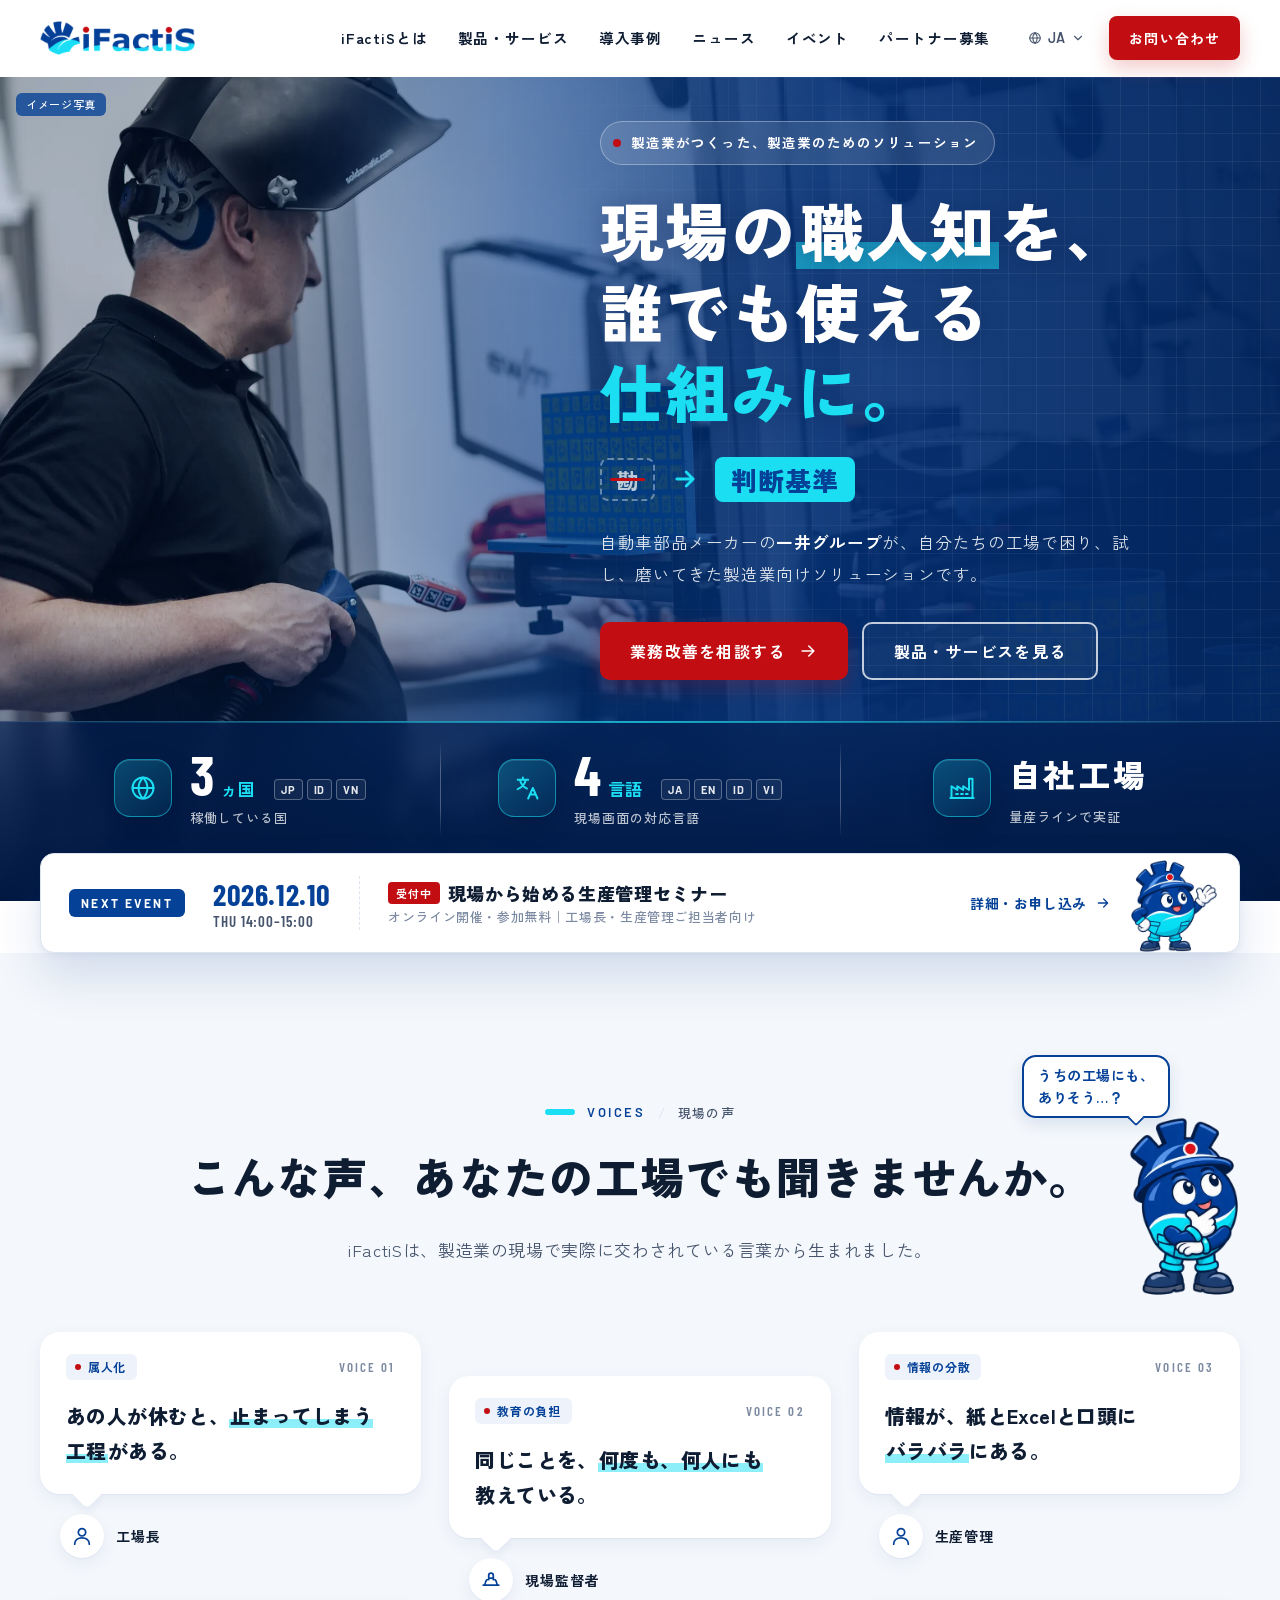
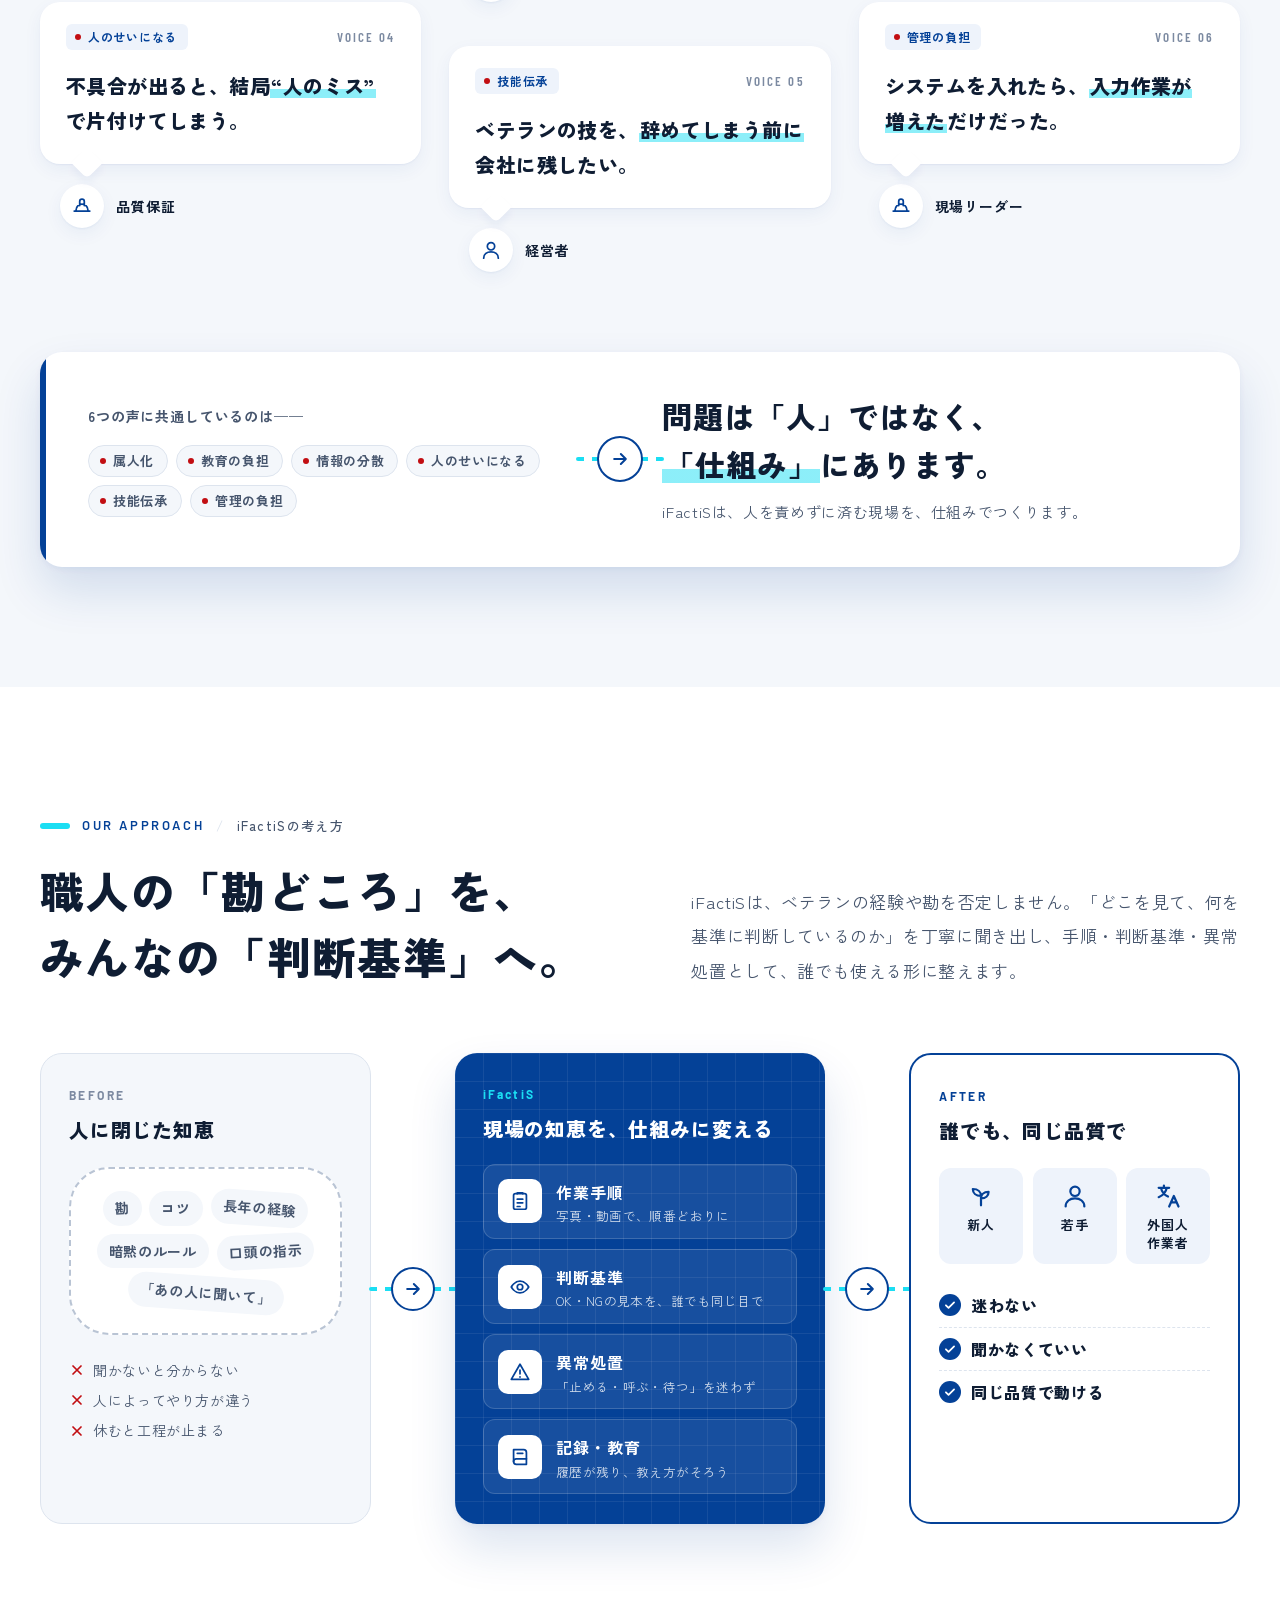
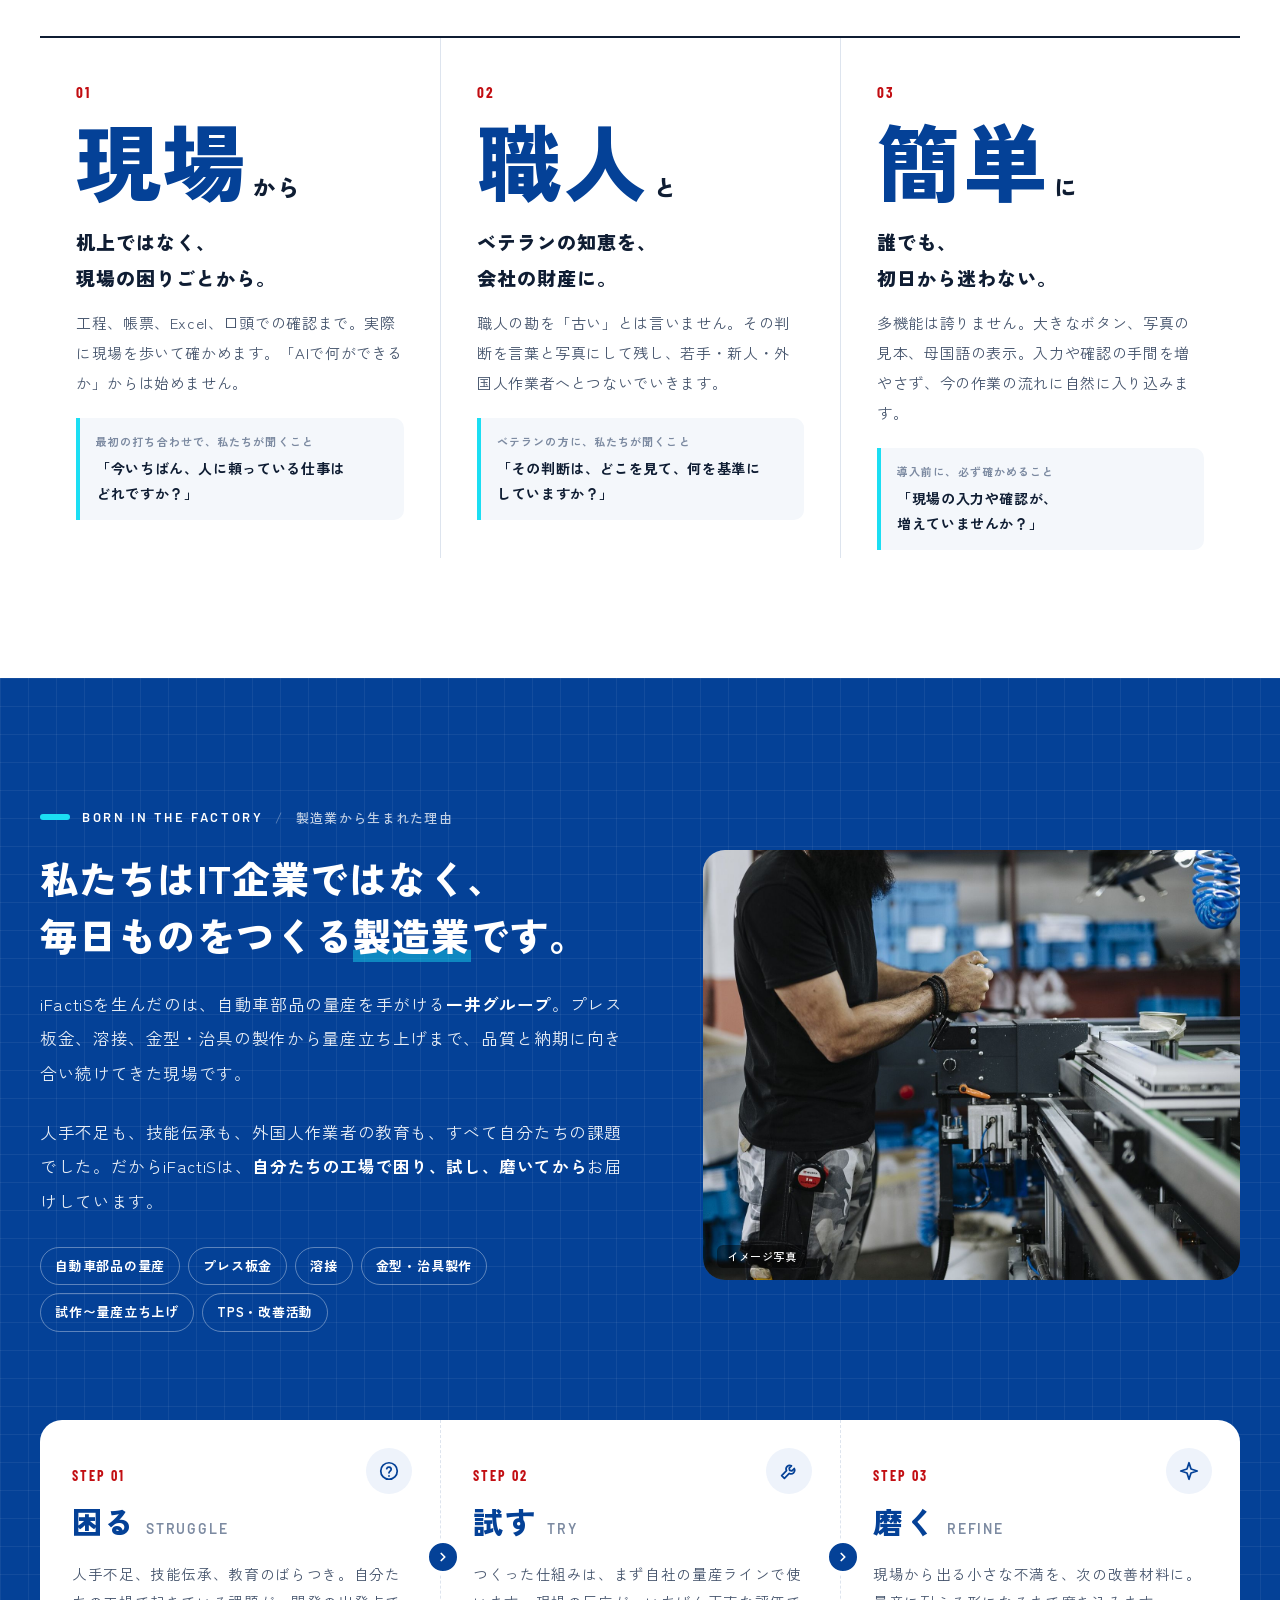
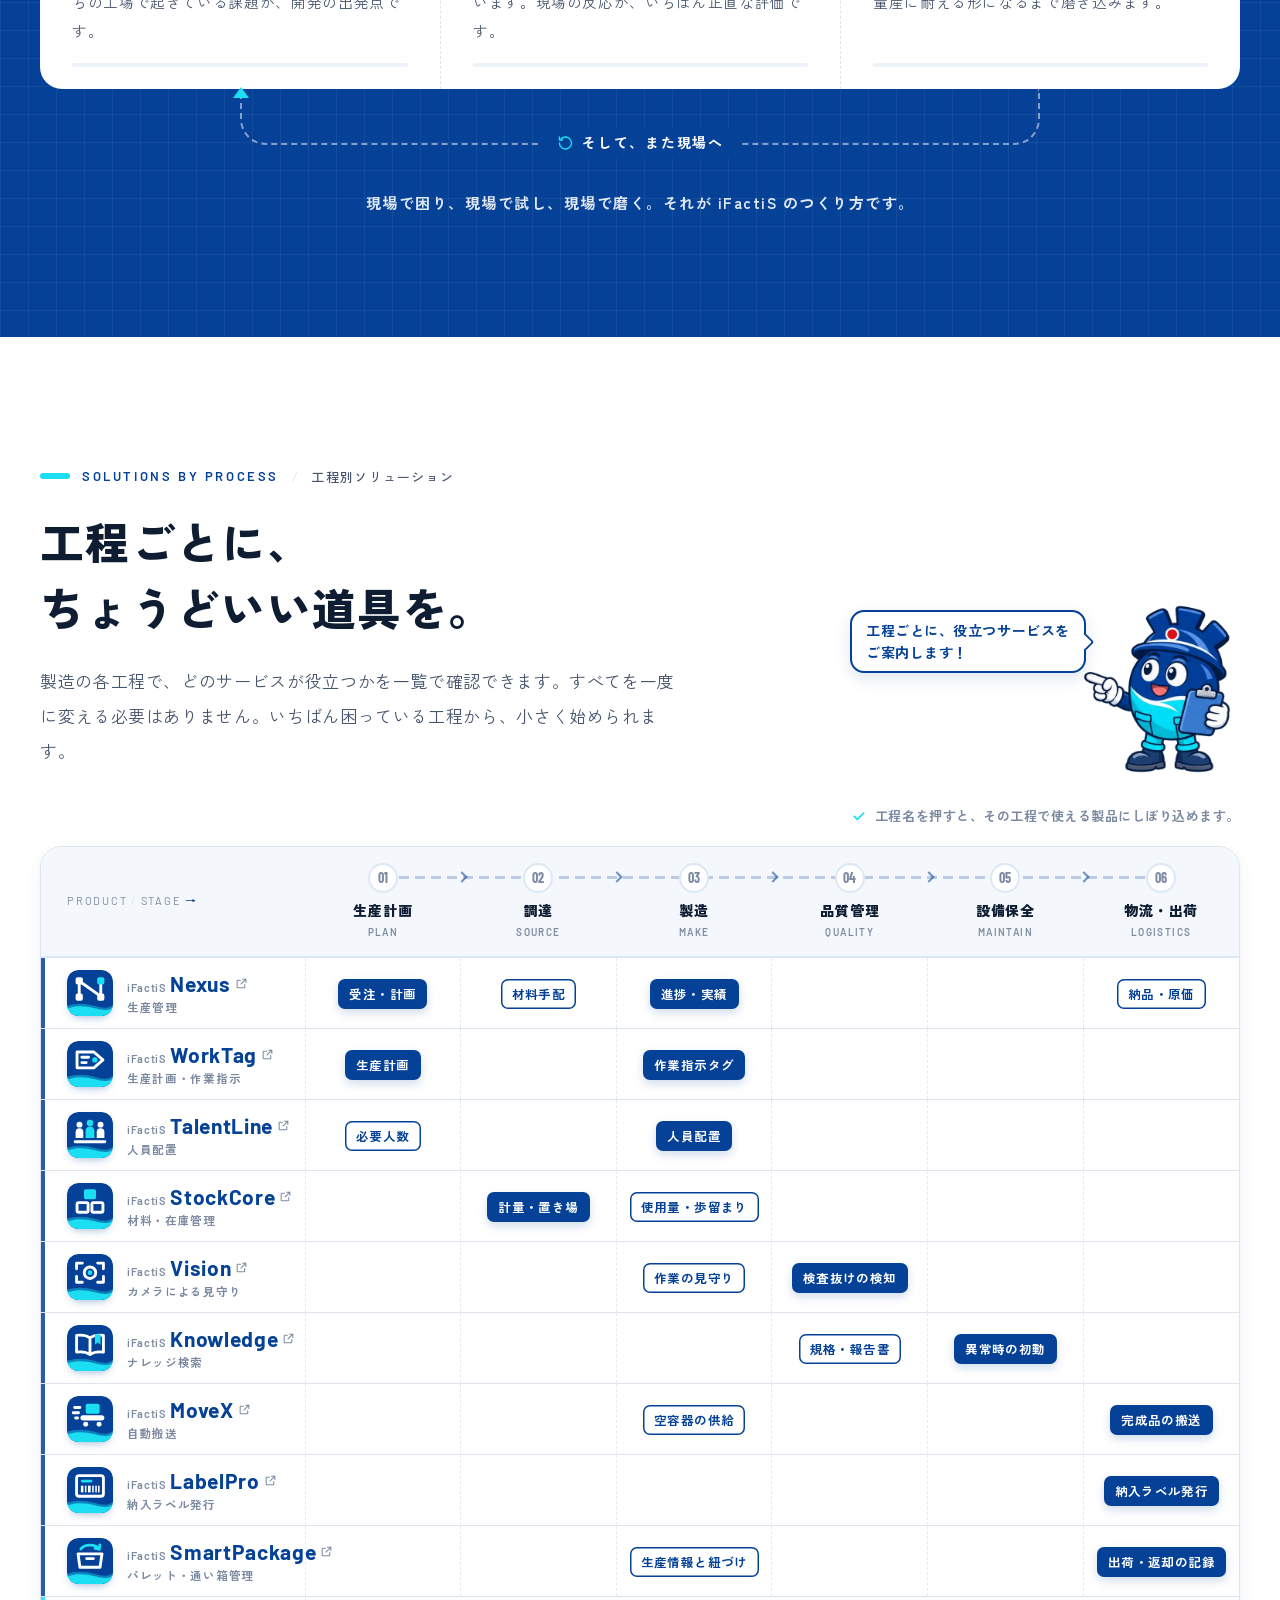
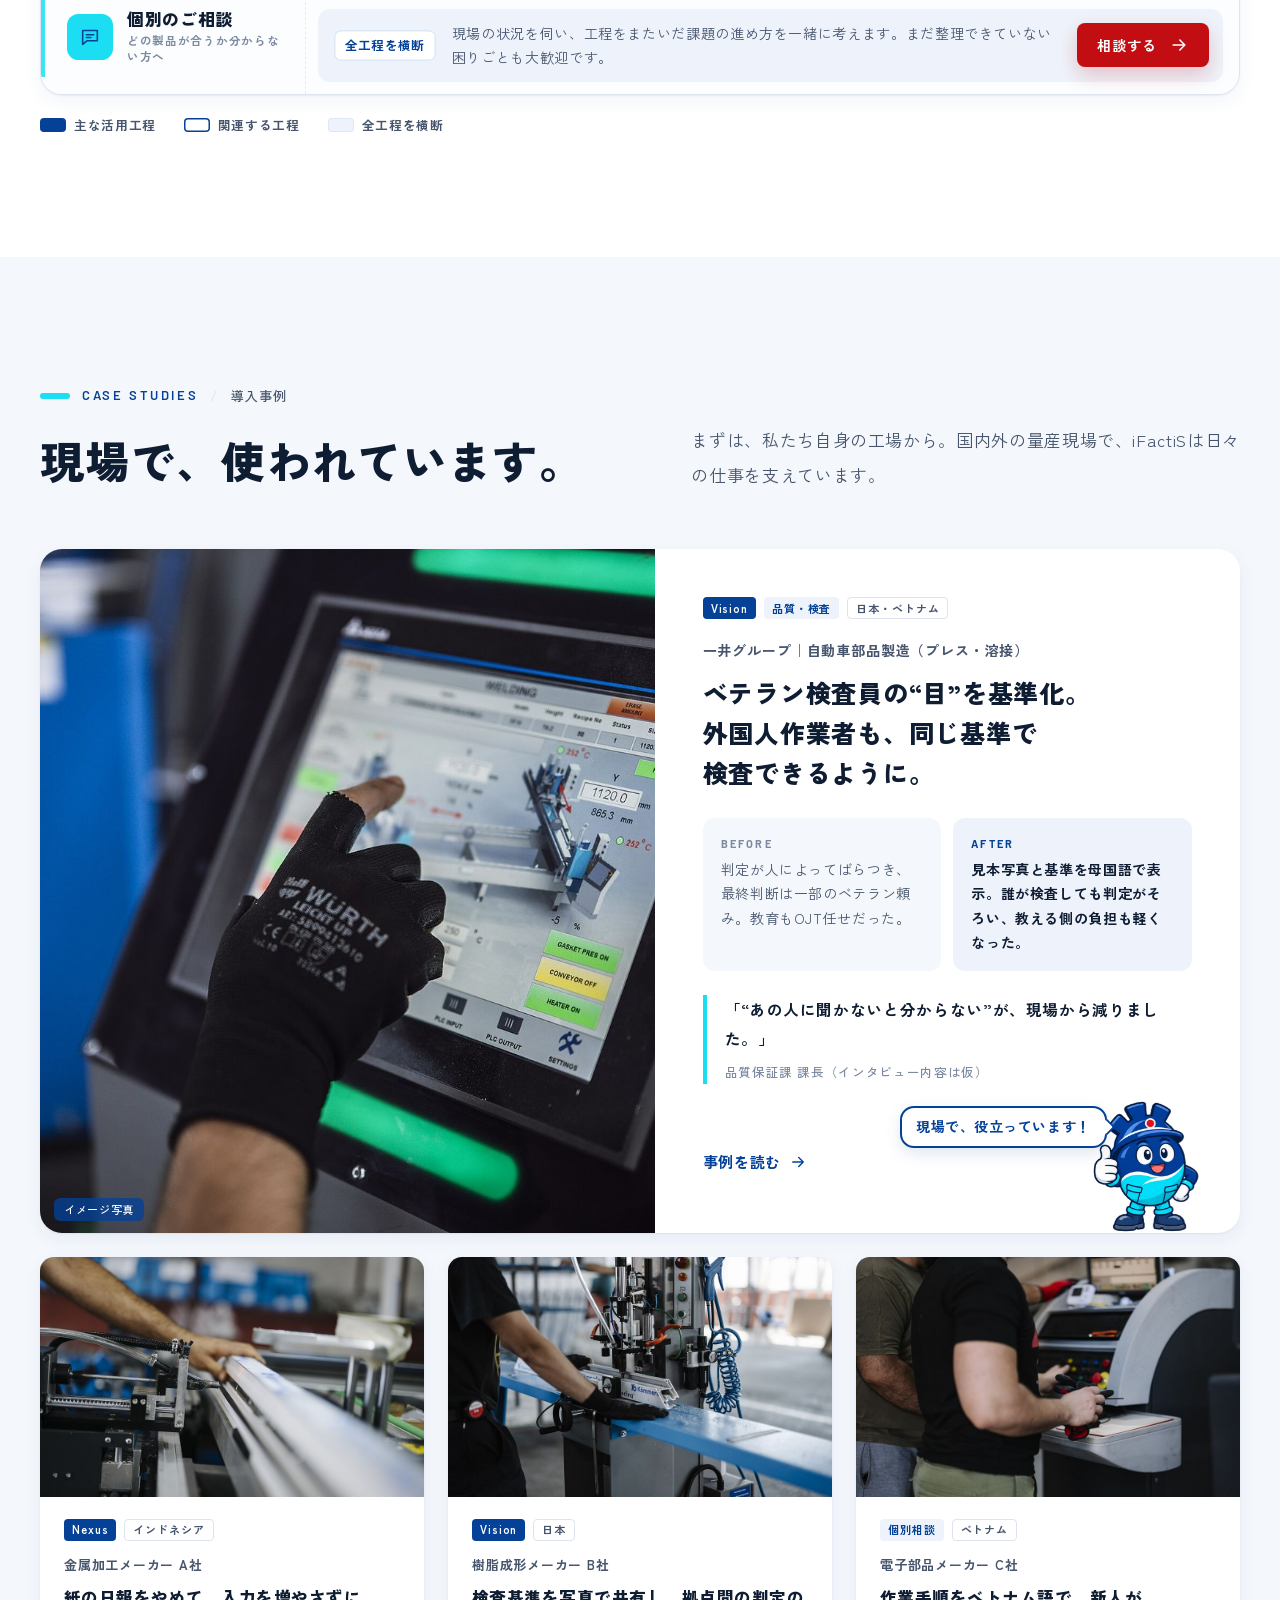
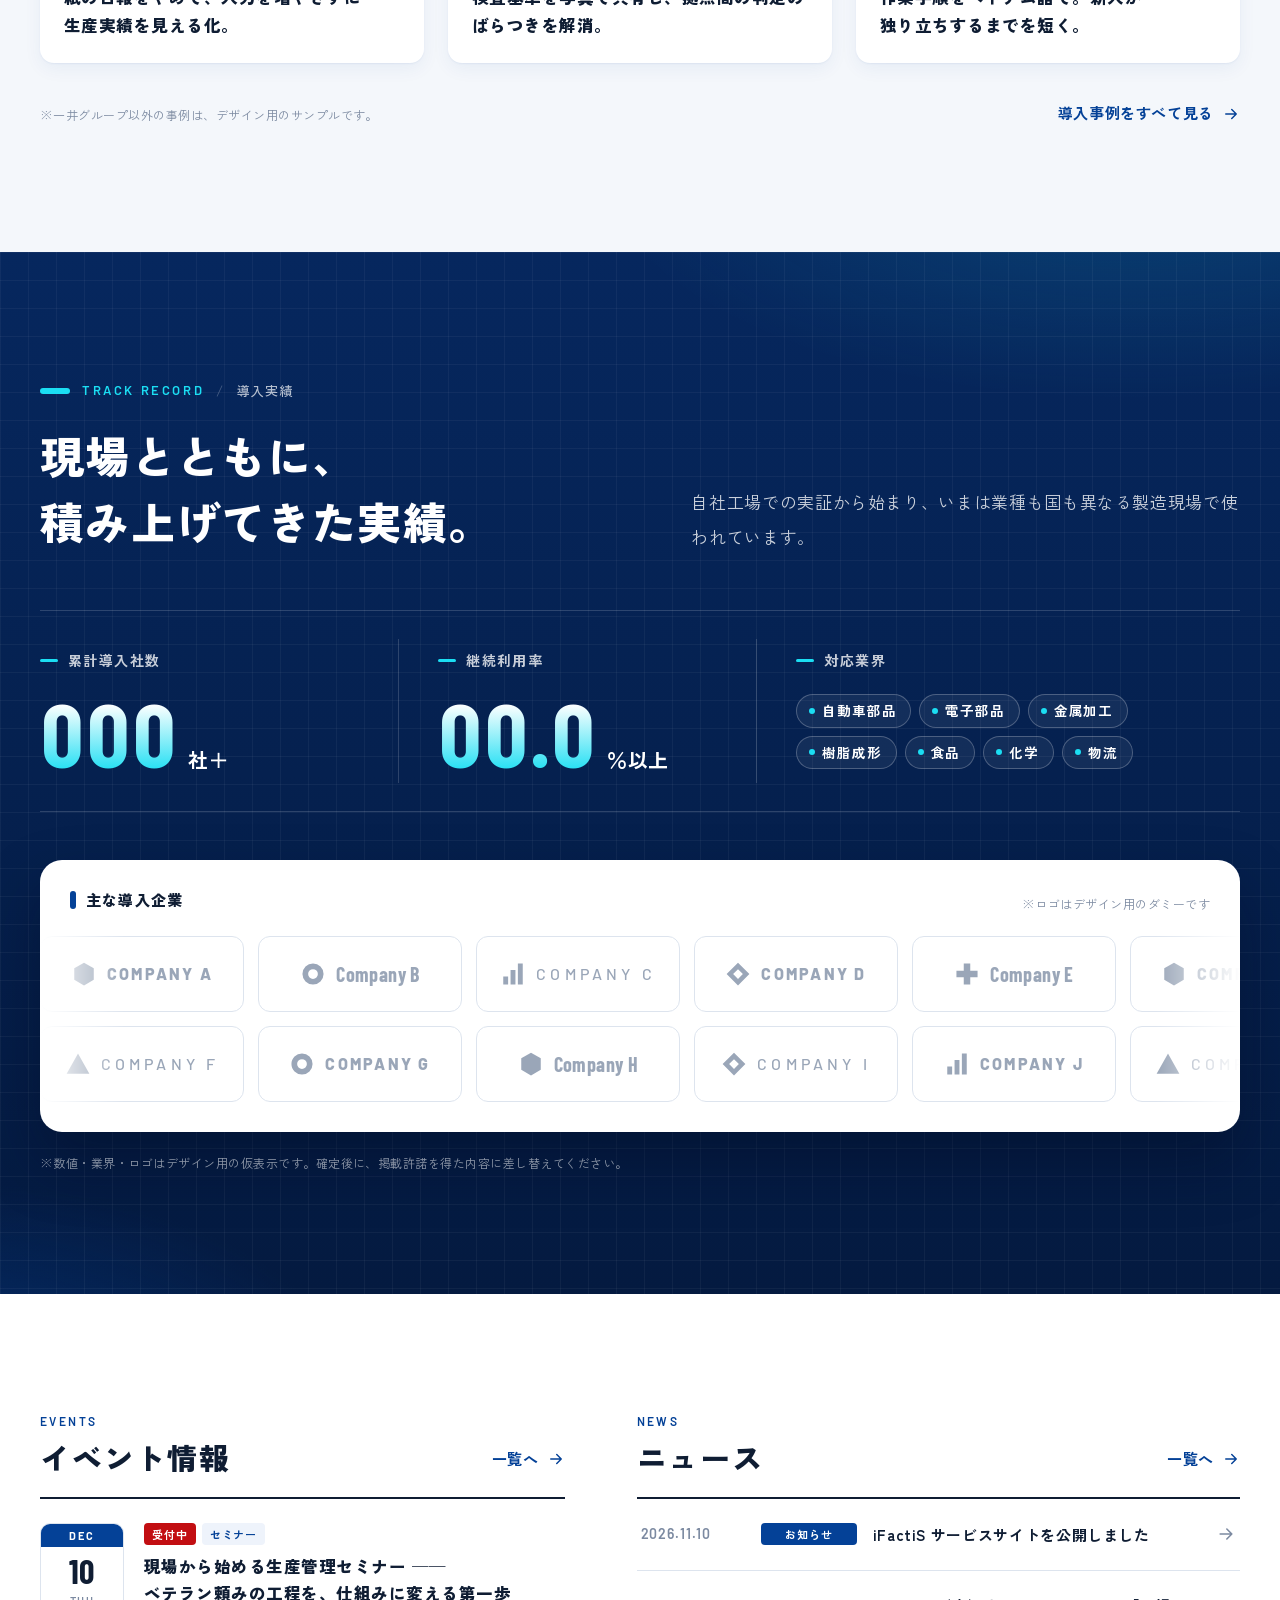
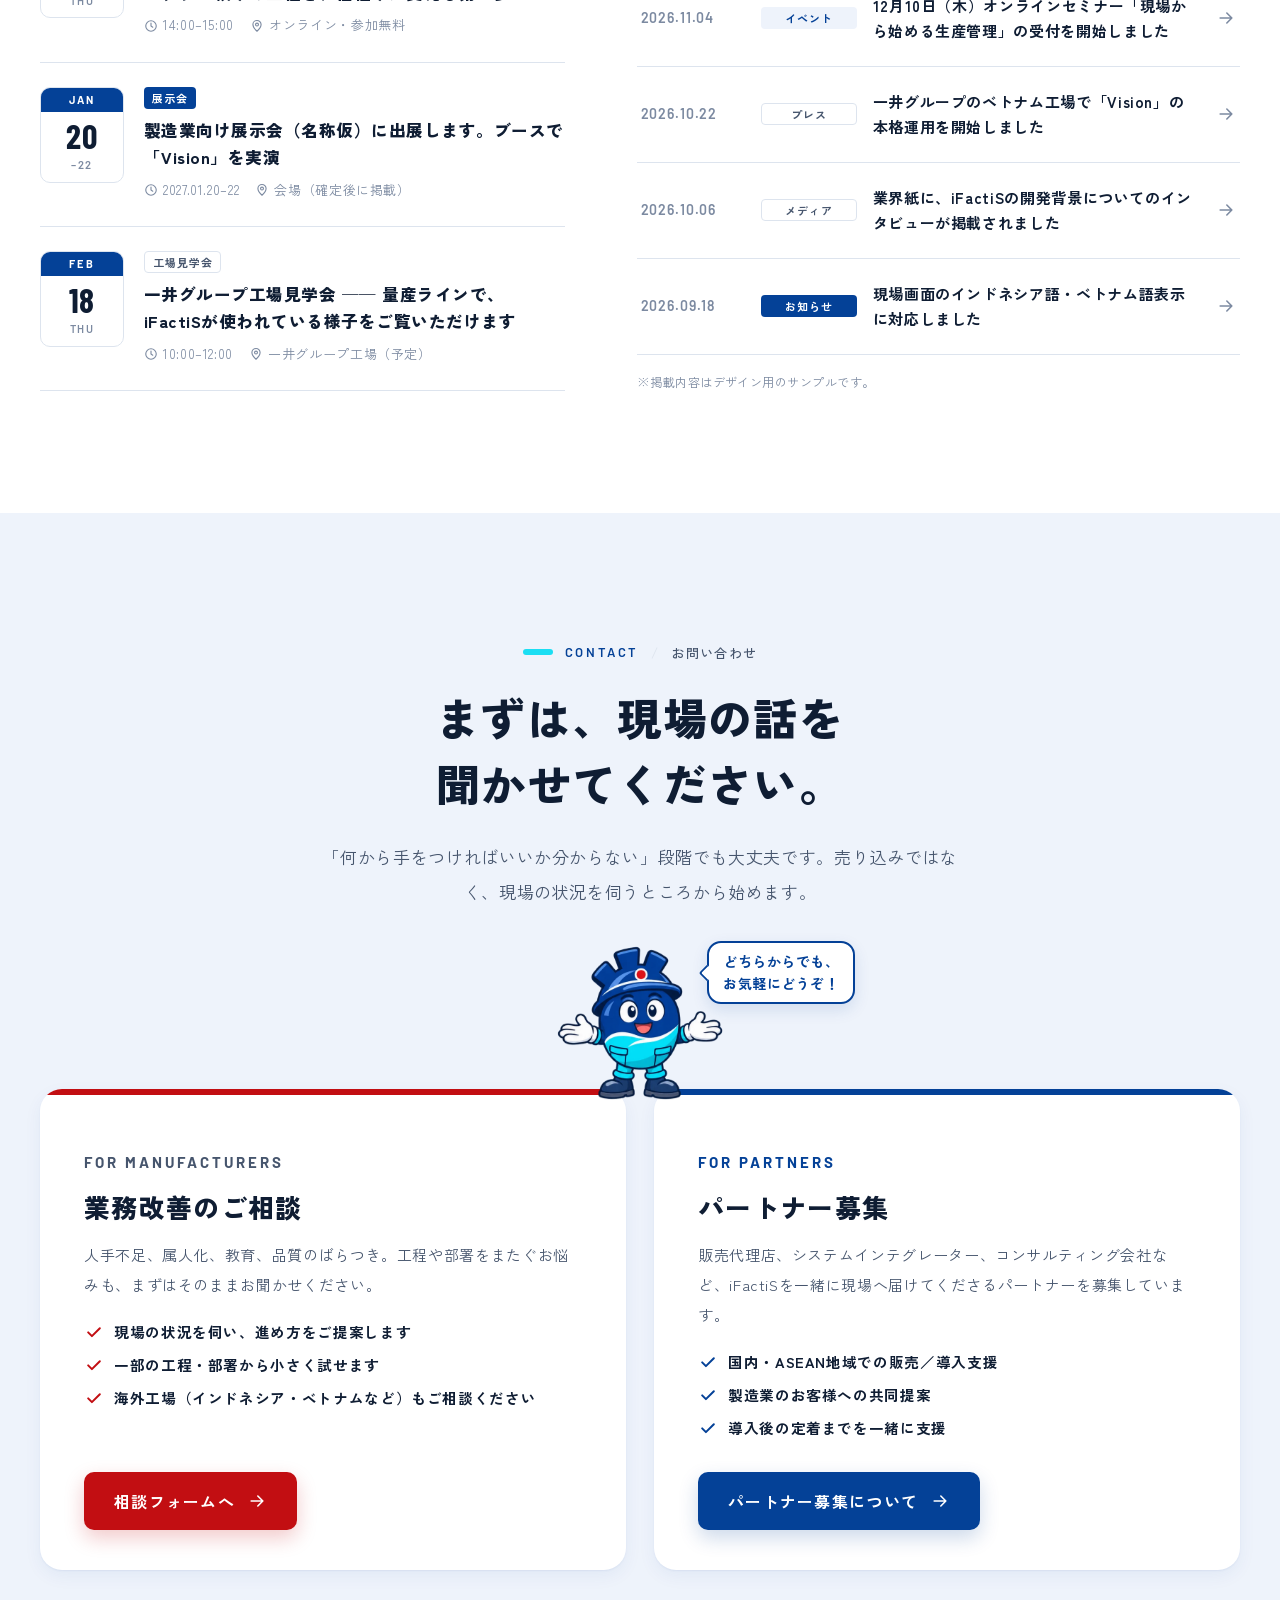
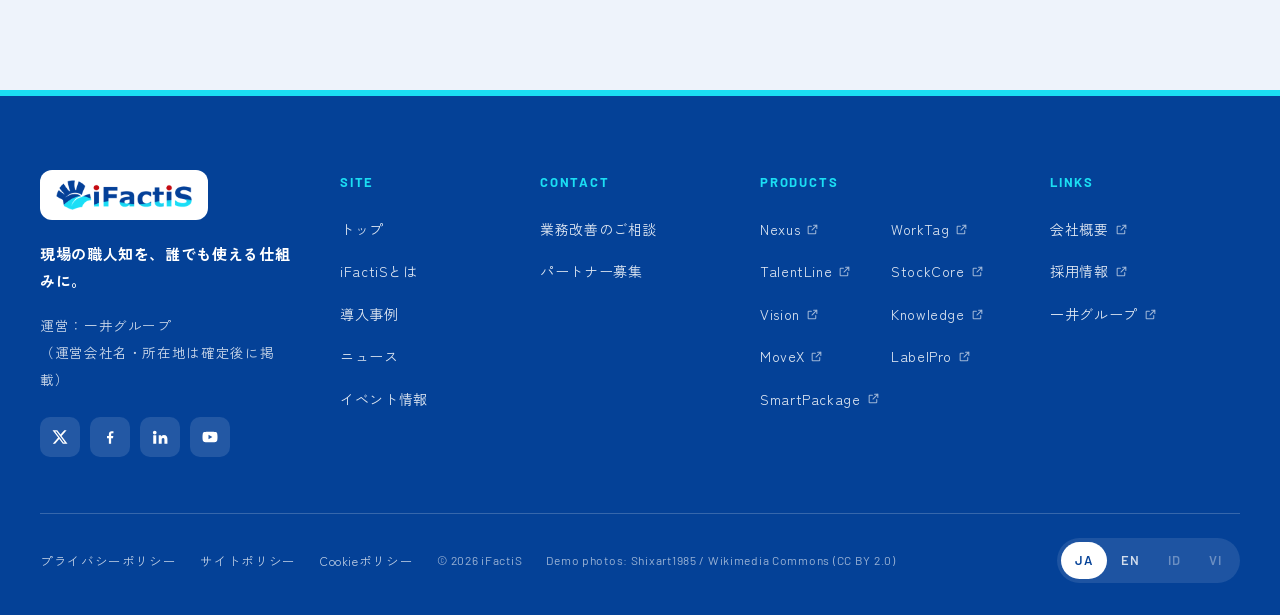
<file: index.html>
<!doctype html>
<html lang="ja">
<head>
<meta charset="utf-8">
<meta name="viewport" content="width=device-width, initial-scale=1">
<title>iFactiS（アイファクティス）｜現場の職人知を、誰でも使える仕組みに。</title>
<meta name="description" content="iFactiSは、自動車部品メーカーの一井グループが自社の工場で困り、試し、磨いてきた製造業向けソリューションです。ベテランの手順・判断基準・異常対応を、新人や外国人作業者でも迷わず使える形に変えます。">
<meta name="theme-color" content="#044197">

<!-- 多言語対応：JA / EN（ID・VI は準備中）。URL は確定後に差し替え -->
<link rel="alternate" hreflang="ja" href="https://example.com/">
<link rel="alternate" hreflang="en" href="https://example.com/?lang=en">
<link rel="alternate" hreflang="x-default" href="https://example.com/">

<!-- OGP -->
<meta property="og:type" content="website">
<meta property="og:title" content="iFactiS｜現場の職人知を、誰でも使える仕組みに。">
<meta property="og:description" content="製造業がつくった、製造業のためのソリューション。">
<meta property="og:image" content="assets/img/ogp.png">
<meta property="og:locale" content="ja_JP">
<meta property="og:locale:alternate" content="en_US">

<link rel="preconnect" href="https://fonts.googleapis.com">
<link rel="preconnect" href="https://fonts.gstatic.com" crossorigin>
<link href="https://fonts.googleapis.com/css2?family=Barlow+Condensed:wght@600;700&family=Barlow:wght@400;500;600;700;800&family=Zen+Kaku+Gothic+New:wght@400;500;700;900&display=swap" rel="stylesheet">
<link rel="stylesheet" href="assets/css/style.css">
<script>
  /* 言語の初期判定（?lang=en または前回の選択）。英語表示の場合は切替完了まで一瞬だけ非表示にしてチラつきを防ぐ */
  (function () {
    var d = document.documentElement, l = null;
    d.classList.add('js');
    try { l = new URLSearchParams(location.search).get('lang') || localStorage.getItem('ifactis-lang'); } catch (e) {}
    if (l === 'en') {
      d.lang = 'en';
      d.classList.add('i18n-loading');
      setTimeout(function () { d.classList.remove('i18n-loading'); }, 3000);
    }
  })();
</script>

<!-- ============================================================
     計測タグ（本番公開時に ID を設定して有効化）
     ・GA4         : ボタン／リンククリックは data-track 属性 → dataLayer 'cta_click' で送信
     ・HubSpot     : フォーム・トラッキングコード
     ・ヒートマップ : Microsoft Clarity 等
     ============================================================
<script async src="https://www.googletagmanager.com/gtag/js?id=G-XXXXXXXXXX"></script>
<script>window.dataLayer=window.dataLayer||[];function gtag(){dataLayer.push(arguments);}gtag('js',new Date());gtag('config','G-XXXXXXXXXX');</script>
<script id="hs-script-loader" async defer src="//js.hs-scripts.com/XXXXXXXX.js"></script>
<script>(function(c,l,a,r,i,t,y){c[a]=c[a]||function(){(c[a].q=c[a].q||[]).push(arguments)};t=l.createElement(r);t.async=1;t.src="https://www.clarity.ms/tag/"+i;y=l.getElementsByTagName(r)[0];y.parentNode.insertBefore(t,y);})(window,document,"clarity","script","XXXXXXXXXX");</script>
-->
</head>
<body>

<!-- ============ Icon sprite（線画・単色・角丸で統一） ============ -->
<svg width="0" height="0" style="position:absolute" aria-hidden="true">
  <defs>
    <symbol id="i-arrow" viewBox="0 0 24 24"><path d="M5 12h14M13 6l6 6-6 6"/></symbol>
    <symbol id="i-ext" viewBox="0 0 24 24"><path d="M14 4h6v6M20 4l-9 9M18 14v5a1 1 0 0 1-1 1H5a1 1 0 0 1-1-1V7a1 1 0 0 1 1-1h5"/></symbol>
    <symbol id="i-globe" viewBox="0 0 24 24"><circle cx="12" cy="12" r="9"/><path d="M3 12h18M12 3c2.5 2.6 3.8 5.6 3.8 9s-1.3 6.4-3.8 9c-2.5-2.6-3.8-5.6-3.8-9S9.5 5.6 12 3z"/></symbol>
    <symbol id="i-chev" viewBox="0 0 24 24"><path d="M6 9l6 6 6-6"/></symbol>
    <symbol id="i-check" viewBox="0 0 24 24"><path d="M5 12.5l4.5 4.5L19 7.5"/></symbol>
    <symbol id="i-x" viewBox="0 0 24 24"><path d="M6 6l12 12M18 6L6 18"/></symbol>
    <symbol id="i-menu" viewBox="0 0 24 24"><path d="M4 7h16M4 12h16M4 17h16"/></symbol>
    <symbol id="i-user" viewBox="0 0 24 24"><circle cx="12" cy="8" r="4"/><path d="M4 21c0-4.4 3.6-7 8-7s8 2.6 8 7"/></symbol>
    <symbol id="i-helmet" viewBox="0 0 24 24"><path d="M3.5 17.5h17M5.5 17.5v-1a6.5 6.5 0 0 1 13 0v1M9.5 11.5V7a2.5 2.5 0 0 1 5 0v4.5"/></symbol>
    <symbol id="i-pin" viewBox="0 0 24 24"><path d="M12 21s7-6.2 7-11.5A7 7 0 0 0 5 9.5C5 14.8 12 21 12 21z"/><circle cx="12" cy="9.5" r="2.5"/></symbol>
    <symbol id="i-lang" viewBox="0 0 24 24"><path d="M4 5h9M8.5 3v2M6 5c.6 3.2 2.8 6 6 7.5M11 5c-.8 3.6-3.3 6.6-7 8M13 21l4-9 4 9M14.5 17.5h5"/></symbol>
    <symbol id="i-tool" viewBox="0 0 24 24"><path d="M14.7 6.3a4 4 0 0 0-5.4 5.4L4 17l3 3 5.3-5.3a4 4 0 0 0 5.4-5.4l-2.5 2.5-2.5-.5-.5-2.5z"/></symbol>
    <symbol id="i-clipboard" viewBox="0 0 24 24"><rect x="5" y="4" width="14" height="17" rx="2"/><path d="M9 4V3h6v1M9 10h6M9 14h6M9 18h3"/></symbol>
    <symbol id="i-eye" viewBox="0 0 24 24"><path d="M2.5 12S6 5.5 12 5.5 21.5 12 21.5 12 18 18.5 12 18.5 2.5 12 2.5 12z"/><circle cx="12" cy="12" r="3"/></symbol>
    <symbol id="i-alert" viewBox="0 0 24 24"><path d="M12 3.5l9.5 16.5h-19z"/><path d="M12 10v4M12 17.2v.3"/></symbol>
    <symbol id="i-book" viewBox="0 0 24 24"><path d="M5 4h11a3 3 0 0 1 3 3v13H8a3 3 0 0 1-3-3z"/><path d="M5 17a3 3 0 0 1 3-3h11M9 8h6"/></symbol>
    <symbol id="i-camera" viewBox="0 0 24 24"><path d="M4 8h3l2-3h6l2 3h3v11H4z"/><circle cx="12" cy="13" r="3.5"/></symbol>
    <symbol id="i-clock" viewBox="0 0 24 24"><circle cx="12" cy="12" r="9"/><path d="M12 7v5l3 2"/></symbol>
    <symbol id="i-board" viewBox="0 0 24 24"><rect x="3" y="4" width="18" height="16" rx="2"/><path d="M3 9h18M9 9v11M12.5 13h5M12.5 16.5h3"/></symbol>
    <symbol id="i-scan" viewBox="0 0 24 24"><path d="M4 8V5a1 1 0 0 1 1-1h3M16 4h3a1 1 0 0 1 1 1v3M20 16v3a1 1 0 0 1-1 1h-3M8 20H5a1 1 0 0 1-1-1v-3"/><path d="M8 12.5l2.5 2.5L16 9.5"/></symbol>
    <symbol id="i-chat" viewBox="0 0 24 24"><path d="M4 5h16v11H9l-5 4z"/><path d="M8 9.5h8M8 12.5h5"/></symbol>
    <symbol id="i-users" viewBox="0 0 24 24"><circle cx="9" cy="8" r="3.5"/><path d="M2.5 20c0-3.6 2.9-6 6.5-6s6.5 2.4 6.5 6M15.5 4.8a3.5 3.5 0 0 1 0 6.4M17.5 14.3c2.4.6 4 2.6 4 5.7"/></symbol>
    <symbol id="i-help" viewBox="0 0 24 24"><circle cx="12" cy="12" r="9"/><path d="M9.5 9.5a2.5 2.5 0 0 1 4.9.7c0 1.7-2.4 2.1-2.4 3.8M12 17.2v.3"/></symbol>
    <symbol id="i-star" viewBox="0 0 24 24"><path d="M12 3l2.2 6.8L21 12l-6.8 2.2L12 21l-2.2-6.8L3 12l6.8-2.2z"/></symbol>
    <symbol id="i-loop" viewBox="0 0 24 24"><path d="M4 12a8 8 0 1 0 2.3-5.6M4 4v4h4"/></symbol>
    <symbol id="i-factory" viewBox="0 0 24 24"><path d="M3 20.5V10.5l5 3.2v-3.2l5 3.2v-3.2l5 3.2V4h3v16.5z"/><path d="M2 20.5h20M7 17.2h1.5M11.2 17.2h1.5M15.4 17.2h1.5"/></symbol>
    <symbol id="i-sprout" viewBox="0 0 24 24"><path d="M12 20v-8M12 12c0-3.5-2.5-6-7-6 0 3.5 2.5 6 7 6zM12 14c0-3 2.2-5.5 6.5-5.5 0 3-2.2 5.5-6.5 5.5z"/></symbol>
    <symbol id="lg-hex" viewBox="0 0 32 32"><path d="M16 2l12 7v14l-12 7-12-7V9z"/></symbol>
    <symbol id="lg-ring" viewBox="0 0 32 32"><path fill-rule="evenodd" d="M16 3a13 13 0 1 0 0 26 13 13 0 0 0 0-26zm0 7a6 6 0 1 1 0 12 6 6 0 0 1 0-12z"/></symbol>
    <symbol id="lg-bars" viewBox="0 0 32 32"><path d="M4 19h6v10H4zM13 11h6v18h-6zM22 3h6v26h-6z"/></symbol>
    <symbol id="lg-diamond" viewBox="0 0 32 32"><path fill-rule="evenodd" d="M16 2l14 14-14 14L2 16zm0 8l-6 6 6 6 6-6z"/></symbol>
    <symbol id="lg-plus" viewBox="0 0 32 32"><path d="M12 3h8v9h9v8h-9v9h-8v-9H3v-8h9z"/></symbol>
    <symbol id="lg-tri" viewBox="0 0 32 32"><path d="M16 3l14 25H2z"/></symbol>
    <!-- 製品ロゴ（共通の角丸タイル＋コーポレートロゴの波。単体ファイルは assets/img/products/logo/*.svg） -->
    <symbol id="pl-nexus" viewBox="0 0 48 48"><g stroke="none"><rect width="48" height="48" rx="12" fill="#044197"/><path d="M0.082 37.4C9 34.2 19 34.6 28.5 37.4S43 40 47.993 36.4A12 12 0 0 1 36 48H12A12 12 0 0 1 0.082 37.4Z" fill="#1bdef3" opacity=".42"/><path d="M0.686 40C10 36.8 19.5 37.4 29 40S43.5 42.2 47.619 39A12 12 0 0 1 36 48H12A12 12 0 0 1 0.686 40Z" fill="#1bdef3"/><path d="M12.75 27.5V11.5L35.25 27.5V11.5" stroke="#fff" stroke-width="3" stroke-linecap="round" stroke-linejoin="round" fill="none"/><g fill="#fff"><rect x="9" y="24.5" width="7.5" height="7.5" rx="2"/><rect x="9" y="7.5" width="7.5" height="7.5" rx="2"/><rect x="31.5" y="24.5" width="7.5" height="7.5" rx="2"/></g><rect x="31.5" y="7.5" width="7.5" height="7.5" rx="2" fill="#1bdef3"/></g></symbol>
    <symbol id="pl-worktag" viewBox="0 0 48 48"><g stroke="none"><rect width="48" height="48" rx="12" fill="#044197"/><path d="M0.082 37.4C9 34.2 19 34.6 28.5 37.4S43 40 47.993 36.4A12 12 0 0 1 36 48H12A12 12 0 0 1 0.082 37.4Z" fill="#1bdef3" opacity=".42"/><path d="M0.686 40C10 36.8 19.5 37.4 29 40S43.5 42.2 47.619 39A12 12 0 0 1 36 48H12A12 12 0 0 1 0.686 40Z" fill="#1bdef3"/><path d="M10.5 11.5H28L37.5 19.75 28 28H10.5Z" stroke="#fff" stroke-width="3" stroke-linecap="round" stroke-linejoin="round" fill="none"/><path d="M15.5 17H22.5M15.5 22.5H20" stroke="#fff" stroke-width="3" stroke-linecap="round" stroke-linejoin="round" fill="none"/><circle cx="29" cy="19.75" r="2.7" fill="#1bdef3"/></g></symbol>
    <symbol id="pl-talentline" viewBox="0 0 48 48"><g stroke="none"><rect width="48" height="48" rx="12" fill="#044197"/><path d="M0.082 37.4C9 34.2 19 34.6 28.5 37.4S43 40 47.993 36.4A12 12 0 0 1 36 48H12A12 12 0 0 1 0.082 37.4Z" fill="#1bdef3" opacity=".42"/><path d="M0.686 40C10 36.8 19.5 37.4 29 40S43.5 42.2 47.619 39A12 12 0 0 1 36 48H12A12 12 0 0 1 0.686 40Z" fill="#1bdef3"/><g fill="#fff"><circle cx="13" cy="13.2" r="3.1"/><path d="M9 27V21a4 4 0 0 1 8 0v6Z"/><circle cx="35" cy="13.2" r="3.1"/><path d="M31 27V21a4 4 0 0 1 8 0v6Z"/></g><g fill="#1bdef3"><circle cx="24" cy="11.6" r="3.4"/><path d="M19.4 27V19.8a4.6 4.6 0 0 1 9.2 0V27Z"/></g><path d="M8.5 31H39.5" stroke="#fff" stroke-width="3" stroke-linecap="round" stroke-linejoin="round" fill="none"/></g></symbol>
    <symbol id="pl-stockcore" viewBox="0 0 48 48"><g stroke="none"><rect width="48" height="48" rx="12" fill="#044197"/><path d="M0.082 37.4C9 34.2 19 34.6 28.5 37.4S43 40 47.993 36.4A12 12 0 0 1 36 48H12A12 12 0 0 1 0.082 37.4Z" fill="#1bdef3" opacity=".42"/><path d="M0.686 40C10 36.8 19.5 37.4 29 40S43.5 42.2 47.619 39A12 12 0 0 1 36 48H12A12 12 0 0 1 0.686 40Z" fill="#1bdef3"/><rect x="10.5" y="20.5" width="11.5" height="10" rx="1.6" stroke="#fff" stroke-width="3" stroke-linecap="round" stroke-linejoin="round" fill="none"/><rect x="26" y="20.5" width="11.5" height="10" rx="1.6" stroke="#fff" stroke-width="3" stroke-linecap="round" stroke-linejoin="round" fill="none"/><rect x="17.75" y="6.5" width="12.5" height="10.5" rx="1.8" fill="#1bdef3"/></g></symbol>
    <symbol id="pl-vision" viewBox="0 0 48 48"><g stroke="none"><rect width="48" height="48" rx="12" fill="#044197"/><path d="M0.082 37.4C9 34.2 19 34.6 28.5 37.4S43 40 47.993 36.4A12 12 0 0 1 36 48H12A12 12 0 0 1 0.082 37.4Z" fill="#1bdef3" opacity=".42"/><path d="M0.686 40C10 36.8 19.5 37.4 29 40S43.5 42.2 47.619 39A12 12 0 0 1 36 48H12A12 12 0 0 1 0.686 40Z" fill="#1bdef3"/><path d="M10 15.5V9.5H16M32 9.5H38V15.5M38 23.5V29.5H32M16 29.5H10V23.5" stroke="#fff" stroke-width="3" stroke-linecap="round" stroke-linejoin="round" fill="none"/><circle cx="24" cy="19.5" r="6" stroke="#fff" stroke-width="3" stroke-linecap="round" stroke-linejoin="round" fill="none"/><circle cx="24" cy="19.5" r="2.5" fill="#1bdef3"/></g></symbol>
    <symbol id="pl-knowledge" viewBox="0 0 48 48"><g stroke="none"><rect width="48" height="48" rx="12" fill="#044197"/><path d="M0.082 37.4C9 34.2 19 34.6 28.5 37.4S43 40 47.993 36.4A12 12 0 0 1 36 48H12A12 12 0 0 1 0.082 37.4Z" fill="#1bdef3" opacity=".42"/><path d="M0.686 40C10 36.8 19.5 37.4 29 40S43.5 42.2 47.619 39A12 12 0 0 1 36 48H12A12 12 0 0 1 0.686 40Z" fill="#1bdef3"/><path d="M24 13.4C20.4 10.9 15.4 10.2 10 10.9V28.3C15.4 27.6 20.4 28.3 24 30.8 27.6 28.3 32.6 27.6 38 28.3V10.9C32.6 10.2 27.6 10.9 24 13.4ZM24 13.4V30.8" stroke="#fff" stroke-width="3" stroke-linecap="round" stroke-linejoin="round" fill="none"/><path d="M29.2 9.6H35V20.5L32.1 18.2 29.2 20.5Z" fill="#1bdef3"/></g></symbol>
    <symbol id="pl-movex" viewBox="0 0 48 48"><g stroke="none"><rect width="48" height="48" rx="12" fill="#044197"/><path d="M0.082 37.4C9 34.2 19 34.6 28.5 37.4S43 40 47.993 36.4A12 12 0 0 1 36 48H12A12 12 0 0 1 0.082 37.4Z" fill="#1bdef3" opacity=".42"/><path d="M0.686 40C10 36.8 19.5 37.4 29 40S43.5 42.2 47.619 39A12 12 0 0 1 36 48H12A12 12 0 0 1 0.686 40Z" fill="#1bdef3"/><rect x="19.5" y="8" width="14.5" height="10.5" rx="1.8" fill="#1bdef3"/><rect x="14" y="20" width="25" height="5.5" rx="2.75" fill="#fff"/><g fill="#fff"><circle cx="19.5" cy="29.4" r="2.6"/><circle cx="33.5" cy="29.4" r="2.6"/></g><path d="M8 12H13.5M6.5 17.5H12M9 23H11" stroke="#fff" stroke-width="3" stroke-linecap="round" stroke-linejoin="round" fill="none"/></g></symbol>
    <symbol id="pl-labelpro" viewBox="0 0 48 48"><g stroke="none"><rect width="48" height="48" rx="12" fill="#044197"/><path d="M0.082 37.4C9 34.2 19 34.6 28.5 37.4S43 40 47.993 36.4A12 12 0 0 1 36 48H12A12 12 0 0 1 0.082 37.4Z" fill="#1bdef3" opacity=".42"/><path d="M0.686 40C10 36.8 19.5 37.4 29 40S43.5 42.2 47.619 39A12 12 0 0 1 36 48H12A12 12 0 0 1 0.686 40Z" fill="#1bdef3"/><rect x="10" y="9" width="28" height="21.5" rx="2.6" stroke="#fff" stroke-width="3" stroke-linecap="round" stroke-linejoin="round" fill="none"/><rect x="14.5" y="13.2" width="12" height="3" rx="1.5" fill="#1bdef3"/><g fill="#fff"><rect x="14.5" y="19.5" width="2.6" height="7"/><rect x="18.7" y="19.5" width="1.6" height="7"/><rect x="21.9" y="19.5" width="2.8" height="7"/><rect x="26.3" y="19.5" width="1.6" height="7"/><rect x="29.5" y="19.5" width="1.6" height="7"/><rect x="32.4" y="19.5" width="1.6" height="7"/></g></g></symbol>
    <symbol id="pl-smartpackage" viewBox="0 0 48 48"><g stroke="none"><rect width="48" height="48" rx="12" fill="#044197"/><path d="M0.082 37.4C9 34.2 19 34.6 28.5 37.4S43 40 47.993 36.4A12 12 0 0 1 36 48H12A12 12 0 0 1 0.082 37.4Z" fill="#1bdef3" opacity=".42"/><path d="M0.686 40C10 36.8 19.5 37.4 29 40S43.5 42.2 47.619 39A12 12 0 0 1 36 48H12A12 12 0 0 1 0.686 40Z" fill="#1bdef3"/><path d="M11.5 16.5H36.5L34.5 30.5H13.5Z" stroke="#fff" stroke-width="3" stroke-linecap="round" stroke-linejoin="round" fill="none"/><path d="M20.5 21.5H27.5" stroke="#fff" stroke-width="3" stroke-linecap="round" stroke-linejoin="round" fill="none"/><path d="M14.5 11.5C18 6 30 6 33.5 11.5" stroke="#1bdef3" stroke-width="3" stroke-linecap="round" stroke-linejoin="round" fill="none"/><path d="M34.3 7.2 33.6 11.6 29.3 10.7" stroke="#1bdef3" stroke-width="3" stroke-linecap="round" stroke-linejoin="round" fill="none"/></g></symbol>
  </defs>
</svg>

<!-- ======================================================================
     Header
     ====================================================================== -->
<header class="site-header" id="top">
  <div class="container header-inner">
    <a class="logo" href="#top" aria-label="iFactiS トップへ" data-i18n-attr="aria-label:a11y.home">
      <img class="logo-img" src="assets/img/logo-ifactis.png" alt="" width="400" height="88">
    </a>

    <nav class="gnav" id="gnav" aria-label="グローバルナビゲーション" data-i18n-attr="aria-label:a11y.gnav">
      <ul>
        <li><a href="#about" data-i18n="nav.about">iFactiSとは</a></li>
        <li><a href="#products" data-i18n="nav.products">製品・サービス</a></li>
        <li><a href="#cases" data-i18n="nav.cases">導入事例</a></li>
        <li><a href="#news" data-i18n="nav.news">ニュース</a></li>
        <li><a href="#events" data-i18n="nav.events">イベント</a></li>
        <li><a href="#contact" data-track="nav_partner" data-i18n="nav.partners">パートナー募集</a></li>
        <li class="gnav-cta"><a class="btn btn-red" href="#contact" data-track="nav_contact_sp"><span data-i18n="cta.contact">お問い合わせ</span><svg class="icon icon-arrow"><use href="#i-arrow"/></svg></a></li>
      </ul>
    </nav>

    <div class="header-actions">
      <div class="lang">
        <button class="lang-btn" type="button" aria-haspopup="true" aria-expanded="false" aria-label="言語を選択" data-i18n-attr="aria-label:a11y.lang">
          <svg class="icon icon-s"><use href="#i-globe"/></svg><span class="lang-label">JA</span><svg class="icon icon-s chev"><use href="#i-chev"/></svg>
        </button>
        <div class="lang-menu" role="menu">
          <a href="?lang=ja" role="menuitem" data-set-lang="ja" aria-current="true" lang="ja">日本語<span>JA</span></a>
          <a href="?lang=en" role="menuitem" data-set-lang="en" lang="en">English<span>EN</span></a>
          <span class="is-disabled" role="menuitem" aria-disabled="true" lang="id">Bahasa Indonesia<span class="soon" data-i18n="lang.soon">準備中</span></span>
          <span class="is-disabled" role="menuitem" aria-disabled="true" lang="vi">Tiếng Việt<span class="soon" data-i18n="lang.soon">準備中</span></span>
        </div>
      </div>
      <a class="btn btn-red btn-sm" href="#contact" data-track="header_contact" data-i18n="cta.contact">お問い合わせ</a>
      <button class="menu-toggle" type="button" aria-controls="gnav" aria-expanded="false" aria-label="メニューを開く">
        <svg class="icon"><use href="#i-menu"/></svg>
      </button>
    </div>
  </div>
</header>

<main>

<!-- ======================================================================
     First view（現場の写真を全面に。本番は一井グループ工場で撮影した写真・動画に差し替え）
     ====================================================================== -->
<section class="fv" aria-labelledby="hero-title">
  <div class="fv-media" aria-hidden="true">
    <picture>
      <source type="image/webp" srcset="assets/img/hero-wide-1200.webp 1200w, assets/img/hero-wide-2400.webp 2400w" sizes="100vw">
      <img src="assets/img/hero-wide-2400.jpg" srcset="assets/img/hero-wide-1200.jpg 1200w, assets/img/hero-wide-2400.jpg 2400w" sizes="100vw" alt="" width="2400" height="1597" fetchpriority="high" decoding="async">
    </picture>
    <!-- 動画に差し替える場合（10〜15秒・無音のループ。poster は上の写真）
    <video autoplay muted loop playsinline poster="assets/img/hero-wide-2400.jpg"><source src="assets/video/hero.mp4" type="video/mp4"></video>
    -->
  </div>
  <span class="fv-cap" data-i18n="ph.caption">イメージ写真</span>

  <div class="container fv-inner">
    <div class="fv-copy">
      <p class="fv-badge"><span class="dot-red"></span><span data-i18n="hero.badge">製造業がつくった、製造業のためのソリューション</span></p>
      <h1 class="fv-title" id="hero-title" data-i18n="hero.title"><span class="line">現場の<span class="mark">職人知</span>を、</span><span class="line">誰でも使える</span><span class="line accent">仕組みに。</span></h1>

      <!-- 「これまで」→「iFactiS で」を順番に切り替えて見せる（main.js） -->
      <ul class="fv-swap" aria-label="iFactiSで変わること" data-i18n-attr="aria-label:a11y.swap">
        <li><s data-i18n="swap.1a">勘</s><span class="fv-arrow" aria-hidden="true"><svg class="icon"><use href="#i-arrow"/></svg></span><b data-i18n="swap.1b">判断基準</b></li>
        <li><s data-i18n="swap.2a">コツ</s><span class="fv-arrow" aria-hidden="true"><svg class="icon"><use href="#i-arrow"/></svg></span><b data-i18n="swap.2b">作業手順</b></li>
        <li><s data-i18n="swap.3a">「あの人に聞いて」</s><span class="fv-arrow" aria-hidden="true"><svg class="icon"><use href="#i-arrow"/></svg></span><b data-i18n="swap.3b">画面を見れば分かる</b></li>
        <li><s data-i18n="swap.4a">口頭の指示</s><span class="fv-arrow" aria-hidden="true"><svg class="icon"><use href="#i-arrow"/></svg></span><b data-i18n="swap.4b">母国語の手順書</b></li>
      </ul>

      <p class="fv-lead" data-i18n="hero.lead2">自動車部品メーカーの<strong>一井グループ</strong>が、自分たちの工場で困り、試し、磨いてきた製造業向けソリューションです。</p>
      <div class="fv-cta">
        <a class="btn btn-red" href="#contact" data-track="hero_contact"><span data-i18n="cta.consult">業務改善を相談する</span><svg class="icon icon-arrow"><use href="#i-arrow"/></svg></a>
        <a class="btn btn-ghost" href="#products" data-track="hero_products" data-i18n="hero.products">製品・サービスを見る</a>
      </div>
    </div>
  </div>

  <!-- 実績（機械の銘板のように） -->
  <div class="fv-spec">
    <ul class="container fv-spec-inner" data-stagger>
      <li class="fv-stat">
        <span class="fv-stat-icon" aria-hidden="true"><svg class="icon"><use href="#i-globe"/></svg></span>
        <span class="fv-stat-label" data-i18n="facts.countries">稼働している国</span>
        <span class="fv-stat-value"><b>3</b><span class="fv-stat-unit" data-i18n="facts.countriesUnit">ヵ国</span><span class="fv-chips"><i>JP</i><i>ID</i><i>VN</i></span></span>
      </li>
      <li class="fv-stat">
        <span class="fv-stat-icon" aria-hidden="true"><svg class="icon"><use href="#i-lang"/></svg></span>
        <span class="fv-stat-label" data-i18n="facts.langs">現場画面の対応言語</span>
        <span class="fv-stat-value"><b>4</b><span class="fv-stat-unit" data-i18n="facts.langsUnit">言語</span><span class="fv-chips"><i>JA</i><i>EN</i><i>ID</i><i>VI</i></span></span>
      </li>
      <li class="fv-stat">
        <span class="fv-stat-icon" aria-hidden="true"><svg class="icon"><use href="#i-factory"/></svg></span>
        <span class="fv-stat-label" data-i18n="fv.inhouseNote">量産ラインで実証</span>
        <span class="fv-stat-value"><b class="fv-stat-jp" data-i18n="fv.inhouse">自社工場</b></span>
      </li>
    </ul>
  </div>
</section>

<!-- Next event -->
<div class="next-event">
  <div class="container">
    <a class="ticket" href="#events" data-track="hero_event">
      <span class="ticket-label">NEXT EVENT</span>
      <span class="ticket-date"><b>2026.12.10</b><span data-i18n="ticket.time">THU 14:00–15:00</span></span>
      <span class="ticket-title"><span class="badge badge-red" data-i18n="badge.open">受付中</span><span data-i18n="ticket.title">現場から始める生産管理セミナー</span><small data-i18n="ticket.meta">オンライン開催・参加無料｜工場長・生産管理ご担当者向け</small></span>
      <span class="ticket-cta"><span data-i18n="ticket.cta">詳細・お申し込み</span><svg class="icon icon-s"><use href="#i-arrow"/></svg></span>
      <!-- マスコット：セミナーへようこそ -->
      <span class="mascot mascot--hello" aria-hidden="true"><picture><source srcset="assets/img/mascot/mascot-wave.webp" type="image/webp"><img src="assets/img/mascot/mascot-wave.png" alt="" width="411" height="440" loading="lazy" decoding="async"></picture></span>
    </a>
  </div>
</div>

<!-- ======================================================================
     Voices（現場の声）
     ====================================================================== -->
<section class="sec sec-soft grid-paper voices" aria-labelledby="voices-title">
  <div class="container">
    <div class="sec-head-center reveal">
      <p class="eyebrow">Voices<span class="jp">現場の声</span></p>
      <h2 class="sec-title" id="voices-title" data-i18n="voices.title">こんな声、<br class="br-sp">あなたの工場でも<br class="br-sp">聞きませんか。</h2>
      <p class="sec-lead" data-i18n="voices.lead">iFactiSは、製造業の現場で実際に交わされている言葉から生まれました。</p>
      <!-- マスコット：考える -->
      <div class="mascot mascot--think" aria-hidden="true" data-anim>
        <picture><source srcset="assets/img/mascot/mascot-think.webp" type="image/webp"><img src="assets/img/mascot/mascot-think.png" alt="" width="273" height="440" loading="lazy" decoding="async"></picture>
        <p class="mascot-bubble tail-b" data-i18n="mascot.think">うちの工場にも、<br>ありそう…？</p>
      </div>
    </div>

    <ul class="voice-grid">
      <li class="voice reveal">
        <div class="voice-bubble">
          <div class="voice-head"><span class="voice-tag" data-i18n="voice.1.tag">属人化</span><span class="voice-no">VOICE 01</span></div>
          <p class="voice-text" data-i18n="voice.1">あの人が休むと、<span class="mark">止まってしまう工程</span>がある。</p>
        </div>
        <p class="voice-who"><span class="avatar"><svg class="icon"><use href="#i-user"/></svg></span><span data-i18n="voice.1.who">工場長</span></p>
      </li>
      <li class="voice reveal">
        <div class="voice-bubble">
          <div class="voice-head"><span class="voice-tag" data-i18n="voice.2.tag">教育の負担</span><span class="voice-no">VOICE 02</span></div>
          <p class="voice-text" data-i18n="voice.2">同じことを、<span class="mark">何度も、何人にも</span>教えている。</p>
        </div>
        <p class="voice-who"><span class="avatar"><svg class="icon"><use href="#i-helmet"/></svg></span><span data-i18n="voice.2.who">現場監督者</span></p>
      </li>
      <li class="voice reveal">
        <div class="voice-bubble">
          <div class="voice-head"><span class="voice-tag" data-i18n="voice.3.tag">情報の分散</span><span class="voice-no">VOICE 03</span></div>
          <p class="voice-text" data-i18n="voice.3">情報が、紙とExcelと口頭に<span class="mark">バラバラ</span>にある。</p>
        </div>
        <p class="voice-who"><span class="avatar"><svg class="icon"><use href="#i-user"/></svg></span><span data-i18n="voice.3.who">生産管理</span></p>
      </li>
      <li class="voice reveal">
        <div class="voice-bubble">
          <div class="voice-head"><span class="voice-tag" data-i18n="voice.4.tag">人のせいになる</span><span class="voice-no">VOICE 04</span></div>
          <p class="voice-text" data-i18n="voice.4">不具合が出ると、結局<span class="mark">“人のミス”</span>で片付けてしまう。</p>
        </div>
        <p class="voice-who"><span class="avatar"><svg class="icon"><use href="#i-helmet"/></svg></span><span data-i18n="voice.4.who">品質保証</span></p>
      </li>
      <li class="voice reveal">
        <div class="voice-bubble">
          <div class="voice-head"><span class="voice-tag" data-i18n="voice.5.tag">技能伝承</span><span class="voice-no">VOICE 05</span></div>
          <p class="voice-text" data-i18n="voice.5">ベテランの技を、<span class="mark">辞めてしまう前に</span>会社に残したい。</p>
        </div>
        <p class="voice-who"><span class="avatar"><svg class="icon"><use href="#i-user"/></svg></span><span data-i18n="voice.5.who">経営者</span></p>
      </li>
      <li class="voice reveal">
        <div class="voice-bubble">
          <div class="voice-head"><span class="voice-tag" data-i18n="voice.6.tag">管理の負担</span><span class="voice-no">VOICE 06</span></div>
          <p class="voice-text" data-i18n="voice.6">システムを入れたら、<span class="mark">入力作業が増えた</span>だけだった。</p>
        </div>
        <p class="voice-who"><span class="avatar"><svg class="icon"><use href="#i-helmet"/></svg></span><span data-i18n="voice.6.who">現場リーダー</span></p>
      </li>
    </ul>

    <!-- 6つの声 → 共通の原因（仕組み） -->
    <div class="voices-answer" data-anim>
      <div class="va-cause">
        <p class="va-label" data-i18n="voices.common">6つの声に共通しているのは──</p>
        <ul class="va-chips" data-stagger>
          <li data-i18n="voice.1.tag">属人化</li>
          <li data-i18n="voice.2.tag">教育の負担</li>
          <li data-i18n="voice.3.tag">情報の分散</li>
          <li data-i18n="voice.4.tag">人のせいになる</li>
          <li data-i18n="voice.5.tag">技能伝承</li>
          <li data-i18n="voice.6.tag">管理の負担</li>
        </ul>
      </div>
      <div class="va-arrow" aria-hidden="true"><i class="flow-track"></i><span><svg class="icon"><use href="#i-arrow"/></svg></span></div>
      <div class="va-statement">
        <p class="va-main" data-i18n="voices.answer">問題は「人」ではなく、<br><span class="mark">「仕組み」</span>にあります。</p>
        <p class="va-sub" data-i18n="voices.answerSub">iFactiSは、人を責めずに済む現場を、仕組みでつくります。</p>
      </div>
    </div>
  </div>
</section>

<!-- ======================================================================
     Approach（iFactiSの考え方）
     ====================================================================== -->
<section class="sec" id="about" aria-labelledby="about-title">
  <div class="container">
    <div class="sec-head-row reveal">
      <div>
        <p class="eyebrow">Our Approach<span class="jp">iFactiSの考え方</span></p>
        <h2 class="sec-title" id="about-title" data-i18n="about.title">職人の「勘どころ」を、<br>みんなの「判断基準」へ。</h2>
      </div>
      <p class="sec-lead" data-i18n="about.lead">iFactiSは、ベテランの経験や勘を否定しません。「どこを見て、何を基準に判断しているのか」を丁寧に聞き出し、手順・判断基準・異常処置として、誰でも使える形に整えます。</p>
    </div>

    <div class="flow" data-anim>
      <div class="flow-card flow-before">
        <span class="flow-label">BEFORE</span>
        <h3 data-i18n="flow.before">人に閉じた知恵</h3>
        <div class="tacit-cloud" aria-label="暗黙知の例" data-i18n-attr="aria-label:a11y.cloud" data-stagger>
          <span data-i18n="flow.chip1">勘</span><span data-i18n="flow.chip2">コツ</span><span data-i18n="flow.chip3">長年の経験</span><span data-i18n="flow.chip4">暗黙のルール</span><span data-i18n="flow.chip5">口頭の指示</span><span data-i18n="flow.chip6">「あの人に聞いて」</span>
        </div>
        <ul class="x-list">
          <li><svg class="icon"><use href="#i-x"/></svg><span data-i18n="flow.x1">聞かないと分からない</span></li>
          <li><svg class="icon"><use href="#i-x"/></svg><span data-i18n="flow.x2">人によってやり方が違う</span></li>
          <li><svg class="icon"><use href="#i-x"/></svg><span data-i18n="flow.x3">休むと工程が止まる</span></li>
        </ul>
      </div>

      <div class="flow-arrow" aria-hidden="true"><i class="flow-track"></i><span><svg class="icon"><use href="#i-arrow"/></svg></span></div>

      <div class="flow-card flow-core">
        <span class="flow-label">iFactiS</span>
        <h3 data-i18n="flow.core">現場の知恵を、仕組みに変える</h3>
        <ul class="core-list" data-stagger>
          <li><span class="ci"><svg class="icon"><use href="#i-clipboard"/></svg></span><span><b data-i18n="flow.c1">作業手順</b><small data-i18n="flow.c1s">写真・動画で、順番どおりに</small></span></li>
          <li><span class="ci"><svg class="icon"><use href="#i-eye"/></svg></span><span><b data-i18n="flow.c2">判断基準</b><small data-i18n="flow.c2s">OK・NGの見本を、誰でも同じ目で</small></span></li>
          <li><span class="ci"><svg class="icon"><use href="#i-alert"/></svg></span><span><b data-i18n="flow.c3">異常処置</b><small data-i18n="flow.c3s">「止める・呼ぶ・待つ」を迷わず</small></span></li>
          <li><span class="ci"><svg class="icon"><use href="#i-book"/></svg></span><span><b data-i18n="flow.c4">記録・教育</b><small data-i18n="flow.c4s">履歴が残り、教え方がそろう</small></span></li>
        </ul>
      </div>

      <div class="flow-arrow" aria-hidden="true"><i class="flow-track"></i><span><svg class="icon"><use href="#i-arrow"/></svg></span></div>

      <div class="flow-card flow-after">
        <span class="flow-label">AFTER</span>
        <h3 data-i18n="flow.after">誰でも、同じ品質で</h3>
        <ul class="people" data-stagger>
          <li><svg class="icon"><use href="#i-sprout"/></svg><span data-i18n="flow.p1">新人</span></li>
          <li><svg class="icon"><use href="#i-user"/></svg><span data-i18n="flow.p2">若手</span></li>
          <li><svg class="icon"><use href="#i-lang"/></svg><span data-i18n="flow.p3">外国人<br>作業者</span></li>
        </ul>
        <ul class="ok-list" data-stagger>
          <li><svg class="icon"><use href="#i-check"/></svg><span data-i18n="flow.ok1">迷わない</span></li>
          <li><svg class="icon"><use href="#i-check"/></svg><span data-i18n="flow.ok2">聞かなくていい</span></li>
          <li><svg class="icon"><use href="#i-check"/></svg><span data-i18n="flow.ok3">同じ品質で動ける</span></li>
        </ul>
      </div>
    </div>

    <!-- 3つのキーワード：現場 / 職人 / 簡単 -->
    <div class="keywords">
      <article class="kw reveal">
        <p class="kw-no">01</p>
        <p class="kw-word">現場<small data-i18n="kw.1.suffix">から</small></p>
        <h3 data-i18n="kw.1.title">机上ではなく、<br>現場の困りごとから。</h3>
        <p class="kw-text" data-i18n="kw.1.text">工程、帳票、Excel、口頭での確認まで。実際に現場を歩いて確かめます。「AIで何ができるか」からは始めません。</p>
        <p class="kw-quote"><small data-i18n="kw.1.qlabel">最初の打ち合わせで、私たちが聞くこと</small><span data-i18n="kw.1.q">「今いちばん、人に頼っている仕事はどれですか？」</span></p>
      </article>
      <article class="kw reveal">
        <p class="kw-no">02</p>
        <p class="kw-word">職人<small data-i18n="kw.2.suffix">と</small></p>
        <h3 data-i18n="kw.2.title">ベテランの知恵を、<br>会社の財産に。</h3>
        <p class="kw-text" data-i18n="kw.2.text">職人の勘を「古い」とは言いません。その判断を言葉と写真にして残し、若手・新人・外国人作業者へとつないでいきます。</p>
        <p class="kw-quote"><small data-i18n="kw.2.qlabel">ベテランの方に、私たちが聞くこと</small><span data-i18n="kw.2.q">「その判断は、どこを見て、何を基準にしていますか？」</span></p>
      </article>
      <article class="kw reveal">
        <p class="kw-no">03</p>
        <p class="kw-word">簡単<small data-i18n="kw.3.suffix">に</small></p>
        <h3 data-i18n="kw.3.title">誰でも、<br>初日から迷わない。</h3>
        <p class="kw-text" data-i18n="kw.3.text">多機能は誇りません。大きなボタン、写真の見本、母国語の表示。入力や確認の手間を増やさず、今の作業の流れに自然に入り込みます。</p>
        <p class="kw-quote"><small data-i18n="kw.3.qlabel">導入前に、必ず確かめること</small><span data-i18n="kw.3.q">「現場の入力や確認が、増えていませんか？」</span></p>
      </article>
    </div>
  </div>
</section>

<!-- ======================================================================
     Origin（製造業から生まれた）
     ====================================================================== -->
<section class="sec origin" aria-labelledby="origin-title">
  <div class="container">
    <div class="origin-grid">
      <div class="origin-text reveal">
        <p class="eyebrow">Born in the Factory<span class="jp">製造業から生まれた理由</span></p>
        <h2 class="sec-title" id="origin-title" data-i18n="origin.title">私たちはIT企業ではなく、<br>毎日ものをつくる<br class="br-sp"><span class="u">製造業</span>です。</h2>
        <p data-i18n="origin.p1">iFactiSを生んだのは、自動車部品の量産を手がける<strong>一井グループ</strong>。プレス板金、溶接、金型・治具の製作から量産立ち上げまで、品質と納期に向き合い続けてきた現場です。</p>
        <p data-i18n="origin.p2">人手不足も、技能伝承も、外国人作業者の教育も、すべて自分たちの課題でした。だからiFactiSは、<strong>自分たちの工場で困り、試し、磨いてから</strong>お届けしています。</p>
        <ul class="skills" aria-label="一井グループの現場ノウハウ" data-i18n-attr="aria-label:a11y.skills">
          <li data-i18n="skill.1">自動車部品の量産</li><li data-i18n="skill.2">プレス板金</li><li data-i18n="skill.3">溶接</li><li data-i18n="skill.4">金型・治具製作</li><li data-i18n="skill.5">試作〜量産立ち上げ</li><li data-i18n="skill.6">TPS・改善活動</li>
        </ul>
      </div>
      <figure class="ph origin-photo reveal">
        <div class="ph-empty"><svg class="icon"><use href="#i-camera"/></svg>一井グループ 量産ラインの写真<br>（撮影予定）</div>
        <img src="assets/img/origin.jpg" alt="量産工場で機械を操作する作業者" data-i18n-attr="alt:alt.origin" onerror="this.remove()">
        <figcaption class="ph-cap" data-i18n="ph.caption">イメージ写真</figcaption>
      </figure>
    </div>

    <div class="cycle-wrap" data-anim>
    <ol class="cycle" data-stagger>
      <li class="cycle-step"><i class="cycle-bar" aria-hidden="true"></i>
        <span class="cycle-icon" aria-hidden="true"><svg class="icon"><use href="#i-help"/></svg></span>
        <p class="num">STEP 01</p>
        <h3><span data-i18n="cycle.1.title">困る</span><small data-i18n="cycle.1.sub">STRUGGLE</small></h3>
        <p data-i18n="cycle.1.text">人手不足、技能伝承、教育のばらつき。自分たちの工場で起きている課題が、開発の出発点です。</p>
      </li>
      <li class="cycle-step"><i class="cycle-bar" aria-hidden="true"></i>
        <span class="cycle-icon" aria-hidden="true"><svg class="icon"><use href="#i-tool"/></svg></span>
        <p class="num">STEP 02</p>
        <h3><span data-i18n="cycle.2.title">試す</span><small data-i18n="cycle.2.sub">TRY</small></h3>
        <p data-i18n="cycle.2.text">つくった仕組みは、まず自社の量産ラインで使います。現場の反応が、いちばん正直な評価です。</p>
      </li>
      <li class="cycle-step"><i class="cycle-bar" aria-hidden="true"></i>
        <span class="cycle-icon" aria-hidden="true"><svg class="icon"><use href="#i-star"/></svg></span>
        <p class="num">STEP 03</p>
        <h3><span data-i18n="cycle.3.title">磨く</span><small data-i18n="cycle.3.sub">REFINE</small></h3>
        <p data-i18n="cycle.3.text">現場から出る小さな不満を、次の改善材料に。量産に耐える形になるまで磨き込みます。</p>
      </li>
    </ol>
    <div class="cycle-return" aria-hidden="true"><i class="cycle-dot"></i><span><svg class="icon"><use href="#i-loop"/></svg><span data-i18n="cycle.return">そして、また現場へ</span></span></div>
    </div>
    <p class="cycle-caption" data-i18n="cycle.caption">現場で困り、現場で試し、現場で磨く。それが iFactiS のつくり方です。</p>

  </div>
</section>

<!-- ======================================================================
     Products
     ====================================================================== -->
<section class="sec" id="products" aria-labelledby="products-title">
  <div class="container">
    <div class="pm-head">
      <div class="pm-head-text reveal">
        <p class="eyebrow">Solutions by Process<span class="jp">工程別ソリューション</span></p>
        <h2 class="sec-title" id="products-title" data-i18n="products.title">工程ごとに、<br>ちょうどいい道具を。</h2>
        <p class="sec-lead" data-i18n="products.lead2">製造の各工程で、どのサービスが役立つかを一覧で確認できます。すべてを一度に変える必要はありません。いちばん困っている工程から、小さく始められます。</p>
      </div>
      <!-- マスコット：工程をご案内 -->
      <div class="mascot mascot--guide" aria-hidden="true" data-anim>
        <picture><source srcset="assets/img/mascot/mascot-guide.webp" type="image/webp"><img src="assets/img/mascot/mascot-guide.png" alt="" width="388" height="440" loading="lazy" decoding="async"></picture>
        <p class="mascot-bubble tail-r" data-i18n="mascot.guide2">工程ごとに、役立つサービスを<br>ご案内します！</p>
      </div>
    </div>

    <!-- 工程でしぼり込み（main.js） -->
    <div class="pfilter" aria-live="polite">
      <p class="pf-hint"><svg class="icon"><use href="#i-check"/></svg><span data-i18n="products.hint2">工程名を押すと、その工程で使える製品にしぼり込めます。</span></p>
      <p class="pf-status"><span class="pf-text"></span><button type="button" class="pf-reset"><svg class="icon"><use href="#i-x"/></svg><span data-i18n="products.reset">すべて表示</span></button></p>
    </div>

    <!-- 工程 × 製品のマトリクス（製品名は各製品サイトへのリンク） -->
    <div class="pm-wrap">
      <table class="pm" data-anim>
        <caption class="sr-only" data-i18n="a11y.pm">工程別ソリューション一覧</caption>
        <thead>
          <tr>
          <th scope="col" class="pm-corner">PRODUCT <span>/</span> STAGE <span class="pm-corner-arrow">→</span></th>
          <th scope="col" data-stage="plan" data-col="plan" style="--i:0"><button type="button" class="pm-col" aria-pressed="false"><span class="pn">01</span><span class="pm-jp" data-i18n="stage.plan">生産計画</span><small>PLAN</small></button><i class="pm-track" aria-hidden="true"></i></th>
          <th scope="col" data-stage="source" data-col="source" style="--i:1"><button type="button" class="pm-col" aria-pressed="false"><span class="pn">02</span><span class="pm-jp" data-i18n="stage.source">調達</span><small>SOURCE</small></button></th>
          <th scope="col" data-stage="make" data-col="make" style="--i:2"><button type="button" class="pm-col" aria-pressed="false"><span class="pn">03</span><span class="pm-jp" data-i18n="stage.make">製造</span><small>MAKE</small></button></th>
          <th scope="col" data-stage="quality" data-col="quality" style="--i:3"><button type="button" class="pm-col" aria-pressed="false"><span class="pn">04</span><span class="pm-jp" data-i18n="stage.quality">品質管理</span><small>QUALITY</small></button></th>
          <th scope="col" data-stage="maintain" data-col="maintain" style="--i:4"><button type="button" class="pm-col" aria-pressed="false"><span class="pn">05</span><span class="pm-jp" data-i18n="stage.maintain">設備保全</span><small>MAINTAIN</small></button></th>
          <th scope="col" data-stage="deliver" data-col="deliver" style="--i:5"><button type="button" class="pm-col" aria-pressed="false"><span class="pn">06</span><span class="pm-jp" data-i18n="stage.logistics">物流・出荷</span><small>LOGISTICS</small></button></th>
          </tr>
        </thead>
        <tbody data-stagger>
        <tr data-stages="plan source make deliver">
          <th scope="row" class="pm-prod">
            <a class="pm-plink" href="https://lp.ifactis.com/nexus/" target="_blank" rel="noopener" data-track="product_nexus">
              <svg class="pm-logo" viewBox="0 0 48 48" aria-hidden="true" focusable="false"><use href="#pl-nexus"/></svg>
              <span class="pm-ptext"><span class="pm-pname"><small>iFactiS</small>Nexus<svg class="icon"><use href="#i-ext"/></svg></span><span class="pm-pcat" data-i18n="pr.nexus.cat">生産管理</span></span>
            </a>
          </th>
          <td data-col="plan" data-label="生産計画" data-i18n-attr="data-label:stage.plan"><span class="pm-pill is-main" data-i18n="pm.nexus.plan">受注・計画</span></td>
          <td data-col="source" data-label="調達" data-i18n-attr="data-label:stage.source"><span class="pm-pill is-rel" data-i18n="pm.nexus.source">材料手配</span></td>
          <td data-col="make" data-label="製造" data-i18n-attr="data-label:stage.make"><span class="pm-pill is-main" data-i18n="pm.nexus.make">進捗・実績</span></td>
          <td data-col="quality"></td>
          <td data-col="maintain"></td>
          <td data-col="deliver" data-label="物流・出荷" data-i18n-attr="data-label:stage.logistics"><span class="pm-pill is-rel" data-i18n="pm.nexus.deliver">納品・原価</span></td>
        </tr>
        <tr data-stages="plan make">
          <th scope="row" class="pm-prod">
            <a class="pm-plink" href="https://lp.ifactis.com/worktag/" target="_blank" rel="noopener" data-track="product_worktag">
              <svg class="pm-logo" viewBox="0 0 48 48" aria-hidden="true" focusable="false"><use href="#pl-worktag"/></svg>
              <span class="pm-ptext"><span class="pm-pname"><small>iFactiS</small>WorkTag<svg class="icon"><use href="#i-ext"/></svg></span><span class="pm-pcat" data-i18n="pr.worktag.cat">生産計画・作業指示</span></span>
            </a>
          </th>
          <td data-col="plan" data-label="生産計画" data-i18n-attr="data-label:stage.plan"><span class="pm-pill is-main" data-i18n="pm.worktag.plan">生産計画</span></td>
          <td data-col="source"></td>
          <td data-col="make" data-label="製造" data-i18n-attr="data-label:stage.make"><span class="pm-pill is-main" data-i18n="pm.worktag.make">作業指示タグ</span></td>
          <td data-col="quality"></td>
          <td data-col="maintain"></td>
          <td data-col="deliver"></td>
        </tr>
        <tr data-stages="plan make">
          <th scope="row" class="pm-prod">
            <a class="pm-plink" href="https://lp.ifactis.com/talentline/" target="_blank" rel="noopener" data-track="product_talentline">
              <svg class="pm-logo" viewBox="0 0 48 48" aria-hidden="true" focusable="false"><use href="#pl-talentline"/></svg>
              <span class="pm-ptext"><span class="pm-pname"><small>iFactiS</small>TalentLine<svg class="icon"><use href="#i-ext"/></svg></span><span class="pm-pcat" data-i18n="pr.talentline.cat">人員配置</span></span>
            </a>
          </th>
          <td data-col="plan" data-label="生産計画" data-i18n-attr="data-label:stage.plan"><span class="pm-pill is-rel" data-i18n="pm.talentline.plan">必要人数</span></td>
          <td data-col="source"></td>
          <td data-col="make" data-label="製造" data-i18n-attr="data-label:stage.make"><span class="pm-pill is-main" data-i18n="pm.talentline.make">人員配置</span></td>
          <td data-col="quality"></td>
          <td data-col="maintain"></td>
          <td data-col="deliver"></td>
        </tr>
        <tr data-stages="source make">
          <th scope="row" class="pm-prod">
            <a class="pm-plink" href="https://lp.ifactis.com/stockcore/" target="_blank" rel="noopener" data-track="product_stockcore">
              <svg class="pm-logo" viewBox="0 0 48 48" aria-hidden="true" focusable="false"><use href="#pl-stockcore"/></svg>
              <span class="pm-ptext"><span class="pm-pname"><small>iFactiS</small>StockCore<svg class="icon"><use href="#i-ext"/></svg></span><span class="pm-pcat" data-i18n="pr.stockcore.cat">材料・在庫管理</span></span>
            </a>
          </th>
          <td data-col="plan"></td>
          <td data-col="source" data-label="調達" data-i18n-attr="data-label:stage.source"><span class="pm-pill is-main" data-i18n="pm.stockcore.source">計量・置き場</span></td>
          <td data-col="make" data-label="製造" data-i18n-attr="data-label:stage.make"><span class="pm-pill is-rel" data-i18n="pm.stockcore.make">使用量・歩留まり</span></td>
          <td data-col="quality"></td>
          <td data-col="maintain"></td>
          <td data-col="deliver"></td>
        </tr>
        <tr data-stages="make quality">
          <th scope="row" class="pm-prod">
            <a class="pm-plink" href="https://lp.ifactis.com/vision/" target="_blank" rel="noopener" data-track="product_vision">
              <svg class="pm-logo" viewBox="0 0 48 48" aria-hidden="true" focusable="false"><use href="#pl-vision"/></svg>
              <span class="pm-ptext"><span class="pm-pname"><small>iFactiS</small>Vision<svg class="icon"><use href="#i-ext"/></svg></span><span class="pm-pcat" data-i18n="pr.vision.cat">カメラによる見守り</span></span>
            </a>
          </th>
          <td data-col="plan"></td>
          <td data-col="source"></td>
          <td data-col="make" data-label="製造" data-i18n-attr="data-label:stage.make"><span class="pm-pill is-rel" data-i18n="pm.vision.make">作業の見守り</span></td>
          <td data-col="quality" data-label="品質管理" data-i18n-attr="data-label:stage.quality"><span class="pm-pill is-main" data-i18n="pm.vision.quality">検査抜けの検知</span></td>
          <td data-col="maintain"></td>
          <td data-col="deliver"></td>
        </tr>
        <tr data-stages="quality maintain">
          <th scope="row" class="pm-prod">
            <a class="pm-plink" href="https://lp.ifactis.com/knowledge/20260911/" target="_blank" rel="noopener" data-track="product_knowledge">
              <svg class="pm-logo" viewBox="0 0 48 48" aria-hidden="true" focusable="false"><use href="#pl-knowledge"/></svg>
              <span class="pm-ptext"><span class="pm-pname"><small>iFactiS</small>Knowledge<svg class="icon"><use href="#i-ext"/></svg></span><span class="pm-pcat" data-i18n="pr.knowledge.cat">ナレッジ検索</span></span>
            </a>
          </th>
          <td data-col="plan"></td>
          <td data-col="source"></td>
          <td data-col="make"></td>
          <td data-col="quality" data-label="品質管理" data-i18n-attr="data-label:stage.quality"><span class="pm-pill is-rel" data-i18n="pm.knowledge.quality">規格・報告書</span></td>
          <td data-col="maintain" data-label="設備保全" data-i18n-attr="data-label:stage.maintain"><span class="pm-pill is-main" data-i18n="pm.knowledge.maintain">異常時の初動</span></td>
          <td data-col="deliver"></td>
        </tr>
        <tr data-stages="make deliver">
          <th scope="row" class="pm-prod">
            <a class="pm-plink" href="https://lp.ifactis.com/movex/" target="_blank" rel="noopener" data-track="product_movex">
              <svg class="pm-logo" viewBox="0 0 48 48" aria-hidden="true" focusable="false"><use href="#pl-movex"/></svg>
              <span class="pm-ptext"><span class="pm-pname"><small>iFactiS</small>MoveX<svg class="icon"><use href="#i-ext"/></svg></span><span class="pm-pcat" data-i18n="pr.movex.cat">自動搬送</span></span>
            </a>
          </th>
          <td data-col="plan"></td>
          <td data-col="source"></td>
          <td data-col="make" data-label="製造" data-i18n-attr="data-label:stage.make"><span class="pm-pill is-rel" data-i18n="pm.movex.make">空容器の供給</span></td>
          <td data-col="quality"></td>
          <td data-col="maintain"></td>
          <td data-col="deliver" data-label="物流・出荷" data-i18n-attr="data-label:stage.logistics"><span class="pm-pill is-main" data-i18n="pm.movex.deliver">完成品の搬送</span></td>
        </tr>
        <tr data-stages="deliver">
          <th scope="row" class="pm-prod">
            <a class="pm-plink" href="https://lp.ifactis.com/labelpro/" target="_blank" rel="noopener" data-track="product_labelpro">
              <svg class="pm-logo" viewBox="0 0 48 48" aria-hidden="true" focusable="false"><use href="#pl-labelpro"/></svg>
              <span class="pm-ptext"><span class="pm-pname"><small>iFactiS</small>LabelPro<svg class="icon"><use href="#i-ext"/></svg></span><span class="pm-pcat" data-i18n="pr.labelpro.cat">納入ラベル発行</span></span>
            </a>
          </th>
          <td data-col="plan"></td>
          <td data-col="source"></td>
          <td data-col="make"></td>
          <td data-col="quality"></td>
          <td data-col="maintain"></td>
          <td data-col="deliver" data-label="物流・出荷" data-i18n-attr="data-label:stage.logistics"><span class="pm-pill is-main" data-i18n="pm.labelpro.deliver">納入ラベル発行</span></td>
        </tr>
        <tr data-stages="make deliver">
          <th scope="row" class="pm-prod">
            <a class="pm-plink" href="https://lp.ifactis.com/smartpackage/" target="_blank" rel="noopener" data-track="product_smartpackage">
              <svg class="pm-logo" viewBox="0 0 48 48" aria-hidden="true" focusable="false"><use href="#pl-smartpackage"/></svg>
              <span class="pm-ptext"><span class="pm-pname"><small>iFactiS</small>SmartPackage<svg class="icon"><use href="#i-ext"/></svg></span><span class="pm-pcat" data-i18n="pr.smartpackage.cat">パレット・通い箱管理</span></span>
            </a>
          </th>
          <td data-col="plan"></td>
          <td data-col="source"></td>
          <td data-col="make" data-label="製造" data-i18n-attr="data-label:stage.make"><span class="pm-pill is-rel" data-i18n="pm.smartpackage.make">生産情報と紐づけ</span></td>
          <td data-col="quality"></td>
          <td data-col="maintain"></td>
          <td data-col="deliver" data-label="物流・出荷" data-i18n-attr="data-label:stage.logistics"><span class="pm-pill is-main" data-i18n="pm.smartpackage.deliver">出荷・返却の記録</span></td>
        </tr>
        <tr class="pm-consult" data-stages="plan source make quality maintain deliver">
          <th scope="row" class="pm-prod">
            <span class="pm-thumb pm-thumb--icon pm-thumb--consult"><svg class="icon"><use href="#i-chat"/></svg></span>
            <span class="pm-ptext"><span class="pm-pname pm-pname--jp" data-i18n="p4.name">個別のご相談</span><span class="pm-pcat" data-i18n="pm.consult.sub">どの製品が合うか分からない方へ</span></span>
          </th>
          <td colspan="6" class="pm-span">
            <div class="pm-span-inner">
              <span class="pm-pill is-all" data-i18n="pm.all">全工程を横断</span>
              <p data-i18n="pm.consult.text">現場の状況を伺い、工程をまたいだ課題の進め方を一緒に考えます。まだ整理できていない困りごとも大歓迎です。</p>
              <a class="btn btn-red btn-sm" href="#contact" data-track="product_consult"><span data-i18n="cta.talk">相談する</span><svg class="icon icon-arrow"><use href="#i-arrow"/></svg></a>
            </div>
          </td>
        </tr>
        </tbody>
      </table>
    </div>

    <ul class="pm-legend">
      <li><i class="lg lg-main"></i><span data-i18n="pm.lgMain">主な活用工程</span></li>
      <li><i class="lg lg-rel"></i><span data-i18n="pm.lgRel">関連する工程</span></li>
      <li><i class="lg lg-all"></i><span data-i18n="pm.all">全工程を横断</span></li>
    </ul>
  </div>
</section>

<!-- ======================================================================
     Cases
     ====================================================================== -->
<section class="sec sec-soft" id="cases" aria-labelledby="cases-title">
  <div class="container">
    <div class="sec-head-row reveal">
      <div>
        <p class="eyebrow">Case Studies<span class="jp">導入事例</span></p>
        <h2 class="sec-title" id="cases-title" data-i18n="cases.title">現場で、使われています。</h2>
      </div>
      <p class="sec-lead" data-i18n="cases.lead">まずは、私たち自身の工場から。国内外の量産現場で、iFactiSは日々の仕事を支えています。</p>
    </div>

    <article class="case-feature reveal">
      <figure class="ph case-photo">
        <div class="ph-empty"><svg class="icon"><use href="#i-camera"/></svg>一井グループ 検査工程の写真<br>（撮影予定）</div>
        <img src="assets/img/case-ichii.jpg" alt="工場で作業する作業者" data-i18n-attr="alt:alt.case" onerror="this.remove()">
        <figcaption class="ph-cap" data-i18n="ph.caption">イメージ写真</figcaption>
      </figure>
      <div class="case-body">
        <div class="case-meta">
          <span class="badge badge-blue">Vision</span>
          <span class="badge badge-soft" data-i18n="badge.quality">品質・検査</span>
          <span class="badge badge-line" data-i18n="badge.jpvn">日本・ベトナム</span>
        </div>
        <p class="case-company" data-i18n="case.company">一井グループ｜自動車部品製造（プレス・溶接）</p>
        <h3 data-i18n="case.title">ベテラン検査員の“目”を基準化。<br class="br-pc">外国人作業者も、同じ基準で検査できるように。</h3>
        <div class="ba">
          <div class="ba-before"><b>BEFORE</b><span data-i18n="case.before">判定が人によってばらつき、最終判断は一部のベテラン頼み。教育もOJT任せだった。</span></div>
          <div class="ba-after"><b>AFTER</b><span data-i18n="case.after">見本写真と基準を母国語で表示。誰が検査しても判定がそろい、教える側の負担も軽くなった。</span></div>
        </div>
        <blockquote class="case-quote"><span data-i18n="case.quote">「“あの人に聞かないと分からない”が、現場から減りました。」</span><cite data-i18n="case.cite">品質保証課 課長（インタビュー内容は仮）</cite></blockquote>
        <div class="case-foot">
          <a class="link-arrow" href="#" data-track="case_ichii"><span data-i18n="link.readCase">事例を読む</span><svg class="icon"><use href="#i-arrow"/></svg></a>
          <!-- マスコット：成果に太鼓判 -->
          <div class="mascot mascot--thumbs" aria-hidden="true" data-anim>
            <picture><source srcset="assets/img/mascot/mascot-thumbsup.webp" type="image/webp"><img src="assets/img/mascot/mascot-thumbsup.png" alt="" width="357" height="440" loading="lazy" decoding="async"></picture>
            <p class="mascot-bubble tail-r" data-i18n="mascot.thumbs">現場で、役立っています！</p>
          </div>
        </div>
      </div>
    </article>

    <div class="case-list">
      <a class="case-card reveal" href="#" data-track="case_a">
        <figure class="ph">
          <div class="ph-empty"><svg class="icon"><use href="#i-camera"/></svg>導入先の写真</div>
          <img src="assets/img/case-a.jpg" alt="" onerror="this.remove()">
        </figure>
        <div class="case-card-body">
          <div class="case-meta"><span class="badge badge-blue">Nexus</span><span class="badge badge-line" data-i18n="badge.id">インドネシア</span></div>
          <p class="case-company" data-i18n="caseA.company">金属加工メーカー A社</p>
          <h4 data-i18n="caseA.title">紙の日報をやめて、入力を増やさずに生産実績を見える化。</h4>
        </div>
      </a>
      <a class="case-card reveal" href="#" data-track="case_b">
        <figure class="ph">
          <div class="ph-empty"><svg class="icon"><use href="#i-camera"/></svg>導入先の写真</div>
          <img src="assets/img/case-b.jpg" alt="" onerror="this.remove()">
        </figure>
        <div class="case-card-body">
          <div class="case-meta"><span class="badge badge-blue">Vision</span><span class="badge badge-line" data-i18n="badge.jp">日本</span></div>
          <p class="case-company" data-i18n="caseB.company">樹脂成形メーカー B社</p>
          <h4 data-i18n="caseB.title">検査基準を写真で共有し、拠点間の判定のばらつきを解消。</h4>
        </div>
      </a>
      <a class="case-card reveal" href="#" data-track="case_c">
        <figure class="ph">
          <div class="ph-empty"><svg class="icon"><use href="#i-camera"/></svg>導入先の写真</div>
          <img src="assets/img/case-c.jpg" alt="" onerror="this.remove()">
        </figure>
        <div class="case-card-body">
          <div class="case-meta"><span class="badge badge-soft" data-i18n="badge.consult">個別相談</span><span class="badge badge-line" data-i18n="badge.vn">ベトナム</span></div>
          <p class="case-company" data-i18n="caseC.company">電子部品メーカー C社</p>
          <h4 data-i18n="caseC.title">作業手順をベトナム語で。新人が独り立ちするまでを短く。</h4>
        </div>
      </a>
    </div>
    <div class="cases-foot">
      <p class="note" data-i18n="cases.note">※一井グループ以外の事例は、デザイン用のサンプルです。</p>
      <a class="link-arrow" href="#" data-track="cases_all"><span data-i18n="link.allCases">導入事例をすべて見る</span><svg class="icon"><use href="#i-arrow"/></svg></a>
    </div>
  </div>
</section>

<!-- ======================================================================
     Track record（導入実績・導入企業）
     ・数値は確定後に差し替え。<b data-count="128">128</b> のように data-count を入れると、画面に入ったときにカウントアップ
     ・ロゴは掲載許諾を得た企業のものに差し替え：<li class="client"><img src="assets/img/logos/xxx.svg" alt="株式会社〇〇"></li>
     ====================================================================== -->
<section class="sec record" id="record" aria-labelledby="record-title">
  <div class="container">
    <div class="sec-head-row reveal">
      <div>
        <p class="eyebrow">Track Record<span class="jp">導入実績</span></p>
        <h2 class="sec-title" id="record-title" data-i18n="record.title">現場とともに、<br>積み上げてきた実績。</h2>
      </div>
      <p class="sec-lead" data-i18n="record.lead">自社工場での実証から始まり、いまは業種も国も異なる製造現場で使われています。</p>
    </div>

    <dl class="record-stats reveal">
      <div class="record-stat">
        <dt data-i18n="record.s1">累計導入社数</dt>
        <dd><b>000</b><span data-i18n="record.s1u">社＋</span></dd>
      </div>
      <div class="record-stat">
        <dt data-i18n="record.s2">継続利用率</dt>
        <dd><b>00.0</b><span data-i18n="record.s2u">％以上</span></dd>
      </div>
      <div class="record-stat record-stat--inds">
        <dt data-i18n="record.s3">対応業界</dt>
        <dd>
          <ul class="record-inds">
            <li data-i18n="ind.auto">自動車部品</li>
            <li data-i18n="ind.elec">電子部品</li>
            <li data-i18n="ind.metal">金属加工</li>
            <li data-i18n="ind.resin">樹脂成形</li>
            <li data-i18n="ind.food">食品</li>
            <li data-i18n="ind.chem">化学</li>
            <li data-i18n="ind.logi">物流</li>
          </ul>
        </dd>
      </div>
    </dl>

    <div class="record-logos reveal">
      <div class="record-logos-head">
        <p data-i18n="record.logos">主な導入企業</p>
        <span class="note" data-i18n="record.logosNote">※ロゴはデザイン用のダミーです</span>
      </div>
      <div class="logo-marquee">
        <ul class="logo-track">
          <li class="client"><svg class="client-mark" aria-hidden="true"><use href="#lg-hex"/></svg><span class="client-name">COMPANY A</span></li>
          <li class="client"><svg class="client-mark" aria-hidden="true"><use href="#lg-ring"/></svg><span class="client-name client-name--title">Company B</span></li>
          <li class="client"><svg class="client-mark" aria-hidden="true"><use href="#lg-bars"/></svg><span class="client-name client-name--light">COMPANY C</span></li>
          <li class="client"><svg class="client-mark" aria-hidden="true"><use href="#lg-diamond"/></svg><span class="client-name">COMPANY D</span></li>
          <li class="client"><svg class="client-mark" aria-hidden="true"><use href="#lg-plus"/></svg><span class="client-name client-name--title">Company E</span></li>
        </ul>
      </div>
      <div class="logo-marquee is-reverse">
        <ul class="logo-track">
          <li class="client"><svg class="client-mark" aria-hidden="true"><use href="#lg-tri"/></svg><span class="client-name client-name--light">COMPANY F</span></li>
          <li class="client"><svg class="client-mark" aria-hidden="true"><use href="#lg-ring"/></svg><span class="client-name">COMPANY G</span></li>
          <li class="client"><svg class="client-mark" aria-hidden="true"><use href="#lg-hex"/></svg><span class="client-name client-name--title">Company H</span></li>
          <li class="client"><svg class="client-mark" aria-hidden="true"><use href="#lg-diamond"/></svg><span class="client-name client-name--light">COMPANY I</span></li>
          <li class="client"><svg class="client-mark" aria-hidden="true"><use href="#lg-bars"/></svg><span class="client-name">COMPANY J</span></li>
        </ul>
      </div>
    </div>
    <p class="note record-note" data-i18n="record.note">※数値・業界・ロゴはデザイン用の仮表示です。確定後に、掲載許諾を得た内容に差し替えてください。</p>
  </div>
</section>

<!-- ======================================================================
     Events & News
     ====================================================================== -->
<section class="sec" aria-label="イベント情報とニュース" data-i18n-attr="aria-label:a11y.info">
  <div class="container info-grid">
    <div id="events" class="reveal">
      <div class="info-head">
        <h2><small data-i18n="events.kicker">EVENTS</small><span data-i18n="events.title">イベント情報</span></h2>
        <a class="link-arrow" href="#" data-track="events_all"><span data-i18n="link.viewAll">一覧へ</span><svg class="icon"><use href="#i-arrow"/></svg></a>
      </div>
      <a class="event" href="#" data-track="event_1210">
        <span class="cal"><span class="cal-m">DEC</span><span class="cal-d">10</span><span class="cal-w">THU</span></span>
        <div>
          <div class="event-tags"><span class="badge badge-red" data-i18n="badge.open">受付中</span><span class="badge badge-soft" data-i18n="badge.seminar">セミナー</span></div>
          <h3 data-i18n="ev1.title">現場から始める生産管理セミナー ── ベテラン頼みの工程を、仕組みに変える第一歩</h3>
          <p class="event-info"><span><svg class="icon"><use href="#i-clock"/></svg><span data-i18n="ev1.time">14:00–15:00</span></span><span><svg class="icon"><use href="#i-pin"/></svg><span data-i18n="ev1.place">オンライン・参加無料</span></span></p>
        </div>
      </a>
      <a class="event" href="#" data-track="event_0120">
        <span class="cal"><span class="cal-m">JAN</span><span class="cal-d">20</span><span class="cal-w">–22</span></span>
        <div>
          <div class="event-tags"><span class="badge badge-blue" data-i18n="badge.expo">展示会</span></div>
          <h3 data-i18n="ev2.title">製造業向け展示会（名称仮）に出展します。ブースで「Vision」を実演</h3>
          <p class="event-info"><span><svg class="icon"><use href="#i-clock"/></svg>2027.01.20–22</span><span><svg class="icon"><use href="#i-pin"/></svg><span data-i18n="ev2.place">会場（確定後に掲載）</span></span></p>
        </div>
      </a>
      <a class="event" href="#" data-track="event_0218">
        <span class="cal"><span class="cal-m">FEB</span><span class="cal-d">18</span><span class="cal-w">THU</span></span>
        <div>
          <div class="event-tags"><span class="badge badge-line" data-i18n="badge.tour">工場見学会</span></div>
          <h3 data-i18n="ev3.title">一井グループ工場見学会 ── 量産ラインで、iFactiSが使われている様子をご覧いただけます</h3>
          <p class="event-info"><span><svg class="icon"><use href="#i-clock"/></svg><span data-i18n="ev3.time">10:00–12:00</span></span><span><svg class="icon"><use href="#i-pin"/></svg><span data-i18n="ev3.place">一井グループ工場（予定）</span></span></p>
        </div>
      </a>
    </div>

    <div id="news" class="reveal">
      <div class="info-head">
        <h2><small data-i18n="news.kicker">NEWS</small><span data-i18n="news.title">ニュース</span></h2>
        <a class="link-arrow" href="#" data-track="news_all"><span data-i18n="link.viewAll">一覧へ</span><svg class="icon"><use href="#i-arrow"/></svg></a>
      </div>
      <a class="news-item" href="#"><time datetime="2026-11-10">2026.11.10</time><span class="badge badge-blue" data-i18n="badge.notice">お知らせ</span><p data-i18n="news.1">iFactiS サービスサイトを公開しました</p><svg class="icon"><use href="#i-arrow"/></svg></a>
      <a class="news-item" href="#"><time datetime="2026-11-04">2026.11.04</time><span class="badge badge-soft" data-i18n="badge.event">イベント</span><p data-i18n="news.2">12月10日（木）オンラインセミナー「現場から始める生産管理」の受付を開始しました</p><svg class="icon"><use href="#i-arrow"/></svg></a>
      <a class="news-item" href="#"><time datetime="2026-10-22">2026.10.22</time><span class="badge badge-line" data-i18n="badge.press">プレス</span><p data-i18n="news.3">一井グループのベトナム工場で「Vision」の本格運用を開始しました</p><svg class="icon"><use href="#i-arrow"/></svg></a>
      <a class="news-item" href="#"><time datetime="2026-10-06">2026.10.06</time><span class="badge badge-line" data-i18n="badge.media">メディア</span><p data-i18n="news.4">業界紙に、iFactiSの開発背景についてのインタビューが掲載されました</p><svg class="icon"><use href="#i-arrow"/></svg></a>
      <a class="news-item" href="#"><time datetime="2026-09-18">2026.09.18</time><span class="badge badge-blue" data-i18n="badge.notice">お知らせ</span><p data-i18n="news.5">現場画面のインドネシア語・ベトナム語表示に対応しました</p><svg class="icon"><use href="#i-arrow"/></svg></a>
      <p class="note" style="margin-top:16px" data-i18n="news.note">※掲載内容はデザイン用のサンプルです。</p>
    </div>
  </div>
</section>

<!-- ======================================================================
     Contact（価格は掲載せず、お問い合わせ導線のみ）
     ====================================================================== -->
<section class="sec contact grid-paper" id="contact" aria-labelledby="contact-title">
  <div class="container">
    <div class="sec-head-center reveal">
      <p class="eyebrow">Contact<span class="jp">お問い合わせ</span></p>
      <h2 class="sec-title" id="contact-title" data-i18n="contact.title">まずは、現場の話を<br>聞かせてください。</h2>
      <p class="sec-lead" data-i18n="contact.lead">「何から手をつければいいか分からない」段階でも大丈夫です。売り込みではなく、現場の状況を伺うところから始めます。</p>
    </div>

    <!-- マスコット：2つの窓口をご紹介 -->
    <div class="mascot mascot--present" aria-hidden="true" data-anim>
      <picture><source srcset="assets/img/mascot/mascot-present.webp" type="image/webp"><img src="assets/img/mascot/mascot-present.png" alt="" width="474" height="440" loading="lazy" decoding="async"></picture>
      <p class="mascot-bubble tail-l" data-i18n="mascot.present">どちらからでも、<br>お気軽にどうぞ！</p>
    </div>

    <div class="contact-grid">
      <article class="contact-card reveal">
        <p class="contact-kicker">FOR MANUFACTURERS</p>
        <h3 data-i18n="c1.title">業務改善のご相談</h3>
        <p data-i18n="c1.text">人手不足、属人化、教育、品質のばらつき。工程や部署をまたぐお悩みも、まずはそのままお聞かせください。</p>
        <ul class="contact-points">
          <li><svg class="icon"><use href="#i-check"/></svg><span data-i18n="c1.p1">現場の状況を伺い、進め方をご提案します</span></li>
          <li><svg class="icon"><use href="#i-check"/></svg><span data-i18n="c1.p2">一部の工程・部署から小さく試せます</span></li>
          <li><svg class="icon"><use href="#i-check"/></svg><span data-i18n="c1.p3">海外工場（インドネシア・ベトナムなど）もご相談ください</span></li>
        </ul>
        <a class="btn btn-red" href="#" data-track="contact_consult"><span data-i18n="c1.btn">相談フォームへ</span><svg class="icon icon-arrow"><use href="#i-arrow"/></svg></a>
      </article>

      <article class="contact-card is-partner reveal">
        <p class="contact-kicker">FOR PARTNERS</p>
        <h3 data-i18n="c2.title">パートナー募集</h3>
        <p data-i18n="c2.text">販売代理店、システムインテグレーター、コンサルティング会社など、iFactiSを一緒に現場へ届けてくださるパートナーを募集しています。</p>
        <ul class="contact-points">
          <li><svg class="icon"><use href="#i-check"/></svg><span data-i18n="c2.p1">国内・ASEAN地域での販売／導入支援</span></li>
          <li><svg class="icon"><use href="#i-check"/></svg><span data-i18n="c2.p2">製造業のお客様への共同提案</span></li>
          <li><svg class="icon"><use href="#i-check"/></svg><span data-i18n="c2.p3">導入後の定着までを一緒に支援</span></li>
        </ul>
        <a class="btn btn-blue" href="#" data-track="contact_partner"><span data-i18n="c2.btn">パートナー募集について</span><svg class="icon icon-arrow"><use href="#i-arrow"/></svg></a>
      </article>
    </div>
  </div>
</section>

</main>

<!-- ======================================================================
     Footer
     ====================================================================== -->
<footer class="site-footer">
  <div class="container">
    <div class="footer-top">
      <div class="footer-brand">
        <a class="logo" href="#top" aria-label="iFactiS トップへ" data-i18n-attr="aria-label:a11y.home">
          <img class="logo-img" src="assets/img/logo-ifactis.png" alt="" width="400" height="88">
        </a>
        <p class="tagline" data-i18n="footer.tagline">現場の職人知を、誰でも使える仕組みに。</p>
        <p data-i18n="footer.operator">運営：一井グループ<br>（運営会社名・所在地は確定後に掲載）</p>
        <div class="sns" aria-label="公式SNS" data-i18n-attr="aria-label:a11y.sns">
          <a href="#" aria-label="X（旧Twitter）" data-i18n-attr="aria-label:a11y.x" data-track="sns_x"><svg viewBox="0 0 24 24"><path d="M17.75 3h3.07l-6.7 7.66L22 21h-6.17l-4.83-6.32L5.47 21H2.4l7.17-8.2L2 3h6.33l4.37 5.77L17.75 3zm-1.08 16.2h1.7L7.4 4.73H5.58L16.67 19.2z"/></svg></a>
          <a href="#" aria-label="Facebook" data-track="sns_facebook"><svg viewBox="0 0 24 24"><path d="M13.5 21v-7.5h2.5l.4-3h-2.9V8.6c0-.9.3-1.5 1.5-1.5h1.6V4.4c-.3 0-1.2-.1-2.3-.1-2.3 0-3.8 1.4-3.8 3.9v2.3H8v3h2.5V21h3z"/></svg></a>
          <a href="#" aria-label="LinkedIn" data-track="sns_linkedin"><svg viewBox="0 0 24 24"><path d="M4.98 3.5a2.5 2.5 0 1 1 0 5 2.5 2.5 0 0 1 0-5zM3 9.75h4V21H3V9.75zM9.5 9.75h3.8v1.54h.05c.53-1 1.83-2.05 3.77-2.05 4.03 0 4.78 2.65 4.78 6.1V21h-4v-5.05c0-1.2-.02-2.75-1.68-2.75-1.68 0-1.94 1.31-1.94 2.66V21h-4V9.75z"/></svg></a>
          <a href="#" aria-label="YouTube" data-track="sns_youtube"><svg viewBox="0 0 24 24"><path d="M21.6 7.2a2.5 2.5 0 0 0-1.76-1.77C18.27 5 12 5 12 5s-6.27 0-7.84.43A2.5 2.5 0 0 0 2.4 7.2 26 26 0 0 0 2 12a26 26 0 0 0 .4 4.8 2.5 2.5 0 0 0 1.76 1.77C5.73 19 12 19 12 19s6.27 0 7.84-.43a2.5 2.5 0 0 0 1.76-1.77A26 26 0 0 0 22 12a26 26 0 0 0-.4-4.8zM10 15V9l5.2 3L10 15z"/></svg></a>
        </div>
      </div>

      <nav class="fcol" aria-label="サイトマップ" data-i18n-attr="aria-label:a11y.sitemap">
        <h4>Site</h4>
        <ul>
          <li><a href="#top" data-i18n="f.home">トップ</a></li>
          <li><a href="#about" data-i18n="f.about">iFactiSとは</a></li>
          <li><a href="#cases" data-i18n="f.cases">導入事例</a></li>
          <li><a href="#news" data-i18n="f.news">ニュース</a></li>
          <li><a href="#events" data-i18n="f.events">イベント情報</a></li>
        </ul>
      </nav>
      <nav class="fcol" aria-label="お問い合わせ" data-i18n-attr="aria-label:a11y.contact">
        <h4>Contact</h4>
        <ul>
          <li><a href="#contact" data-i18n="f.consult">業務改善のご相談</a></li>
          <li><a href="#contact" data-i18n="f.partner">パートナー募集</a></li>
        </ul>
      </nav>
      <nav class="fcol fcol-products" aria-label="製品サイト" data-i18n-attr="aria-label:a11y.productsNav">
        <h4>Products</h4>
        <ul>
          <li><a href="https://lp.ifactis.com/nexus/" target="_blank" rel="noopener" data-track="footer_nexus">Nexus<svg class="icon"><use href="#i-ext"/></svg></a></li>
          <li><a href="https://lp.ifactis.com/worktag/" target="_blank" rel="noopener" data-track="footer_worktag">WorkTag<svg class="icon"><use href="#i-ext"/></svg></a></li>
          <li><a href="https://lp.ifactis.com/talentline/" target="_blank" rel="noopener" data-track="footer_talentline">TalentLine<svg class="icon"><use href="#i-ext"/></svg></a></li>
          <li><a href="https://lp.ifactis.com/stockcore/" target="_blank" rel="noopener" data-track="footer_stockcore">StockCore<svg class="icon"><use href="#i-ext"/></svg></a></li>
          <li><a href="https://lp.ifactis.com/vision/" target="_blank" rel="noopener" data-track="footer_vision">Vision<svg class="icon"><use href="#i-ext"/></svg></a></li>
          <li><a href="https://lp.ifactis.com/knowledge/20260911/" target="_blank" rel="noopener" data-track="footer_knowledge">Knowledge<svg class="icon"><use href="#i-ext"/></svg></a></li>
          <li><a href="https://lp.ifactis.com/movex/" target="_blank" rel="noopener" data-track="footer_movex">MoveX<svg class="icon"><use href="#i-ext"/></svg></a></li>
          <li><a href="https://lp.ifactis.com/labelpro/" target="_blank" rel="noopener" data-track="footer_labelpro">LabelPro<svg class="icon"><use href="#i-ext"/></svg></a></li>
          <li><a href="https://lp.ifactis.com/smartpackage/" target="_blank" rel="noopener" data-track="footer_smartpackage">SmartPackage<svg class="icon"><use href="#i-ext"/></svg></a></li>
        </ul>
      </nav>
      <nav class="fcol" aria-label="関連サイト" data-i18n-attr="aria-label:a11y.links">
        <h4>Links</h4>
        <ul>
          <li><a href="https://example.com/company" target="_blank" rel="noopener"><span data-i18n="f.company">会社概要</span><svg class="icon"><use href="#i-ext"/></svg></a></li>
          <li><a href="https://example.com/recruit" target="_blank" rel="noopener"><span data-i18n="f.recruit">採用情報</span><svg class="icon"><use href="#i-ext"/></svg></a></li>
          <li><a href="https://example.com/" target="_blank" rel="noopener"><span data-i18n="f.ichii">一井グループ</span><svg class="icon"><use href="#i-ext"/></svg></a></li>
        </ul>
      </nav>
    </div>

    <div class="footer-bottom">
      <div class="footer-legal">
        <a href="#" data-i18n="f.privacy">プライバシーポリシー</a>
        <a href="#" data-i18n="f.sitepolicy">サイトポリシー</a>
        <a href="#" data-i18n="f.cookie">Cookieポリシー</a>
        <span class="copyright">© 2026 iFactiS</span>
        <!-- デモ用仮写真のクレジット（本番写真に差し替え後は削除） -->
        <span class="copyright">Demo photos: Shixart1985 / Wikimedia Commons (CC BY 2.0)</span>
      </div>
      <nav class="lang-pills" aria-label="言語切替" data-i18n-attr="aria-label:a11y.langSwitch">
        <a href="?lang=ja" data-set-lang="ja" aria-current="true" lang="ja">JA</a>
        <a href="?lang=en" data-set-lang="en" lang="en">EN</a>
        <span class="is-disabled" aria-disabled="true" title="準備中 / Coming soon" lang="id">ID</span>
        <span class="is-disabled" aria-disabled="true" title="準備中 / Coming soon" lang="vi">VI</span>
      </nav>
    </div>
  </div>
</footer>

<!-- SP 固定CTA -->
<div class="sp-cta" aria-hidden="true">
  <a class="btn btn-red" href="#contact" data-track="sp_fixed_contact" tabindex="-1"><span data-i18n="cta.consult">業務改善を相談する</span><svg class="icon icon-arrow"><use href="#i-arrow"/></svg></a>
</div>

<script src="assets/js/i18n.js" defer></script>
<script src="assets/js/main.js" defer></script>
</body>
</html>
</file>
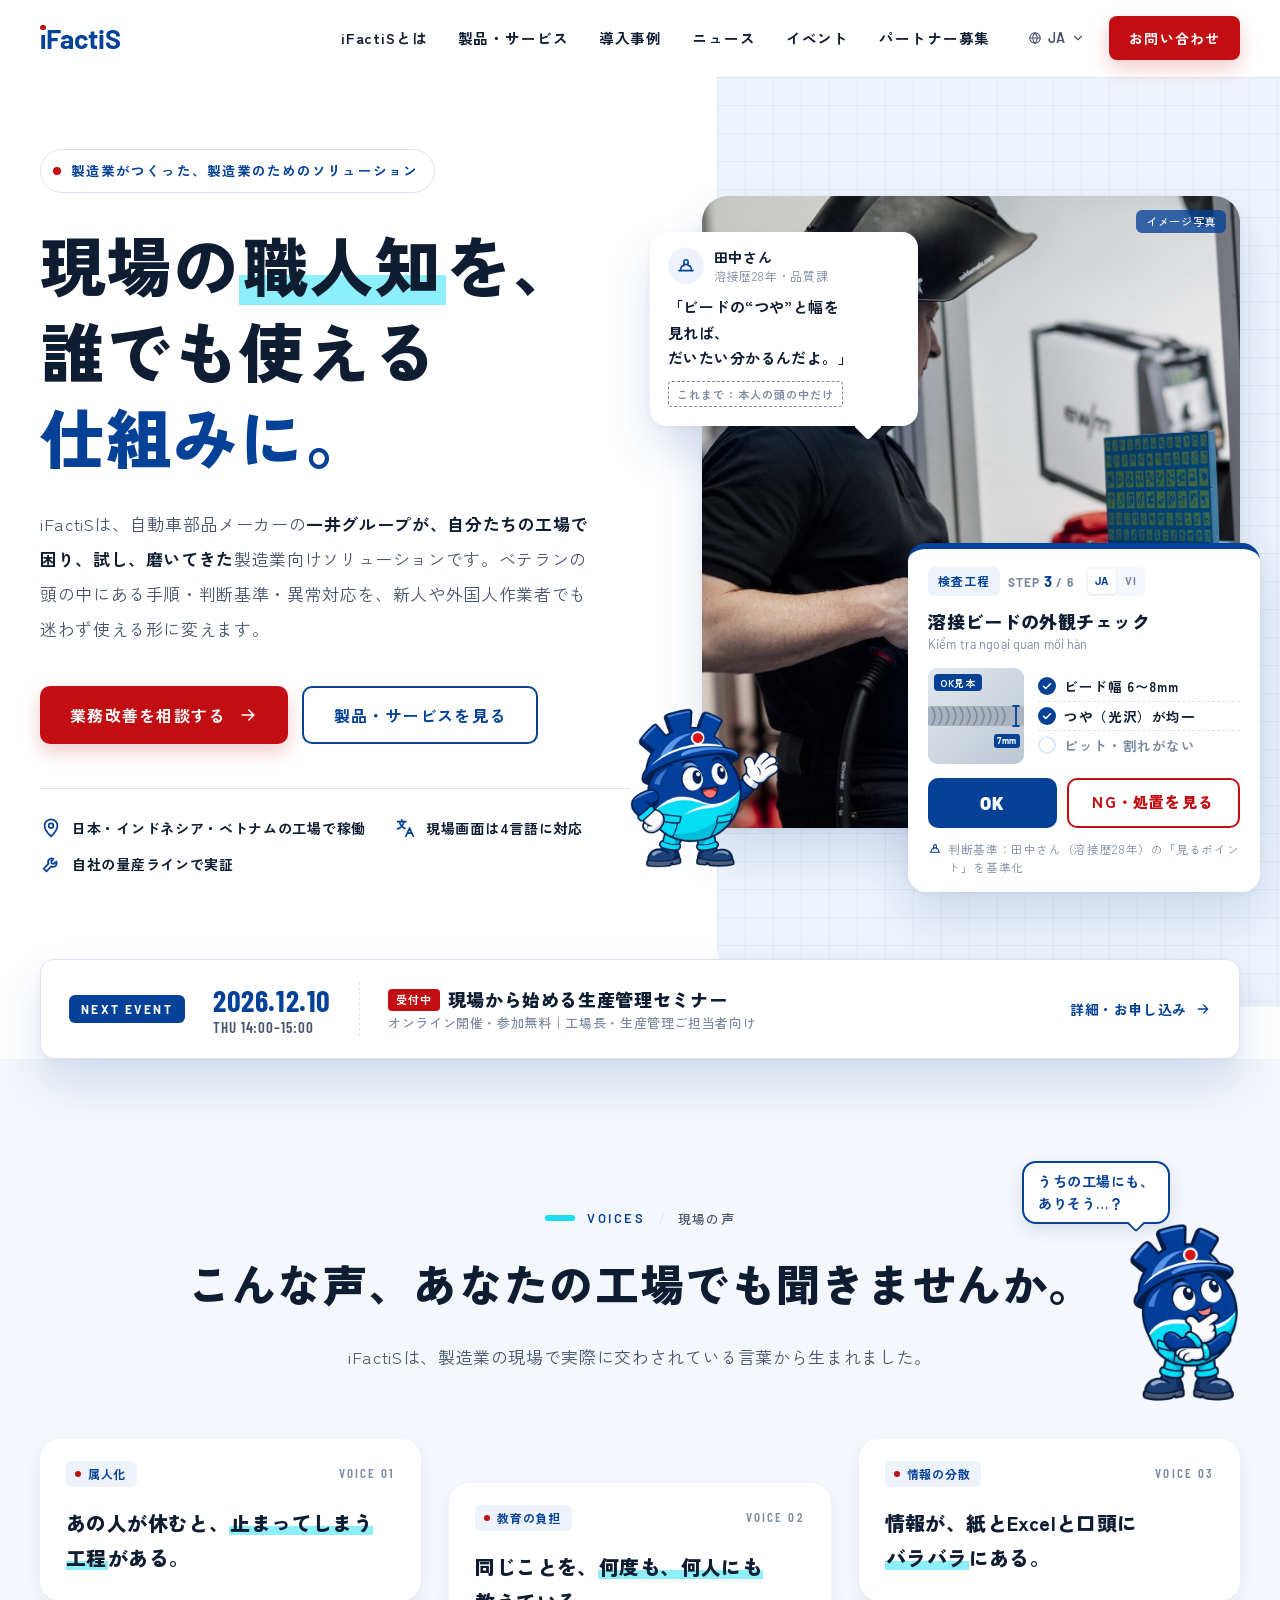
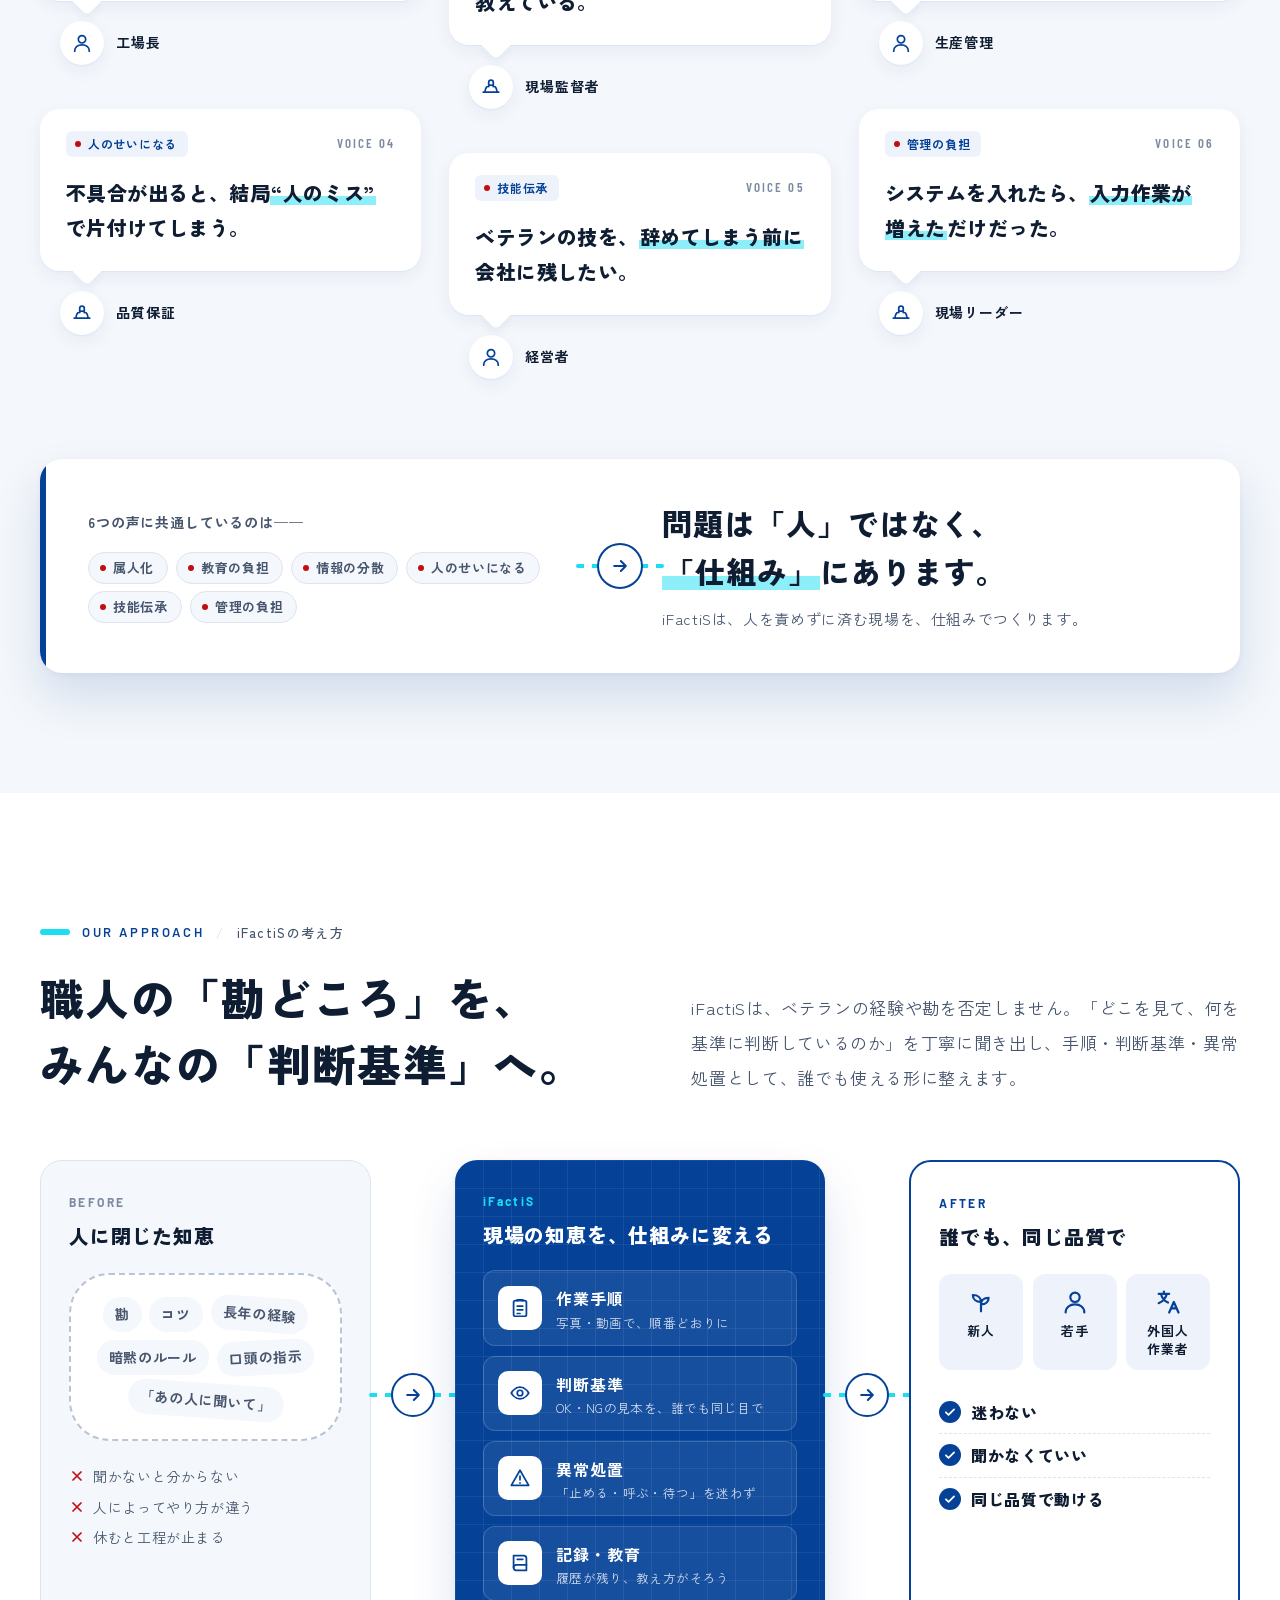
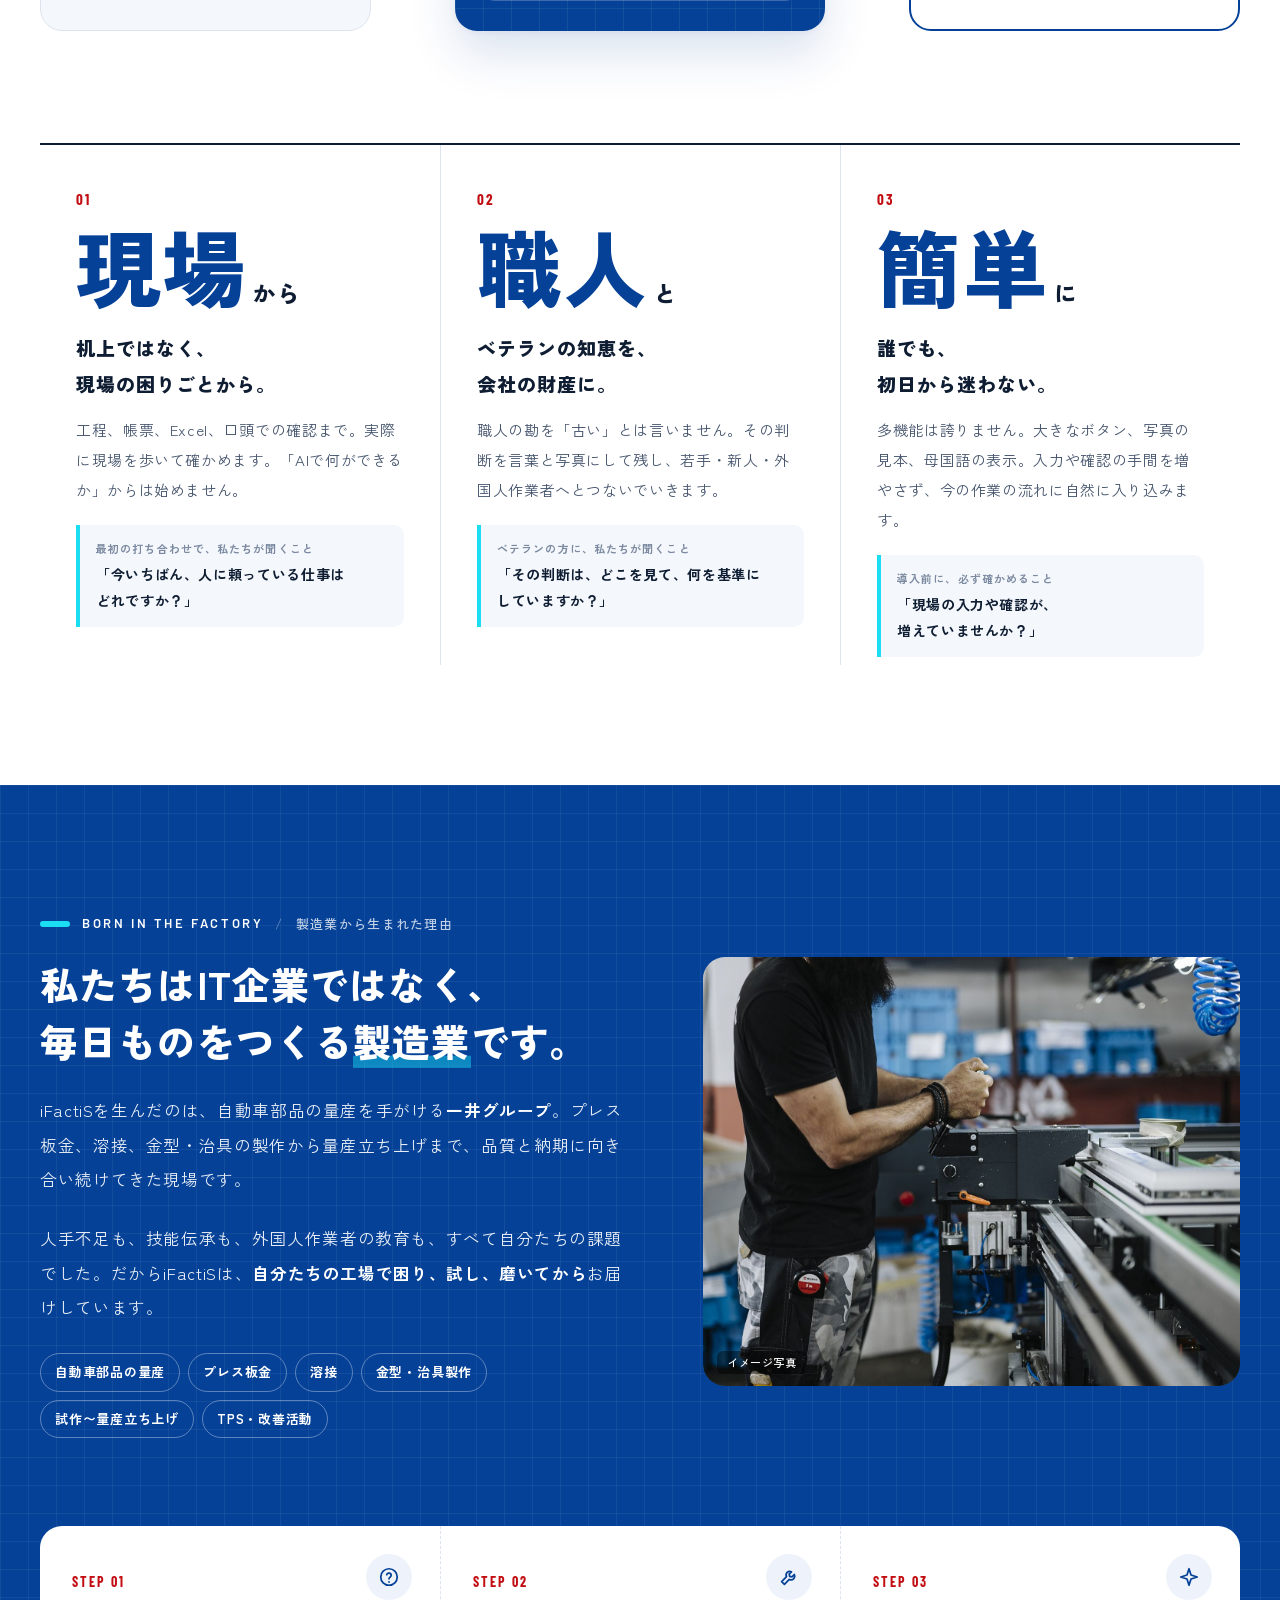
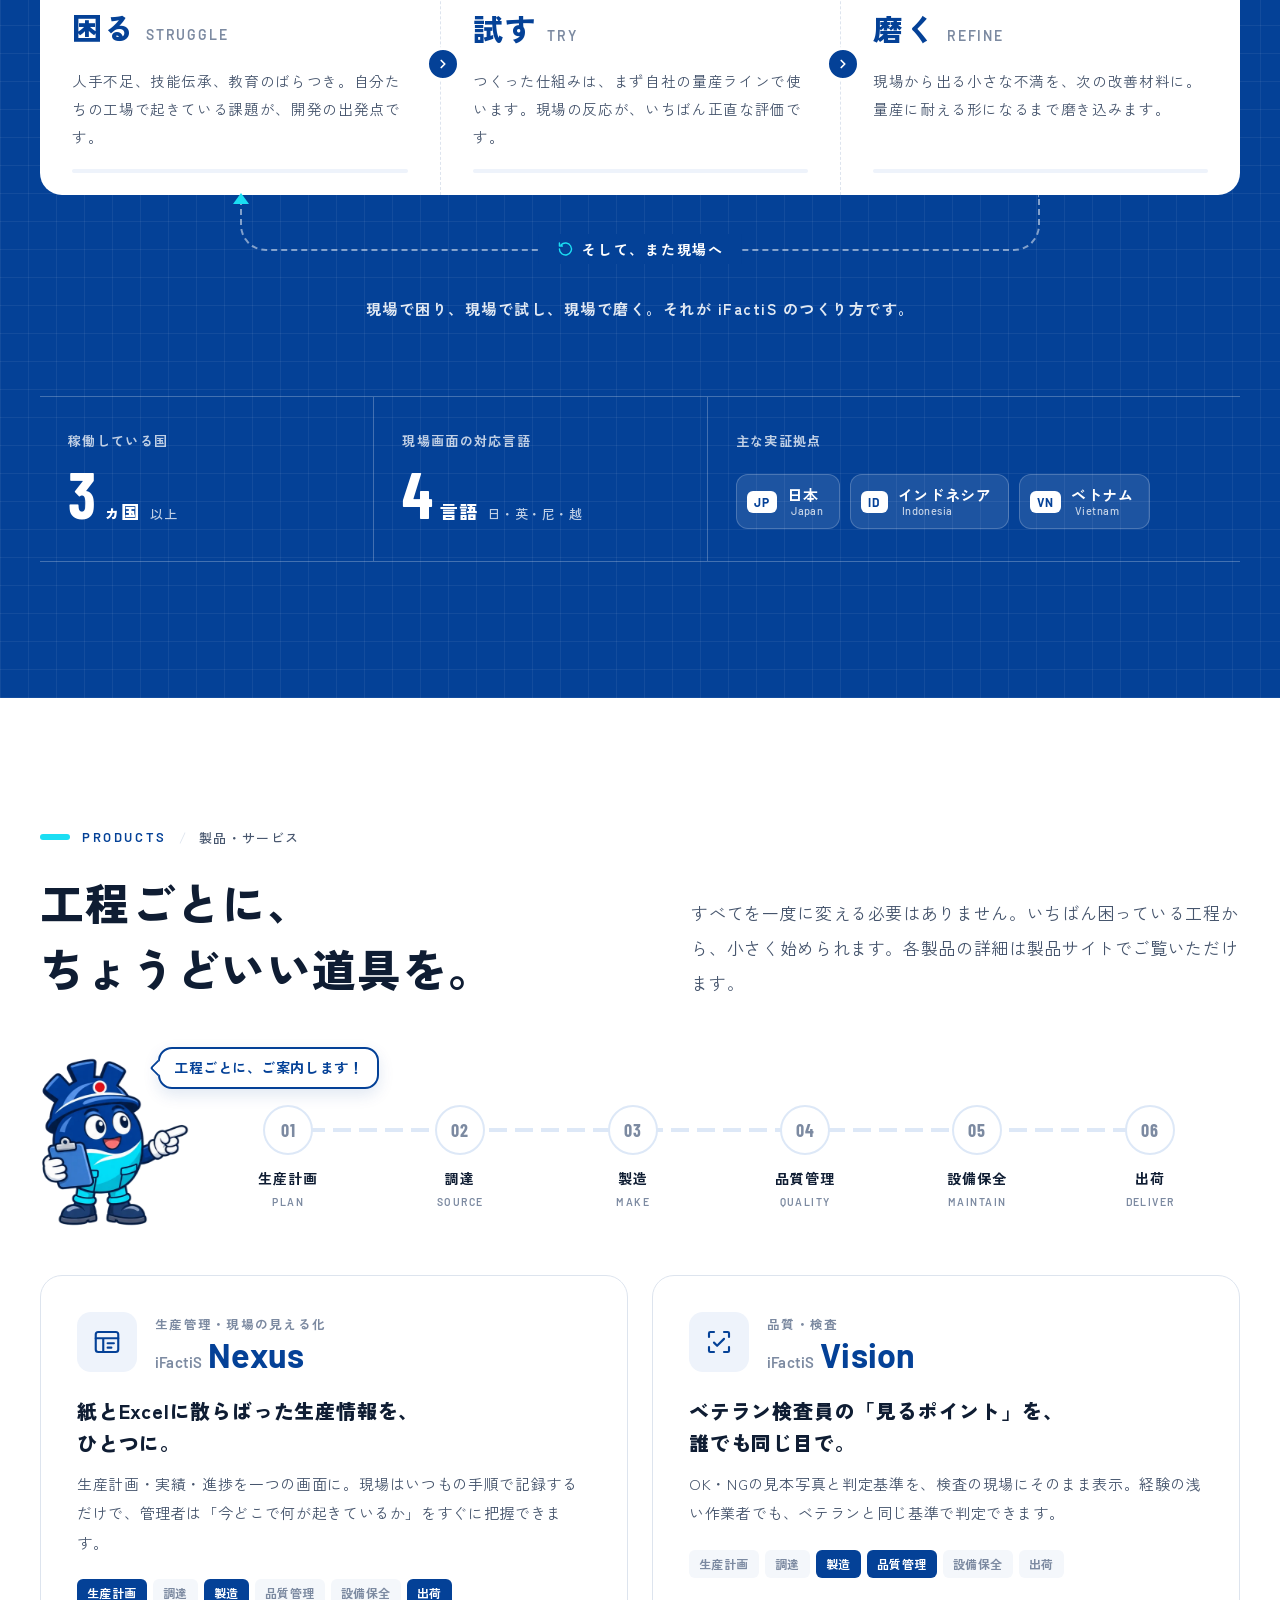
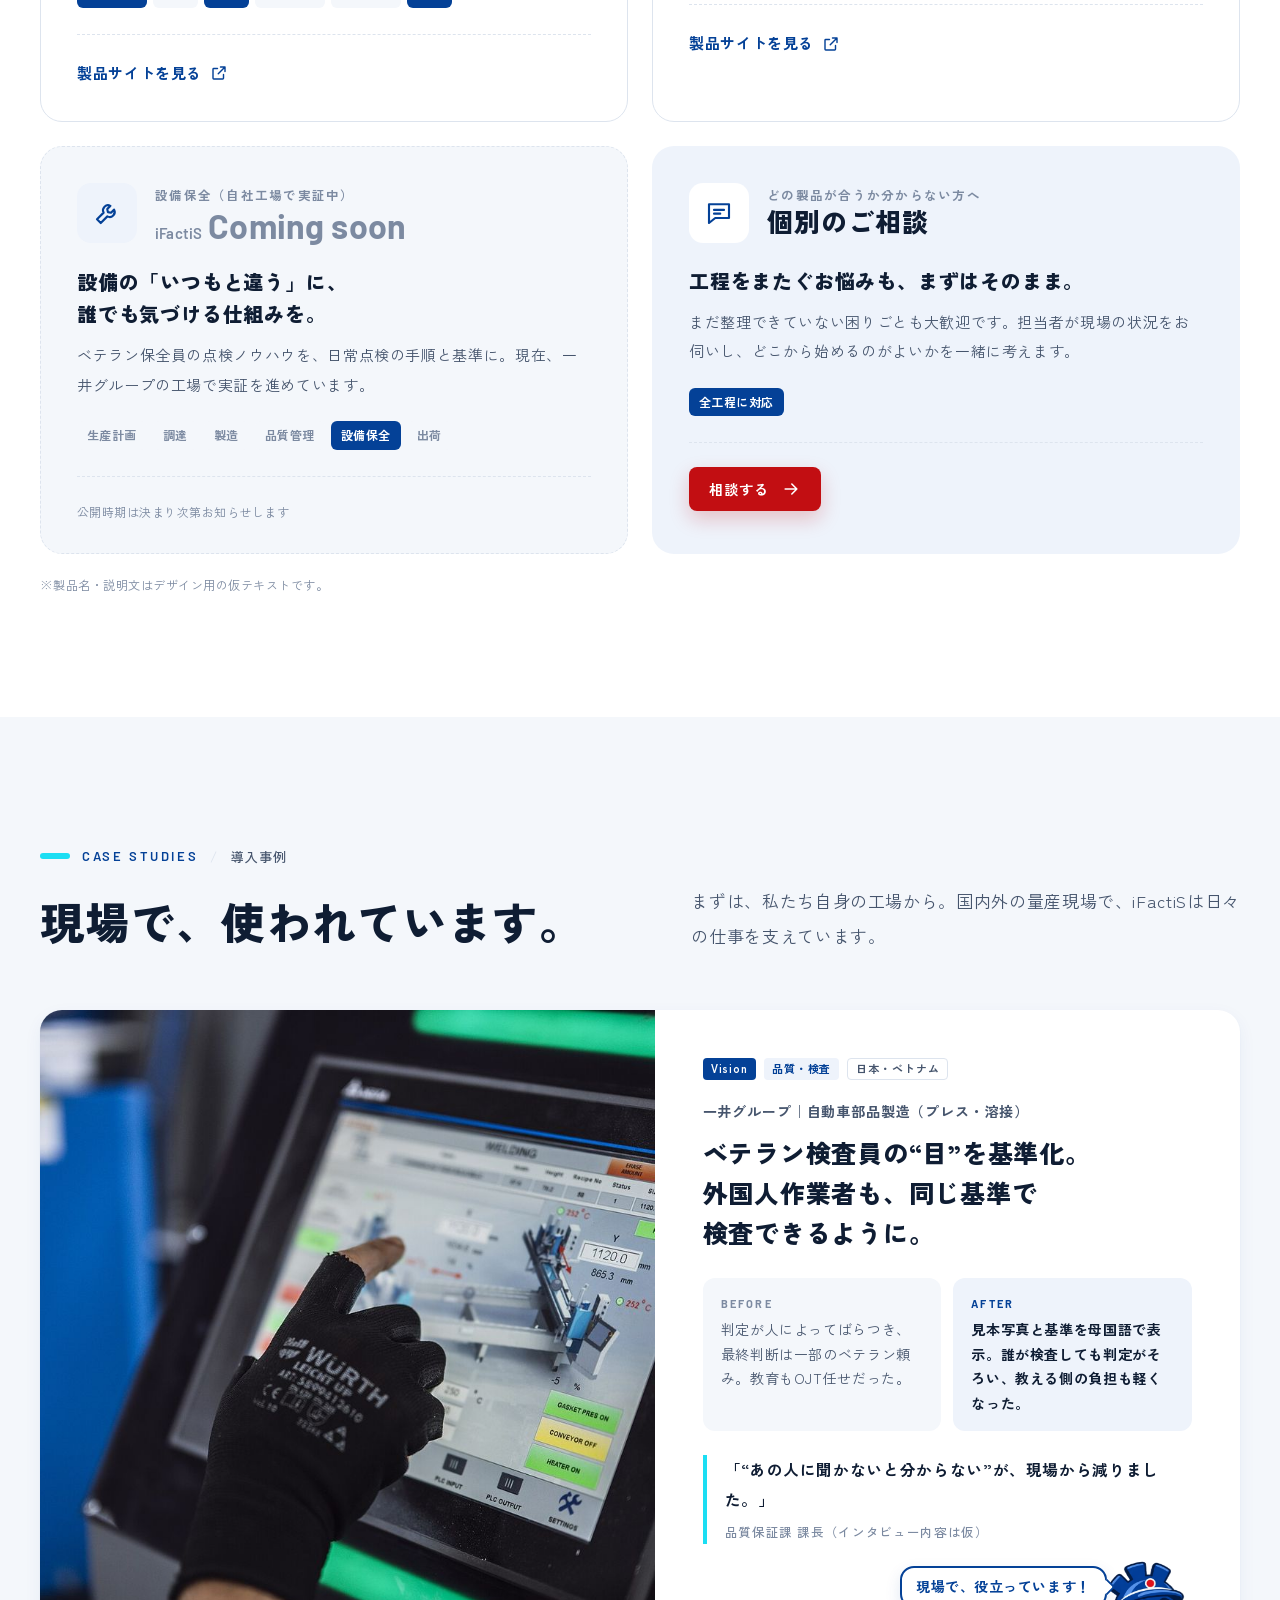
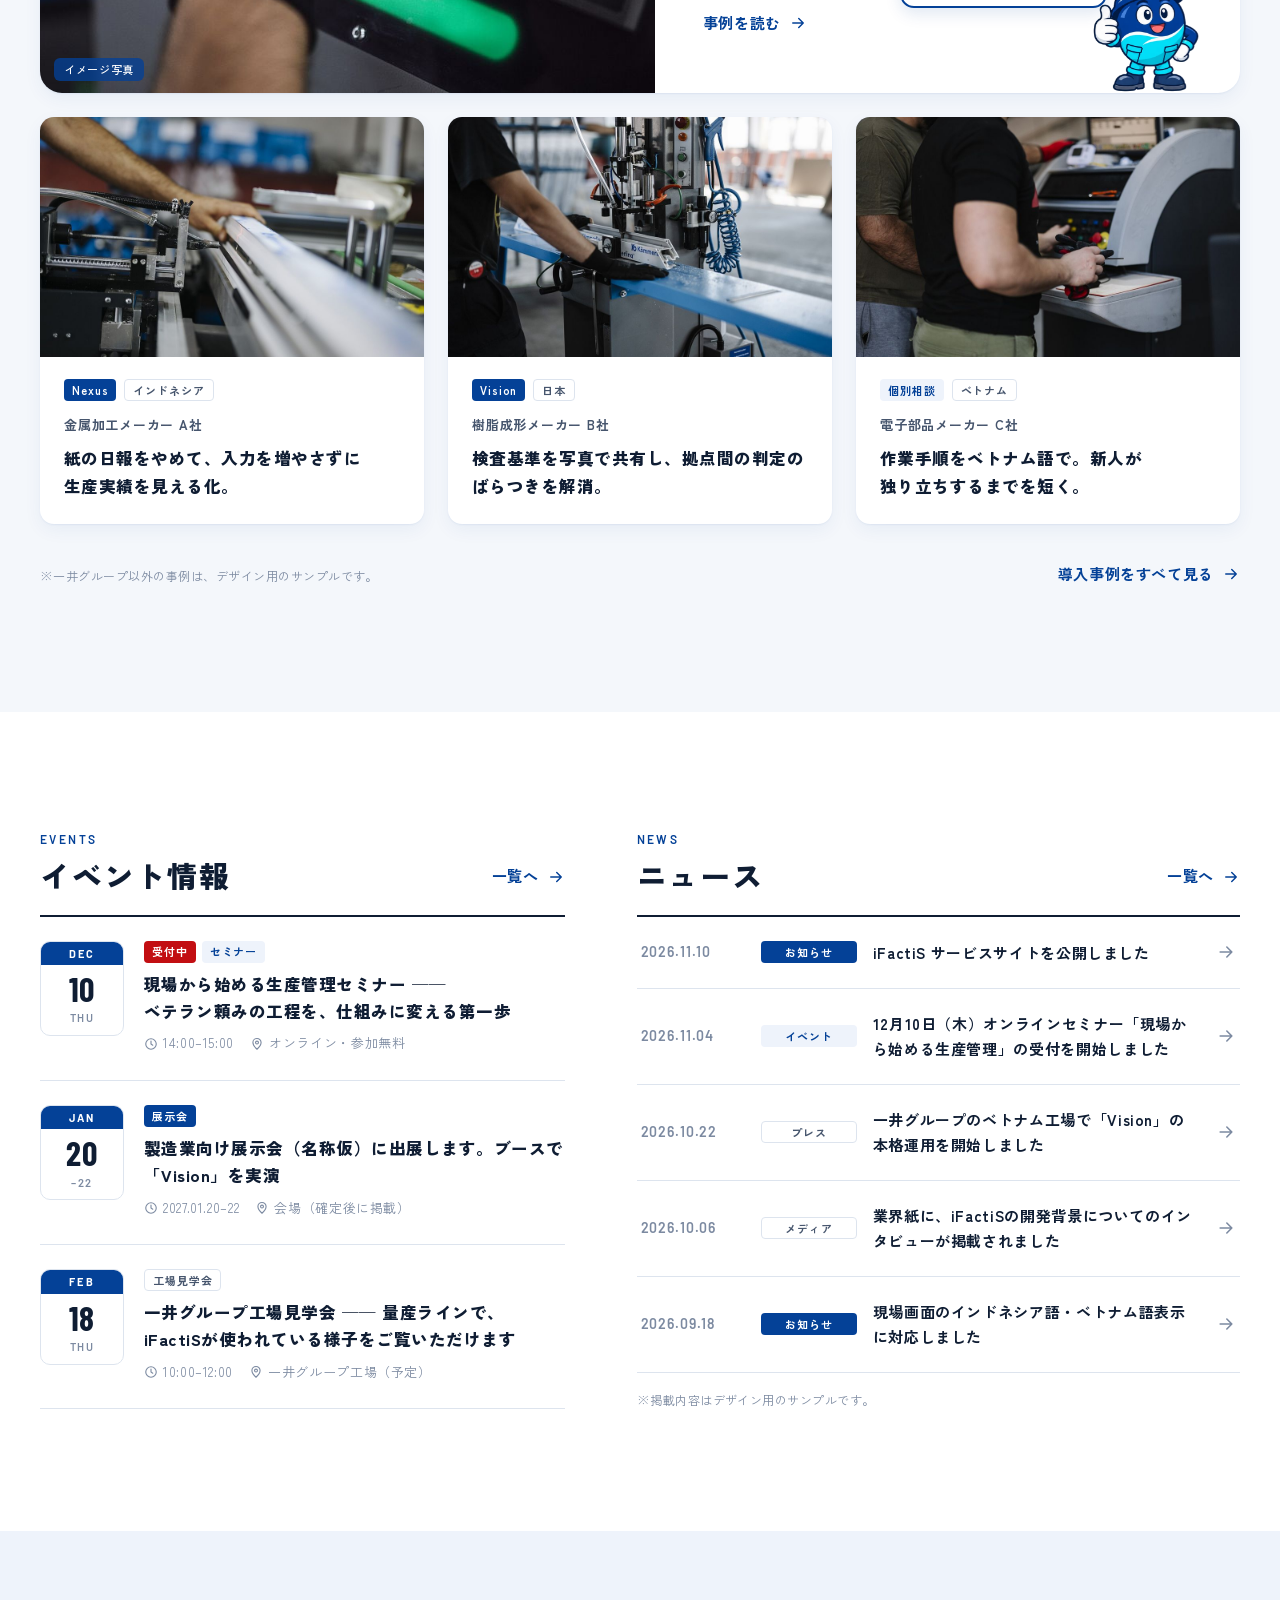
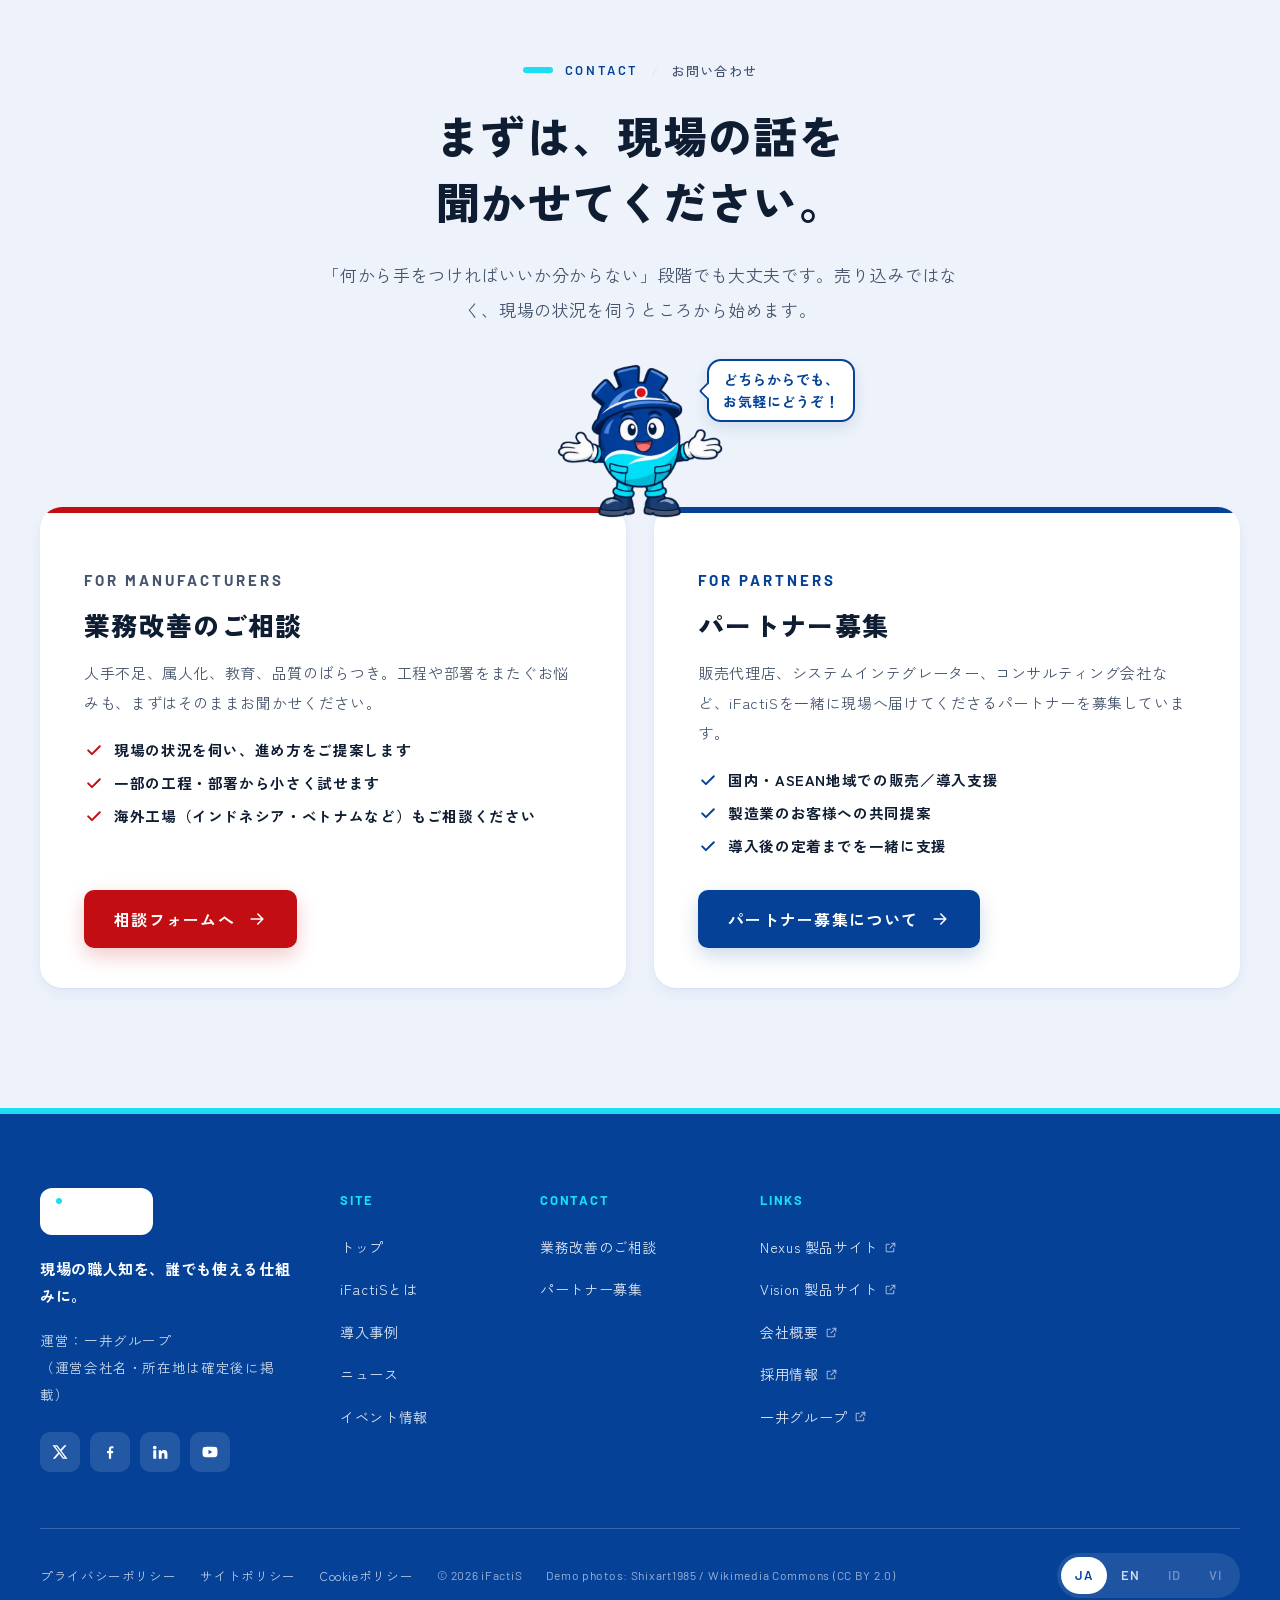
<file: index-v1.html>
<!doctype html>
<html lang="ja">
<head>
<meta charset="utf-8">
<meta name="viewport" content="width=device-width, initial-scale=1">
<title>iFactiS（アイファクティス）｜現場の職人知を、誰でも使える仕組みに。</title>
<meta name="description" content="iFactiSは、自動車部品メーカーの一井グループが自社の工場で困り、試し、磨いてきた製造業向けソリューションです。ベテランの手順・判断基準・異常対応を、新人や外国人作業者でも迷わず使える形に変えます。">
<meta name="theme-color" content="#044197">

<!-- 多言語対応：JA / EN（ID・VI は準備中）。URL は確定後に差し替え -->
<link rel="alternate" hreflang="ja" href="https://example.com/">
<link rel="alternate" hreflang="en" href="https://example.com/?lang=en">
<link rel="alternate" hreflang="x-default" href="https://example.com/">

<!-- OGP -->
<meta property="og:type" content="website">
<meta property="og:title" content="iFactiS｜現場の職人知を、誰でも使える仕組みに。">
<meta property="og:description" content="製造業がつくった、製造業のためのソリューション。">
<meta property="og:image" content="assets/img/ogp.png">
<meta property="og:locale" content="ja_JP">
<meta property="og:locale:alternate" content="en_US">

<link rel="preconnect" href="https://fonts.googleapis.com">
<link rel="preconnect" href="https://fonts.gstatic.com" crossorigin>
<link href="https://fonts.googleapis.com/css2?family=Barlow+Condensed:wght@600;700&family=Barlow:wght@400;500;600;700;800&family=Zen+Kaku+Gothic+New:wght@400;500;700;900&display=swap" rel="stylesheet">
<link rel="stylesheet" href="assets/css/style.css">
<script>
  /* 言語の初期判定（?lang=en または前回の選択）。英語表示の場合は切替完了まで一瞬だけ非表示にしてチラつきを防ぐ */
  (function () {
    var d = document.documentElement, l = null;
    d.classList.add('js');
    try { l = new URLSearchParams(location.search).get('lang') || localStorage.getItem('ifactis-lang'); } catch (e) {}
    if (l === 'en') {
      d.lang = 'en';
      d.classList.add('i18n-loading');
      setTimeout(function () { d.classList.remove('i18n-loading'); }, 3000);
    }
  })();
</script>

<!-- ============================================================
     計測タグ（本番公開時に ID を設定して有効化）
     ・GA4         : ボタン／リンククリックは data-track 属性 → dataLayer 'cta_click' で送信
     ・HubSpot     : フォーム・トラッキングコード
     ・ヒートマップ : Microsoft Clarity 等
     ============================================================
<script async src="https://www.googletagmanager.com/gtag/js?id=G-XXXXXXXXXX"></script>
<script>window.dataLayer=window.dataLayer||[];function gtag(){dataLayer.push(arguments);}gtag('js',new Date());gtag('config','G-XXXXXXXXXX');</script>
<script id="hs-script-loader" async defer src="//js.hs-scripts.com/XXXXXXXX.js"></script>
<script>(function(c,l,a,r,i,t,y){c[a]=c[a]||function(){(c[a].q=c[a].q||[]).push(arguments)};t=l.createElement(r);t.async=1;t.src="https://www.clarity.ms/tag/"+i;y=l.getElementsByTagName(r)[0];y.parentNode.insertBefore(t,y);})(window,document,"clarity","script","XXXXXXXXXX");</script>
-->
</head>
<body>

<!-- ============ Icon sprite（線画・単色・角丸で統一） ============ -->
<svg width="0" height="0" style="position:absolute" aria-hidden="true">
  <defs>
    <symbol id="i-arrow" viewBox="0 0 24 24"><path d="M5 12h14M13 6l6 6-6 6"/></symbol>
    <symbol id="i-ext" viewBox="0 0 24 24"><path d="M14 4h6v6M20 4l-9 9M18 14v5a1 1 0 0 1-1 1H5a1 1 0 0 1-1-1V7a1 1 0 0 1 1-1h5"/></symbol>
    <symbol id="i-globe" viewBox="0 0 24 24"><circle cx="12" cy="12" r="9"/><path d="M3 12h18M12 3c2.5 2.6 3.8 5.6 3.8 9s-1.3 6.4-3.8 9c-2.5-2.6-3.8-5.6-3.8-9S9.5 5.6 12 3z"/></symbol>
    <symbol id="i-chev" viewBox="0 0 24 24"><path d="M6 9l6 6 6-6"/></symbol>
    <symbol id="i-check" viewBox="0 0 24 24"><path d="M5 12.5l4.5 4.5L19 7.5"/></symbol>
    <symbol id="i-x" viewBox="0 0 24 24"><path d="M6 6l12 12M18 6L6 18"/></symbol>
    <symbol id="i-menu" viewBox="0 0 24 24"><path d="M4 7h16M4 12h16M4 17h16"/></symbol>
    <symbol id="i-user" viewBox="0 0 24 24"><circle cx="12" cy="8" r="4"/><path d="M4 21c0-4.4 3.6-7 8-7s8 2.6 8 7"/></symbol>
    <symbol id="i-helmet" viewBox="0 0 24 24"><path d="M3.5 17.5h17M5.5 17.5v-1a6.5 6.5 0 0 1 13 0v1M9.5 11.5V7a2.5 2.5 0 0 1 5 0v4.5"/></symbol>
    <symbol id="i-pin" viewBox="0 0 24 24"><path d="M12 21s7-6.2 7-11.5A7 7 0 0 0 5 9.5C5 14.8 12 21 12 21z"/><circle cx="12" cy="9.5" r="2.5"/></symbol>
    <symbol id="i-lang" viewBox="0 0 24 24"><path d="M4 5h9M8.5 3v2M6 5c.6 3.2 2.8 6 6 7.5M11 5c-.8 3.6-3.3 6.6-7 8M13 21l4-9 4 9M14.5 17.5h5"/></symbol>
    <symbol id="i-tool" viewBox="0 0 24 24"><path d="M14.7 6.3a4 4 0 0 0-5.4 5.4L4 17l3 3 5.3-5.3a4 4 0 0 0 5.4-5.4l-2.5 2.5-2.5-.5-.5-2.5z"/></symbol>
    <symbol id="i-clipboard" viewBox="0 0 24 24"><rect x="5" y="4" width="14" height="17" rx="2"/><path d="M9 4V3h6v1M9 10h6M9 14h6M9 18h3"/></symbol>
    <symbol id="i-eye" viewBox="0 0 24 24"><path d="M2.5 12S6 5.5 12 5.5 21.5 12 21.5 12 18 18.5 12 18.5 2.5 12 2.5 12z"/><circle cx="12" cy="12" r="3"/></symbol>
    <symbol id="i-alert" viewBox="0 0 24 24"><path d="M12 3.5l9.5 16.5h-19z"/><path d="M12 10v4M12 17.2v.3"/></symbol>
    <symbol id="i-book" viewBox="0 0 24 24"><path d="M5 4h11a3 3 0 0 1 3 3v13H8a3 3 0 0 1-3-3z"/><path d="M5 17a3 3 0 0 1 3-3h11M9 8h6"/></symbol>
    <symbol id="i-camera" viewBox="0 0 24 24"><path d="M4 8h3l2-3h6l2 3h3v11H4z"/><circle cx="12" cy="13" r="3.5"/></symbol>
    <symbol id="i-clock" viewBox="0 0 24 24"><circle cx="12" cy="12" r="9"/><path d="M12 7v5l3 2"/></symbol>
    <symbol id="i-board" viewBox="0 0 24 24"><rect x="3" y="4" width="18" height="16" rx="2"/><path d="M3 9h18M9 9v11M12.5 13h5M12.5 16.5h3"/></symbol>
    <symbol id="i-scan" viewBox="0 0 24 24"><path d="M4 8V5a1 1 0 0 1 1-1h3M16 4h3a1 1 0 0 1 1 1v3M20 16v3a1 1 0 0 1-1 1h-3M8 20H5a1 1 0 0 1-1-1v-3"/><path d="M8 12.5l2.5 2.5L16 9.5"/></symbol>
    <symbol id="i-chat" viewBox="0 0 24 24"><path d="M4 5h16v11H9l-5 4z"/><path d="M8 9.5h8M8 12.5h5"/></symbol>
    <symbol id="i-users" viewBox="0 0 24 24"><circle cx="9" cy="8" r="3.5"/><path d="M2.5 20c0-3.6 2.9-6 6.5-6s6.5 2.4 6.5 6M15.5 4.8a3.5 3.5 0 0 1 0 6.4M17.5 14.3c2.4.6 4 2.6 4 5.7"/></symbol>
    <symbol id="i-help" viewBox="0 0 24 24"><circle cx="12" cy="12" r="9"/><path d="M9.5 9.5a2.5 2.5 0 0 1 4.9.7c0 1.7-2.4 2.1-2.4 3.8M12 17.2v.3"/></symbol>
    <symbol id="i-star" viewBox="0 0 24 24"><path d="M12 3l2.2 6.8L21 12l-6.8 2.2L12 21l-2.2-6.8L3 12l6.8-2.2z"/></symbol>
    <symbol id="i-loop" viewBox="0 0 24 24"><path d="M4 12a8 8 0 1 0 2.3-5.6M4 4v4h4"/></symbol>
    <symbol id="i-sprout" viewBox="0 0 24 24"><path d="M12 20v-8M12 12c0-3.5-2.5-6-7-6 0 3.5 2.5 6 7 6zM12 14c0-3 2.2-5.5 6.5-5.5 0 3-2.2 5.5-6.5 5.5z"/></symbol>
  </defs>
</svg>

<!-- ======================================================================
     Header
     ====================================================================== -->
<header class="site-header" id="top">
  <div class="container header-inner">
    <a class="logo" href="#top" aria-label="iFactiS トップへ" data-i18n-attr="aria-label:a11y.home">
      <span class="logo-word"><span class="logo-i">ı</span>FactiS</span>
    </a>

    <nav class="gnav" id="gnav" aria-label="グローバルナビゲーション" data-i18n-attr="aria-label:a11y.gnav">
      <ul>
        <li><a href="#about" data-i18n="nav.about">iFactiSとは</a></li>
        <li><a href="#products" data-i18n="nav.products">製品・サービス</a></li>
        <li><a href="#cases" data-i18n="nav.cases">導入事例</a></li>
        <li><a href="#news" data-i18n="nav.news">ニュース</a></li>
        <li><a href="#events" data-i18n="nav.events">イベント</a></li>
        <li><a href="#contact" data-track="nav_partner" data-i18n="nav.partners">パートナー募集</a></li>
        <li class="gnav-cta"><a class="btn btn-red" href="#contact" data-track="nav_contact_sp"><span data-i18n="cta.contact">お問い合わせ</span><svg class="icon icon-arrow"><use href="#i-arrow"/></svg></a></li>
      </ul>
    </nav>

    <div class="header-actions">
      <div class="lang">
        <button class="lang-btn" type="button" aria-haspopup="true" aria-expanded="false" aria-label="言語を選択" data-i18n-attr="aria-label:a11y.lang">
          <svg class="icon icon-s"><use href="#i-globe"/></svg><span class="lang-label">JA</span><svg class="icon icon-s chev"><use href="#i-chev"/></svg>
        </button>
        <div class="lang-menu" role="menu">
          <a href="?lang=ja" role="menuitem" data-set-lang="ja" aria-current="true" lang="ja">日本語<span>JA</span></a>
          <a href="?lang=en" role="menuitem" data-set-lang="en" lang="en">English<span>EN</span></a>
          <span class="is-disabled" role="menuitem" aria-disabled="true" lang="id">Bahasa Indonesia<span class="soon" data-i18n="lang.soon">準備中</span></span>
          <span class="is-disabled" role="menuitem" aria-disabled="true" lang="vi">Tiếng Việt<span class="soon" data-i18n="lang.soon">準備中</span></span>
        </div>
      </div>
      <a class="btn btn-red btn-sm" href="#contact" data-track="header_contact" data-i18n="cta.contact">お問い合わせ</a>
      <button class="menu-toggle" type="button" aria-controls="gnav" aria-expanded="false" aria-label="メニューを開く">
        <svg class="icon"><use href="#i-menu"/></svg>
      </button>
    </div>
  </div>
</header>

<main>

<!-- ======================================================================
     Hero
     ====================================================================== -->
<section class="hero" aria-labelledby="hero-title">
  <div class="hero-bg grid-paper" aria-hidden="true"></div>
  <div class="container hero-grid">
    <div class="hero-text">
      <p class="hero-badge"><span class="dot-red"></span><span data-i18n="hero.badge">製造業がつくった、製造業のためのソリューション</span></p>
      <h1 class="hero-title" id="hero-title" data-i18n="hero.title"><span class="line">現場の<span class="mark">職人知</span>を、</span><span class="line">誰でも使える</span><span class="line accent">仕組みに。</span></h1>
      <p class="hero-lead" data-i18n="hero.lead">iFactiSは、自動車部品メーカーの<strong>一井グループが、自分たちの工場で困り、試し、磨いてきた</strong>製造業向けソリューションです。ベテランの頭の中にある手順・判断基準・異常対応を、新人や外国人作業者でも迷わず使える形に変えます。</p>
      <div class="hero-cta">
        <a class="btn btn-red" href="#contact" data-track="hero_contact"><span data-i18n="cta.consult">業務改善を相談する</span><svg class="icon icon-arrow"><use href="#i-arrow"/></svg></a>
        <a class="btn btn-outline" href="#products" data-track="hero_products" data-i18n="hero.products">製品・サービスを見る</a>
      </div>
      <ul class="hero-proof">
        <li><svg class="icon"><use href="#i-pin"/></svg><span data-i18n="hero.proof1">日本・インドネシア・ベトナムの工場で稼働</span></li>
        <li><svg class="icon"><use href="#i-lang"/></svg><span data-i18n="hero.proof2">現場画面は4言語に対応</span></li>
        <li><svg class="icon"><use href="#i-tool"/></svg><span data-i18n="hero.proof3">自社の量産ラインで実証</span></li>
      </ul>
    </div>

    <div class="hero-visual">
      <!-- ベテランの暗黙知 -->
      <div class="tacit">
        <div class="tacit-who">
          <span class="avatar"><svg class="icon"><use href="#i-helmet"/></svg></span>
          <span><b data-i18n="tacit.name">田中さん</b><span data-i18n="tacit.role">溶接歴28年・品質課</span></span>
        </div>
        <p data-i18n="tacit.quote">「ビードの“つや”と幅を見れば、だいたい分かるんだよ。」</p>
        <span class="tag" data-i18n="tacit.tag">これまで：本人の頭の中だけ</span>
      </div>

      <figure class="ph hero-photo">
        <div class="ph-empty"><svg class="icon"><use href="#i-camera"/></svg>現場写真<br>（一井グループ工場で撮影予定）</div>
        <img src="assets/img/hero.jpg" alt="溶接工程で作業する作業者" data-i18n-attr="alt:alt.hero" onerror="this.remove()">
        <figcaption class="ph-cap" data-i18n="ph.caption">イメージ写真</figcaption>
      </figure>

      <!-- 仕組み化された判断基準（文言は main.js の作業手順カードで言語ごとに切替） -->
      <div class="step-card" aria-label="iFactiSの作業手順画面のイメージ" data-i18n-attr="aria-label:a11y.card">
        <span class="stamp">基準化<small>STANDARD</small></span>
        <div class="sc-head">
          <span class="sc-tag sc-i18n">検査工程</span>
          <span class="sc-step">STEP <b>3</b> / 6</span>
          <span class="sc-lang"><span class="on" data-lang="ja">JA</span><span data-lang="vi">VI</span></span>
        </div>
        <p class="sc-title sc-i18n">溶接ビードの外観チェック</p>
        <p class="sc-sub sc-i18n" lang="vi">Kiểm tra ngoại quan mối hàn</p>
        <div class="sc-body">
          <div class="sc-thumb">
            <svg viewBox="0 0 96 96" aria-hidden="true">
              <defs>
                <linearGradient id="plate" x1="0" y1="0" x2="1" y2="1"><stop offset="0" stop-color="#e3e8ee"/><stop offset="1" stop-color="#bcc6d2"/></linearGradient>
              </defs>
              <rect width="96" height="96" fill="url(#plate)"/>
              <path d="M0 48H96" stroke="#9aa6b4" stroke-width="1.5"/>
              <rect x="-6" y="38" width="108" height="20" rx="10" fill="#a9b3c0"/>
              <g fill="none" stroke="#7f8b9b" stroke-width="1.6" stroke-linecap="round">
                <path d="M4 39.5q6 8.5 0 17"/><path d="M11 39.5q6 8.5 0 17"/><path d="M18 39.5q6 8.5 0 17"/><path d="M25 39.5q6 8.5 0 17"/><path d="M32 39.5q6 8.5 0 17"/><path d="M39 39.5q6 8.5 0 17"/><path d="M46 39.5q6 8.5 0 17"/><path d="M53 39.5q6 8.5 0 17"/><path d="M60 39.5q6 8.5 0 17"/><path d="M67 39.5q6 8.5 0 17"/><path d="M74 39.5q6 8.5 0 17"/>
              </g>
              <path d="M88 38v20M84.5 38h7M84.5 58h7" stroke="#044197" stroke-width="1.8" fill="none"/>
              <rect x="66" y="66" width="26" height="14" rx="3" fill="#044197"/>
              <text x="79" y="76" text-anchor="middle" font-size="8.5" font-family="Barlow, sans-serif" font-weight="700" fill="#fff">7mm</text>
            </svg>
            <small data-i18n="card.okSample">OK見本</small>
          </div>
          <ul class="sc-checks">
            <li><svg class="icon"><use href="#i-check"/></svg><span class="t sc-i18n">ビード幅 6〜8mm</span></li>
            <li><svg class="icon"><use href="#i-check"/></svg><span class="t sc-i18n">つや（光沢）が均一</span></li>
            <li><svg class="icon"><use href="#i-check"/></svg><span class="t sc-i18n">ピット・割れがない</span></li>
          </ul>
        </div>
        <div class="sc-actions" aria-hidden="true">
          <span class="sc-ok">OK</span>
          <span class="sc-ng sc-i18n">NG・処置を見る</span>
        </div>
        <p class="sc-src"><svg class="icon"><use href="#i-helmet"/></svg><span class="t sc-i18n">判断基準：田中さん（溶接歴28年）の「見るポイント」を基準化</span></p>
      </div>

      <!-- マスコット：あいさつ -->
      <div class="mascot mascot--wave" aria-hidden="true">
        <picture><source srcset="assets/img/mascot/mascot-wave.webp" type="image/webp"><img src="assets/img/mascot/mascot-wave.png" alt="" width="411" height="440" decoding="async"></picture>
      </div>
    </div>
  </div>
</section>

<!-- Next event -->
<div class="next-event">
  <div class="container">
    <a class="ticket" href="#events" data-track="hero_event">
      <span class="ticket-label">NEXT EVENT</span>
      <span class="ticket-date"><b>2026.12.10</b><span data-i18n="ticket.time">THU 14:00–15:00</span></span>
      <span class="ticket-title"><span class="badge badge-red" data-i18n="badge.open">受付中</span><span data-i18n="ticket.title">現場から始める生産管理セミナー</span><small data-i18n="ticket.meta">オンライン開催・参加無料｜工場長・生産管理ご担当者向け</small></span>
      <span class="ticket-cta"><span data-i18n="ticket.cta">詳細・お申し込み</span><svg class="icon icon-s"><use href="#i-arrow"/></svg></span>
    </a>
  </div>
</div>

<!-- ======================================================================
     Voices（現場の声）
     ====================================================================== -->
<section class="sec sec-soft grid-paper voices" aria-labelledby="voices-title">
  <div class="container">
    <div class="sec-head-center reveal">
      <p class="eyebrow">Voices<span class="jp">現場の声</span></p>
      <h2 class="sec-title" id="voices-title" data-i18n="voices.title">こんな声、<br class="br-sp">あなたの工場でも<br class="br-sp">聞きませんか。</h2>
      <p class="sec-lead" data-i18n="voices.lead">iFactiSは、製造業の現場で実際に交わされている言葉から生まれました。</p>
      <!-- マスコット：考える -->
      <div class="mascot mascot--think" aria-hidden="true" data-anim>
        <picture><source srcset="assets/img/mascot/mascot-think.webp" type="image/webp"><img src="assets/img/mascot/mascot-think.png" alt="" width="273" height="440" loading="lazy" decoding="async"></picture>
        <p class="mascot-bubble tail-b" data-i18n="mascot.think">うちの工場にも、<br>ありそう…？</p>
      </div>
    </div>

    <ul class="voice-grid">
      <li class="voice reveal">
        <div class="voice-bubble">
          <div class="voice-head"><span class="voice-tag" data-i18n="voice.1.tag">属人化</span><span class="voice-no">VOICE 01</span></div>
          <p class="voice-text" data-i18n="voice.1">あの人が休むと、<span class="mark">止まってしまう工程</span>がある。</p>
        </div>
        <p class="voice-who"><span class="avatar"><svg class="icon"><use href="#i-user"/></svg></span><span data-i18n="voice.1.who">工場長</span></p>
      </li>
      <li class="voice reveal">
        <div class="voice-bubble">
          <div class="voice-head"><span class="voice-tag" data-i18n="voice.2.tag">教育の負担</span><span class="voice-no">VOICE 02</span></div>
          <p class="voice-text" data-i18n="voice.2">同じことを、<span class="mark">何度も、何人にも</span>教えている。</p>
        </div>
        <p class="voice-who"><span class="avatar"><svg class="icon"><use href="#i-helmet"/></svg></span><span data-i18n="voice.2.who">現場監督者</span></p>
      </li>
      <li class="voice reveal">
        <div class="voice-bubble">
          <div class="voice-head"><span class="voice-tag" data-i18n="voice.3.tag">情報の分散</span><span class="voice-no">VOICE 03</span></div>
          <p class="voice-text" data-i18n="voice.3">情報が、紙とExcelと口頭に<span class="mark">バラバラ</span>にある。</p>
        </div>
        <p class="voice-who"><span class="avatar"><svg class="icon"><use href="#i-user"/></svg></span><span data-i18n="voice.3.who">生産管理</span></p>
      </li>
      <li class="voice reveal">
        <div class="voice-bubble">
          <div class="voice-head"><span class="voice-tag" data-i18n="voice.4.tag">人のせいになる</span><span class="voice-no">VOICE 04</span></div>
          <p class="voice-text" data-i18n="voice.4">不具合が出ると、結局<span class="mark">“人のミス”</span>で片付けてしまう。</p>
        </div>
        <p class="voice-who"><span class="avatar"><svg class="icon"><use href="#i-helmet"/></svg></span><span data-i18n="voice.4.who">品質保証</span></p>
      </li>
      <li class="voice reveal">
        <div class="voice-bubble">
          <div class="voice-head"><span class="voice-tag" data-i18n="voice.5.tag">技能伝承</span><span class="voice-no">VOICE 05</span></div>
          <p class="voice-text" data-i18n="voice.5">ベテランの技を、<span class="mark">辞めてしまう前に</span>会社に残したい。</p>
        </div>
        <p class="voice-who"><span class="avatar"><svg class="icon"><use href="#i-user"/></svg></span><span data-i18n="voice.5.who">経営者</span></p>
      </li>
      <li class="voice reveal">
        <div class="voice-bubble">
          <div class="voice-head"><span class="voice-tag" data-i18n="voice.6.tag">管理の負担</span><span class="voice-no">VOICE 06</span></div>
          <p class="voice-text" data-i18n="voice.6">システムを入れたら、<span class="mark">入力作業が増えた</span>だけだった。</p>
        </div>
        <p class="voice-who"><span class="avatar"><svg class="icon"><use href="#i-helmet"/></svg></span><span data-i18n="voice.6.who">現場リーダー</span></p>
      </li>
    </ul>

    <!-- 6つの声 → 共通の原因（仕組み） -->
    <div class="voices-answer" data-anim>
      <div class="va-cause">
        <p class="va-label" data-i18n="voices.common">6つの声に共通しているのは──</p>
        <ul class="va-chips" data-stagger>
          <li data-i18n="voice.1.tag">属人化</li>
          <li data-i18n="voice.2.tag">教育の負担</li>
          <li data-i18n="voice.3.tag">情報の分散</li>
          <li data-i18n="voice.4.tag">人のせいになる</li>
          <li data-i18n="voice.5.tag">技能伝承</li>
          <li data-i18n="voice.6.tag">管理の負担</li>
        </ul>
      </div>
      <div class="va-arrow" aria-hidden="true"><i class="flow-track"></i><span><svg class="icon"><use href="#i-arrow"/></svg></span></div>
      <div class="va-statement">
        <p class="va-main" data-i18n="voices.answer">問題は「人」ではなく、<br><span class="mark">「仕組み」</span>にあります。</p>
        <p class="va-sub" data-i18n="voices.answerSub">iFactiSは、人を責めずに済む現場を、仕組みでつくります。</p>
      </div>
    </div>
  </div>
</section>

<!-- ======================================================================
     Approach（iFactiSの考え方）
     ====================================================================== -->
<section class="sec" id="about" aria-labelledby="about-title">
  <div class="container">
    <div class="sec-head-row reveal">
      <div>
        <p class="eyebrow">Our Approach<span class="jp">iFactiSの考え方</span></p>
        <h2 class="sec-title" id="about-title" data-i18n="about.title">職人の「勘どころ」を、<br>みんなの「判断基準」へ。</h2>
      </div>
      <p class="sec-lead" data-i18n="about.lead">iFactiSは、ベテランの経験や勘を否定しません。「どこを見て、何を基準に判断しているのか」を丁寧に聞き出し、手順・判断基準・異常処置として、誰でも使える形に整えます。</p>
    </div>

    <div class="flow" data-anim>
      <div class="flow-card flow-before">
        <span class="flow-label">BEFORE</span>
        <h3 data-i18n="flow.before">人に閉じた知恵</h3>
        <div class="tacit-cloud" aria-label="暗黙知の例" data-i18n-attr="aria-label:a11y.cloud" data-stagger>
          <span data-i18n="flow.chip1">勘</span><span data-i18n="flow.chip2">コツ</span><span data-i18n="flow.chip3">長年の経験</span><span data-i18n="flow.chip4">暗黙のルール</span><span data-i18n="flow.chip5">口頭の指示</span><span data-i18n="flow.chip6">「あの人に聞いて」</span>
        </div>
        <ul class="x-list">
          <li><svg class="icon"><use href="#i-x"/></svg><span data-i18n="flow.x1">聞かないと分からない</span></li>
          <li><svg class="icon"><use href="#i-x"/></svg><span data-i18n="flow.x2">人によってやり方が違う</span></li>
          <li><svg class="icon"><use href="#i-x"/></svg><span data-i18n="flow.x3">休むと工程が止まる</span></li>
        </ul>
      </div>

      <div class="flow-arrow" aria-hidden="true"><i class="flow-track"></i><span><svg class="icon"><use href="#i-arrow"/></svg></span></div>

      <div class="flow-card flow-core">
        <span class="flow-label">iFactiS</span>
        <h3 data-i18n="flow.core">現場の知恵を、仕組みに変える</h3>
        <ul class="core-list" data-stagger>
          <li><span class="ci"><svg class="icon"><use href="#i-clipboard"/></svg></span><span><b data-i18n="flow.c1">作業手順</b><small data-i18n="flow.c1s">写真・動画で、順番どおりに</small></span></li>
          <li><span class="ci"><svg class="icon"><use href="#i-eye"/></svg></span><span><b data-i18n="flow.c2">判断基準</b><small data-i18n="flow.c2s">OK・NGの見本を、誰でも同じ目で</small></span></li>
          <li><span class="ci"><svg class="icon"><use href="#i-alert"/></svg></span><span><b data-i18n="flow.c3">異常処置</b><small data-i18n="flow.c3s">「止める・呼ぶ・待つ」を迷わず</small></span></li>
          <li><span class="ci"><svg class="icon"><use href="#i-book"/></svg></span><span><b data-i18n="flow.c4">記録・教育</b><small data-i18n="flow.c4s">履歴が残り、教え方がそろう</small></span></li>
        </ul>
      </div>

      <div class="flow-arrow" aria-hidden="true"><i class="flow-track"></i><span><svg class="icon"><use href="#i-arrow"/></svg></span></div>

      <div class="flow-card flow-after">
        <span class="flow-label">AFTER</span>
        <h3 data-i18n="flow.after">誰でも、同じ品質で</h3>
        <ul class="people" data-stagger>
          <li><svg class="icon"><use href="#i-sprout"/></svg><span data-i18n="flow.p1">新人</span></li>
          <li><svg class="icon"><use href="#i-user"/></svg><span data-i18n="flow.p2">若手</span></li>
          <li><svg class="icon"><use href="#i-lang"/></svg><span data-i18n="flow.p3">外国人<br>作業者</span></li>
        </ul>
        <ul class="ok-list" data-stagger>
          <li><svg class="icon"><use href="#i-check"/></svg><span data-i18n="flow.ok1">迷わない</span></li>
          <li><svg class="icon"><use href="#i-check"/></svg><span data-i18n="flow.ok2">聞かなくていい</span></li>
          <li><svg class="icon"><use href="#i-check"/></svg><span data-i18n="flow.ok3">同じ品質で動ける</span></li>
        </ul>
      </div>
    </div>

    <!-- 3つのキーワード：現場 / 職人 / 簡単 -->
    <div class="keywords">
      <article class="kw reveal">
        <p class="kw-no">01</p>
        <p class="kw-word">現場<small data-i18n="kw.1.suffix">から</small></p>
        <h3 data-i18n="kw.1.title">机上ではなく、<br>現場の困りごとから。</h3>
        <p class="kw-text" data-i18n="kw.1.text">工程、帳票、Excel、口頭での確認まで。実際に現場を歩いて確かめます。「AIで何ができるか」からは始めません。</p>
        <p class="kw-quote"><small data-i18n="kw.1.qlabel">最初の打ち合わせで、私たちが聞くこと</small><span data-i18n="kw.1.q">「今いちばん、人に頼っている仕事はどれですか？」</span></p>
      </article>
      <article class="kw reveal">
        <p class="kw-no">02</p>
        <p class="kw-word">職人<small data-i18n="kw.2.suffix">と</small></p>
        <h3 data-i18n="kw.2.title">ベテランの知恵を、<br>会社の財産に。</h3>
        <p class="kw-text" data-i18n="kw.2.text">職人の勘を「古い」とは言いません。その判断を言葉と写真にして残し、若手・新人・外国人作業者へとつないでいきます。</p>
        <p class="kw-quote"><small data-i18n="kw.2.qlabel">ベテランの方に、私たちが聞くこと</small><span data-i18n="kw.2.q">「その判断は、どこを見て、何を基準にしていますか？」</span></p>
      </article>
      <article class="kw reveal">
        <p class="kw-no">03</p>
        <p class="kw-word">簡単<small data-i18n="kw.3.suffix">に</small></p>
        <h3 data-i18n="kw.3.title">誰でも、<br>初日から迷わない。</h3>
        <p class="kw-text" data-i18n="kw.3.text">多機能は誇りません。大きなボタン、写真の見本、母国語の表示。入力や確認の手間を増やさず、今の作業の流れに自然に入り込みます。</p>
        <p class="kw-quote"><small data-i18n="kw.3.qlabel">導入前に、必ず確かめること</small><span data-i18n="kw.3.q">「現場の入力や確認が、増えていませんか？」</span></p>
      </article>
    </div>
  </div>
</section>

<!-- ======================================================================
     Origin（製造業から生まれた）
     ====================================================================== -->
<section class="sec origin" aria-labelledby="origin-title">
  <div class="container">
    <div class="origin-grid">
      <div class="origin-text reveal">
        <p class="eyebrow">Born in the Factory<span class="jp">製造業から生まれた理由</span></p>
        <h2 class="sec-title" id="origin-title" data-i18n="origin.title">私たちはIT企業ではなく、<br>毎日ものをつくる<br class="br-sp"><span class="u">製造業</span>です。</h2>
        <p data-i18n="origin.p1">iFactiSを生んだのは、自動車部品の量産を手がける<strong>一井グループ</strong>。プレス板金、溶接、金型・治具の製作から量産立ち上げまで、品質と納期に向き合い続けてきた現場です。</p>
        <p data-i18n="origin.p2">人手不足も、技能伝承も、外国人作業者の教育も、すべて自分たちの課題でした。だからiFactiSは、<strong>自分たちの工場で困り、試し、磨いてから</strong>お届けしています。</p>
        <ul class="skills" aria-label="一井グループの現場ノウハウ" data-i18n-attr="aria-label:a11y.skills">
          <li data-i18n="skill.1">自動車部品の量産</li><li data-i18n="skill.2">プレス板金</li><li data-i18n="skill.3">溶接</li><li data-i18n="skill.4">金型・治具製作</li><li data-i18n="skill.5">試作〜量産立ち上げ</li><li data-i18n="skill.6">TPS・改善活動</li>
        </ul>
      </div>
      <figure class="ph origin-photo reveal">
        <div class="ph-empty"><svg class="icon"><use href="#i-camera"/></svg>一井グループ 量産ラインの写真<br>（撮影予定）</div>
        <img src="assets/img/origin.jpg" alt="量産工場で機械を操作する作業者" data-i18n-attr="alt:alt.origin" onerror="this.remove()">
        <figcaption class="ph-cap" data-i18n="ph.caption">イメージ写真</figcaption>
      </figure>
    </div>

    <div class="cycle-wrap" data-anim>
    <ol class="cycle" data-stagger>
      <li class="cycle-step"><i class="cycle-bar" aria-hidden="true"></i>
        <span class="cycle-icon" aria-hidden="true"><svg class="icon"><use href="#i-help"/></svg></span>
        <p class="num">STEP 01</p>
        <h3><span data-i18n="cycle.1.title">困る</span><small data-i18n="cycle.1.sub">STRUGGLE</small></h3>
        <p data-i18n="cycle.1.text">人手不足、技能伝承、教育のばらつき。自分たちの工場で起きている課題が、開発の出発点です。</p>
      </li>
      <li class="cycle-step"><i class="cycle-bar" aria-hidden="true"></i>
        <span class="cycle-icon" aria-hidden="true"><svg class="icon"><use href="#i-tool"/></svg></span>
        <p class="num">STEP 02</p>
        <h3><span data-i18n="cycle.2.title">試す</span><small data-i18n="cycle.2.sub">TRY</small></h3>
        <p data-i18n="cycle.2.text">つくった仕組みは、まず自社の量産ラインで使います。現場の反応が、いちばん正直な評価です。</p>
      </li>
      <li class="cycle-step"><i class="cycle-bar" aria-hidden="true"></i>
        <span class="cycle-icon" aria-hidden="true"><svg class="icon"><use href="#i-star"/></svg></span>
        <p class="num">STEP 03</p>
        <h3><span data-i18n="cycle.3.title">磨く</span><small data-i18n="cycle.3.sub">REFINE</small></h3>
        <p data-i18n="cycle.3.text">現場から出る小さな不満を、次の改善材料に。量産に耐える形になるまで磨き込みます。</p>
      </li>
    </ol>
    <div class="cycle-return" aria-hidden="true"><i class="cycle-dot"></i><span><svg class="icon"><use href="#i-loop"/></svg><span data-i18n="cycle.return">そして、また現場へ</span></span></div>
    </div>
    <p class="cycle-caption" data-i18n="cycle.caption">現場で困り、現場で試し、現場で磨く。それが iFactiS のつくり方です。</p>

    <dl class="facts reveal">
      <div class="fact">
        <dt data-i18n="facts.countries">稼働している国</dt>
        <dd><b>3</b><span data-i18n="facts.countriesUnit">ヵ国</span><small data-i18n="facts.countriesNote">以上</small></dd>
      </div>
      <div class="fact">
        <dt data-i18n="facts.langs">現場画面の対応言語</dt>
        <dd><b>4</b><span data-i18n="facts.langsUnit">言語</span><small data-i18n="facts.langsNote">日・英・尼・越</small></dd>
      </div>
      <div class="fact">
        <dt data-i18n="facts.sites">主な実証拠点</dt>
        <dd>
          <ul class="countries">
            <li><span>JP</span><span class="c-name" data-i18n="country.jp">日本<small>Japan</small></span></li>
            <li><span>ID</span><span class="c-name" data-i18n="country.id">インドネシア<small>Indonesia</small></span></li>
            <li><span>VN</span><span class="c-name" data-i18n="country.vn">ベトナム<small>Vietnam</small></span></li>
          </ul>
        </dd>
      </div>
    </dl>
  </div>
</section>

<!-- ======================================================================
     Products
     ====================================================================== -->
<section class="sec" id="products" aria-labelledby="products-title">
  <div class="container">
    <div class="sec-head-row reveal">
      <div>
        <p class="eyebrow">Products<span class="jp">製品・サービス</span></p>
        <h2 class="sec-title" id="products-title" data-i18n="products.title">工程ごとに、<br>ちょうどいい道具を。</h2>
      </div>
      <p class="sec-lead" data-i18n="products.lead">すべてを一度に変える必要はありません。いちばん困っている工程から、小さく始められます。各製品の詳細は製品サイトでご覧いただけます。</p>
    </div>

    <div class="process-wrap">
    <!-- マスコット：工程をご案内 -->
    <div class="mascot mascot--guide" aria-hidden="true" data-anim>
      <picture><source srcset="assets/img/mascot/mascot-guide.webp" type="image/webp"><img src="assets/img/mascot/mascot-guide.png" alt="" width="388" height="440" loading="lazy" decoding="async"></picture>
      <p class="mascot-bubble tail-l" data-i18n="mascot.guide">工程ごとに、ご案内します！</p>
    </div>
    <ol class="process" aria-label="製造の工程" data-i18n-attr="aria-label:a11y.process" data-anim data-stagger>
      <li data-stage="plan"><span class="pn">01</span><span data-i18n="stage.plan">生産計画</span><small>PLAN</small></li>
      <li data-stage="source"><span class="pn">02</span><span data-i18n="stage.source">調達</span><small>SOURCE</small></li>
      <li data-stage="make"><span class="pn">03</span><span data-i18n="stage.make">製造</span><small>MAKE</small></li>
      <li data-stage="quality"><span class="pn">04</span><span data-i18n="stage.quality">品質管理</span><small>QUALITY</small></li>
      <li data-stage="maintain"><span class="pn">05</span><span data-i18n="stage.maintain">設備保全</span><small>MAINTAIN</small></li>
      <li data-stage="deliver"><span class="pn">06</span><span data-i18n="stage.deliver">出荷</span><small>DELIVER</small></li>
    </ol>
    </div>

    <div class="products">
      <article class="product reveal" data-stages="plan make deliver" tabindex="0">
        <div class="product-top">
          <span class="product-icon"><svg class="icon"><use href="#i-board"/></svg></span>
          <div>
            <p class="product-cat" data-i18n="p1.cat">生産管理・現場の見える化</p>
            <p class="product-name"><small>iFactiS</small>Nexus</p>
          </div>
        </div>
        <h3 data-i18n="p1.title">紙とExcelに散らばった生産情報を、<br class="br-pc">ひとつに。</h3>
        <p data-i18n="p1.text">生産計画・実績・進捗を一つの画面に。現場はいつもの手順で記録するだけで、管理者は「今どこで何が起きているか」をすぐに把握できます。</p>
        <ul class="stage-pills" aria-label="対応工程" data-i18n-attr="aria-label:a11y.stages">
          <li class="on" data-i18n="stage.plan">生産計画</li><li data-i18n="stage.source">調達</li><li class="on" data-i18n="stage.make">製造</li><li data-i18n="stage.quality">品質管理</li><li data-i18n="stage.maintain">設備保全</li><li class="on" data-i18n="stage.deliver">出荷</li>
        </ul>
        <div class="product-foot">
          <a class="link-arrow" href="https://example.com/nexus" target="_blank" rel="noopener" data-track="product_nexus"><span data-i18n="link.productSite">製品サイトを見る</span><svg class="icon"><use href="#i-ext"/></svg></a>
        </div>
      </article>

      <article class="product reveal" data-stages="make quality" tabindex="0">
        <div class="product-top">
          <span class="product-icon"><svg class="icon"><use href="#i-scan"/></svg></span>
          <div>
            <p class="product-cat" data-i18n="p2.cat">品質・検査</p>
            <p class="product-name"><small>iFactiS</small>Vision</p>
          </div>
        </div>
        <h3 data-i18n="p2.title">ベテラン検査員の「見るポイント」を、<br class="br-pc">誰でも同じ目で。</h3>
        <p data-i18n="p2.text">OK・NGの見本写真と判定基準を、検査の現場にそのまま表示。経験の浅い作業者でも、ベテランと同じ基準で判定できます。</p>
        <ul class="stage-pills" aria-label="対応工程" data-i18n-attr="aria-label:a11y.stages">
          <li data-i18n="stage.plan">生産計画</li><li data-i18n="stage.source">調達</li><li class="on" data-i18n="stage.make">製造</li><li class="on" data-i18n="stage.quality">品質管理</li><li data-i18n="stage.maintain">設備保全</li><li data-i18n="stage.deliver">出荷</li>
        </ul>
        <div class="product-foot">
          <a class="link-arrow" href="https://example.com/vision" target="_blank" rel="noopener" data-track="product_vision"><span data-i18n="link.productSite">製品サイトを見る</span><svg class="icon"><use href="#i-ext"/></svg></a>
        </div>
      </article>

      <article class="product product-soon reveal" data-stages="maintain" tabindex="0">
        <div class="product-top">
          <span class="product-icon"><svg class="icon"><use href="#i-tool"/></svg></span>
          <div>
            <p class="product-cat" data-i18n="p3.cat">設備保全（自社工場で実証中）</p>
            <p class="product-name"><small>iFactiS</small>Coming soon</p>
          </div>
        </div>
        <h3 data-i18n="p3.title">設備の「いつもと違う」に、<br class="br-pc">誰でも気づける仕組みを。</h3>
        <p data-i18n="p3.text">ベテラン保全員の点検ノウハウを、日常点検の手順と基準に。現在、一井グループの工場で実証を進めています。</p>
        <ul class="stage-pills" aria-label="対応工程" data-i18n-attr="aria-label:a11y.stages">
          <li data-i18n="stage.plan">生産計画</li><li data-i18n="stage.source">調達</li><li data-i18n="stage.make">製造</li><li data-i18n="stage.quality">品質管理</li><li class="on" data-i18n="stage.maintain">設備保全</li><li data-i18n="stage.deliver">出荷</li>
        </ul>
        <div class="product-foot"><span class="note" data-i18n="p3.note">公開時期は決まり次第お知らせします</span></div>
      </article>

      <article class="product product-consult reveal" data-stages="plan source make quality maintain deliver" tabindex="0">
        <div class="product-top">
          <span class="product-icon"><svg class="icon"><use href="#i-chat"/></svg></span>
          <div>
            <p class="product-cat" data-i18n="p4.cat">どの製品が合うか分からない方へ</p>
            <p class="product-name" data-i18n="p4.name">個別のご相談</p>
          </div>
        </div>
        <h3 data-i18n="p4.title">工程をまたぐお悩みも、まずはそのまま。</h3>
        <p data-i18n="p4.text">まだ整理できていない困りごとも大歓迎です。担当者が現場の状況をお伺いし、どこから始めるのがよいかを一緒に考えます。</p>
        <ul class="stage-pills" aria-label="対応工程" data-i18n-attr="aria-label:a11y.stages"><li class="on" data-i18n="stage.all">全工程に対応</li></ul>
        <div class="product-foot">
          <a class="btn btn-red btn-sm" href="#contact" data-track="product_consult"><span data-i18n="cta.talk">相談する</span><svg class="icon icon-arrow"><use href="#i-arrow"/></svg></a>
        </div>
      </article>
    </div>
    <p class="note" style="margin-top:20px" data-i18n="products.note">※製品名・説明文はデザイン用の仮テキストです。</p>
  </div>
</section>

<!-- ======================================================================
     Cases
     ====================================================================== -->
<section class="sec sec-soft" id="cases" aria-labelledby="cases-title">
  <div class="container">
    <div class="sec-head-row reveal">
      <div>
        <p class="eyebrow">Case Studies<span class="jp">導入事例</span></p>
        <h2 class="sec-title" id="cases-title" data-i18n="cases.title">現場で、使われています。</h2>
      </div>
      <p class="sec-lead" data-i18n="cases.lead">まずは、私たち自身の工場から。国内外の量産現場で、iFactiSは日々の仕事を支えています。</p>
    </div>

    <article class="case-feature reveal">
      <figure class="ph case-photo">
        <div class="ph-empty"><svg class="icon"><use href="#i-camera"/></svg>一井グループ 検査工程の写真<br>（撮影予定）</div>
        <img src="assets/img/case-ichii.jpg" alt="工場で作業する作業者" data-i18n-attr="alt:alt.case" onerror="this.remove()">
        <figcaption class="ph-cap" data-i18n="ph.caption">イメージ写真</figcaption>
      </figure>
      <div class="case-body">
        <div class="case-meta">
          <span class="badge badge-blue">Vision</span>
          <span class="badge badge-soft" data-i18n="badge.quality">品質・検査</span>
          <span class="badge badge-line" data-i18n="badge.jpvn">日本・ベトナム</span>
        </div>
        <p class="case-company" data-i18n="case.company">一井グループ｜自動車部品製造（プレス・溶接）</p>
        <h3 data-i18n="case.title">ベテラン検査員の“目”を基準化。<br class="br-pc">外国人作業者も、同じ基準で検査できるように。</h3>
        <div class="ba">
          <div class="ba-before"><b>BEFORE</b><span data-i18n="case.before">判定が人によってばらつき、最終判断は一部のベテラン頼み。教育もOJT任せだった。</span></div>
          <div class="ba-after"><b>AFTER</b><span data-i18n="case.after">見本写真と基準を母国語で表示。誰が検査しても判定がそろい、教える側の負担も軽くなった。</span></div>
        </div>
        <blockquote class="case-quote"><span data-i18n="case.quote">「“あの人に聞かないと分からない”が、現場から減りました。」</span><cite data-i18n="case.cite">品質保証課 課長（インタビュー内容は仮）</cite></blockquote>
        <div class="case-foot">
          <a class="link-arrow" href="#" data-track="case_ichii"><span data-i18n="link.readCase">事例を読む</span><svg class="icon"><use href="#i-arrow"/></svg></a>
          <!-- マスコット：成果に太鼓判 -->
          <div class="mascot mascot--thumbs" aria-hidden="true" data-anim>
            <picture><source srcset="assets/img/mascot/mascot-thumbsup.webp" type="image/webp"><img src="assets/img/mascot/mascot-thumbsup.png" alt="" width="357" height="440" loading="lazy" decoding="async"></picture>
            <p class="mascot-bubble tail-r" data-i18n="mascot.thumbs">現場で、役立っています！</p>
          </div>
        </div>
      </div>
    </article>

    <div class="case-list">
      <a class="case-card reveal" href="#" data-track="case_a">
        <figure class="ph">
          <div class="ph-empty"><svg class="icon"><use href="#i-camera"/></svg>導入先の写真</div>
          <img src="assets/img/case-a.jpg" alt="" onerror="this.remove()">
        </figure>
        <div class="case-card-body">
          <div class="case-meta"><span class="badge badge-blue">Nexus</span><span class="badge badge-line" data-i18n="badge.id">インドネシア</span></div>
          <p class="case-company" data-i18n="caseA.company">金属加工メーカー A社</p>
          <h4 data-i18n="caseA.title">紙の日報をやめて、入力を増やさずに生産実績を見える化。</h4>
        </div>
      </a>
      <a class="case-card reveal" href="#" data-track="case_b">
        <figure class="ph">
          <div class="ph-empty"><svg class="icon"><use href="#i-camera"/></svg>導入先の写真</div>
          <img src="assets/img/case-b.jpg" alt="" onerror="this.remove()">
        </figure>
        <div class="case-card-body">
          <div class="case-meta"><span class="badge badge-blue">Vision</span><span class="badge badge-line" data-i18n="badge.jp">日本</span></div>
          <p class="case-company" data-i18n="caseB.company">樹脂成形メーカー B社</p>
          <h4 data-i18n="caseB.title">検査基準を写真で共有し、拠点間の判定のばらつきを解消。</h4>
        </div>
      </a>
      <a class="case-card reveal" href="#" data-track="case_c">
        <figure class="ph">
          <div class="ph-empty"><svg class="icon"><use href="#i-camera"/></svg>導入先の写真</div>
          <img src="assets/img/case-c.jpg" alt="" onerror="this.remove()">
        </figure>
        <div class="case-card-body">
          <div class="case-meta"><span class="badge badge-soft" data-i18n="badge.consult">個別相談</span><span class="badge badge-line" data-i18n="badge.vn">ベトナム</span></div>
          <p class="case-company" data-i18n="caseC.company">電子部品メーカー C社</p>
          <h4 data-i18n="caseC.title">作業手順をベトナム語で。新人が独り立ちするまでを短く。</h4>
        </div>
      </a>
    </div>
    <div class="cases-foot">
      <p class="note" data-i18n="cases.note">※一井グループ以外の事例は、デザイン用のサンプルです。</p>
      <a class="link-arrow" href="#" data-track="cases_all"><span data-i18n="link.allCases">導入事例をすべて見る</span><svg class="icon"><use href="#i-arrow"/></svg></a>
    </div>
  </div>
</section>

<!-- ======================================================================
     Events & News
     ====================================================================== -->
<section class="sec" aria-label="イベント情報とニュース" data-i18n-attr="aria-label:a11y.info">
  <div class="container info-grid">
    <div id="events" class="reveal">
      <div class="info-head">
        <h2><small data-i18n="events.kicker">EVENTS</small><span data-i18n="events.title">イベント情報</span></h2>
        <a class="link-arrow" href="#" data-track="events_all"><span data-i18n="link.viewAll">一覧へ</span><svg class="icon"><use href="#i-arrow"/></svg></a>
      </div>
      <a class="event" href="#" data-track="event_1210">
        <span class="cal"><span class="cal-m">DEC</span><span class="cal-d">10</span><span class="cal-w">THU</span></span>
        <div>
          <div class="event-tags"><span class="badge badge-red" data-i18n="badge.open">受付中</span><span class="badge badge-soft" data-i18n="badge.seminar">セミナー</span></div>
          <h3 data-i18n="ev1.title">現場から始める生産管理セミナー ── ベテラン頼みの工程を、仕組みに変える第一歩</h3>
          <p class="event-info"><span><svg class="icon"><use href="#i-clock"/></svg><span data-i18n="ev1.time">14:00–15:00</span></span><span><svg class="icon"><use href="#i-pin"/></svg><span data-i18n="ev1.place">オンライン・参加無料</span></span></p>
        </div>
      </a>
      <a class="event" href="#" data-track="event_0120">
        <span class="cal"><span class="cal-m">JAN</span><span class="cal-d">20</span><span class="cal-w">–22</span></span>
        <div>
          <div class="event-tags"><span class="badge badge-blue" data-i18n="badge.expo">展示会</span></div>
          <h3 data-i18n="ev2.title">製造業向け展示会（名称仮）に出展します。ブースで「Vision」を実演</h3>
          <p class="event-info"><span><svg class="icon"><use href="#i-clock"/></svg>2027.01.20–22</span><span><svg class="icon"><use href="#i-pin"/></svg><span data-i18n="ev2.place">会場（確定後に掲載）</span></span></p>
        </div>
      </a>
      <a class="event" href="#" data-track="event_0218">
        <span class="cal"><span class="cal-m">FEB</span><span class="cal-d">18</span><span class="cal-w">THU</span></span>
        <div>
          <div class="event-tags"><span class="badge badge-line" data-i18n="badge.tour">工場見学会</span></div>
          <h3 data-i18n="ev3.title">一井グループ工場見学会 ── 量産ラインで、iFactiSが使われている様子をご覧いただけます</h3>
          <p class="event-info"><span><svg class="icon"><use href="#i-clock"/></svg><span data-i18n="ev3.time">10:00–12:00</span></span><span><svg class="icon"><use href="#i-pin"/></svg><span data-i18n="ev3.place">一井グループ工場（予定）</span></span></p>
        </div>
      </a>
    </div>

    <div id="news" class="reveal">
      <div class="info-head">
        <h2><small data-i18n="news.kicker">NEWS</small><span data-i18n="news.title">ニュース</span></h2>
        <a class="link-arrow" href="#" data-track="news_all"><span data-i18n="link.viewAll">一覧へ</span><svg class="icon"><use href="#i-arrow"/></svg></a>
      </div>
      <a class="news-item" href="#"><time datetime="2026-11-10">2026.11.10</time><span class="badge badge-blue" data-i18n="badge.notice">お知らせ</span><p data-i18n="news.1">iFactiS サービスサイトを公開しました</p><svg class="icon"><use href="#i-arrow"/></svg></a>
      <a class="news-item" href="#"><time datetime="2026-11-04">2026.11.04</time><span class="badge badge-soft" data-i18n="badge.event">イベント</span><p data-i18n="news.2">12月10日（木）オンラインセミナー「現場から始める生産管理」の受付を開始しました</p><svg class="icon"><use href="#i-arrow"/></svg></a>
      <a class="news-item" href="#"><time datetime="2026-10-22">2026.10.22</time><span class="badge badge-line" data-i18n="badge.press">プレス</span><p data-i18n="news.3">一井グループのベトナム工場で「Vision」の本格運用を開始しました</p><svg class="icon"><use href="#i-arrow"/></svg></a>
      <a class="news-item" href="#"><time datetime="2026-10-06">2026.10.06</time><span class="badge badge-line" data-i18n="badge.media">メディア</span><p data-i18n="news.4">業界紙に、iFactiSの開発背景についてのインタビューが掲載されました</p><svg class="icon"><use href="#i-arrow"/></svg></a>
      <a class="news-item" href="#"><time datetime="2026-09-18">2026.09.18</time><span class="badge badge-blue" data-i18n="badge.notice">お知らせ</span><p data-i18n="news.5">現場画面のインドネシア語・ベトナム語表示に対応しました</p><svg class="icon"><use href="#i-arrow"/></svg></a>
      <p class="note" style="margin-top:16px" data-i18n="news.note">※掲載内容はデザイン用のサンプルです。</p>
    </div>
  </div>
</section>

<!-- ======================================================================
     Contact（価格は掲載せず、お問い合わせ導線のみ）
     ====================================================================== -->
<section class="sec contact grid-paper" id="contact" aria-labelledby="contact-title">
  <div class="container">
    <div class="sec-head-center reveal">
      <p class="eyebrow">Contact<span class="jp">お問い合わせ</span></p>
      <h2 class="sec-title" id="contact-title" data-i18n="contact.title">まずは、現場の話を<br>聞かせてください。</h2>
      <p class="sec-lead" data-i18n="contact.lead">「何から手をつければいいか分からない」段階でも大丈夫です。売り込みではなく、現場の状況を伺うところから始めます。</p>
    </div>

    <!-- マスコット：2つの窓口をご紹介 -->
    <div class="mascot mascot--present" aria-hidden="true" data-anim>
      <picture><source srcset="assets/img/mascot/mascot-present.webp" type="image/webp"><img src="assets/img/mascot/mascot-present.png" alt="" width="474" height="440" loading="lazy" decoding="async"></picture>
      <p class="mascot-bubble tail-l" data-i18n="mascot.present">どちらからでも、<br>お気軽にどうぞ！</p>
    </div>

    <div class="contact-grid">
      <article class="contact-card reveal">
        <p class="contact-kicker">FOR MANUFACTURERS</p>
        <h3 data-i18n="c1.title">業務改善のご相談</h3>
        <p data-i18n="c1.text">人手不足、属人化、教育、品質のばらつき。工程や部署をまたぐお悩みも、まずはそのままお聞かせください。</p>
        <ul class="contact-points">
          <li><svg class="icon"><use href="#i-check"/></svg><span data-i18n="c1.p1">現場の状況を伺い、進め方をご提案します</span></li>
          <li><svg class="icon"><use href="#i-check"/></svg><span data-i18n="c1.p2">一部の工程・部署から小さく試せます</span></li>
          <li><svg class="icon"><use href="#i-check"/></svg><span data-i18n="c1.p3">海外工場（インドネシア・ベトナムなど）もご相談ください</span></li>
        </ul>
        <a class="btn btn-red" href="#" data-track="contact_consult"><span data-i18n="c1.btn">相談フォームへ</span><svg class="icon icon-arrow"><use href="#i-arrow"/></svg></a>
      </article>

      <article class="contact-card is-partner reveal">
        <p class="contact-kicker">FOR PARTNERS</p>
        <h3 data-i18n="c2.title">パートナー募集</h3>
        <p data-i18n="c2.text">販売代理店、システムインテグレーター、コンサルティング会社など、iFactiSを一緒に現場へ届けてくださるパートナーを募集しています。</p>
        <ul class="contact-points">
          <li><svg class="icon"><use href="#i-check"/></svg><span data-i18n="c2.p1">国内・ASEAN地域での販売／導入支援</span></li>
          <li><svg class="icon"><use href="#i-check"/></svg><span data-i18n="c2.p2">製造業のお客様への共同提案</span></li>
          <li><svg class="icon"><use href="#i-check"/></svg><span data-i18n="c2.p3">導入後の定着までを一緒に支援</span></li>
        </ul>
        <a class="btn btn-blue" href="#" data-track="contact_partner"><span data-i18n="c2.btn">パートナー募集について</span><svg class="icon icon-arrow"><use href="#i-arrow"/></svg></a>
      </article>
    </div>
  </div>
</section>

</main>

<!-- ======================================================================
     Footer
     ====================================================================== -->
<footer class="site-footer">
  <div class="container">
    <div class="footer-top">
      <div class="footer-brand">
        <a class="logo" href="#top" aria-label="iFactiS トップへ" data-i18n-attr="aria-label:a11y.home">
          <span class="logo-word"><span class="logo-i">ı</span>FactiS</span>
        </a>
        <p class="tagline" data-i18n="footer.tagline">現場の職人知を、誰でも使える仕組みに。</p>
        <p data-i18n="footer.operator">運営：一井グループ<br>（運営会社名・所在地は確定後に掲載）</p>
        <div class="sns" aria-label="公式SNS" data-i18n-attr="aria-label:a11y.sns">
          <a href="#" aria-label="X（旧Twitter）" data-i18n-attr="aria-label:a11y.x" data-track="sns_x"><svg viewBox="0 0 24 24"><path d="M17.75 3h3.07l-6.7 7.66L22 21h-6.17l-4.83-6.32L5.47 21H2.4l7.17-8.2L2 3h6.33l4.37 5.77L17.75 3zm-1.08 16.2h1.7L7.4 4.73H5.58L16.67 19.2z"/></svg></a>
          <a href="#" aria-label="Facebook" data-track="sns_facebook"><svg viewBox="0 0 24 24"><path d="M13.5 21v-7.5h2.5l.4-3h-2.9V8.6c0-.9.3-1.5 1.5-1.5h1.6V4.4c-.3 0-1.2-.1-2.3-.1-2.3 0-3.8 1.4-3.8 3.9v2.3H8v3h2.5V21h3z"/></svg></a>
          <a href="#" aria-label="LinkedIn" data-track="sns_linkedin"><svg viewBox="0 0 24 24"><path d="M4.98 3.5a2.5 2.5 0 1 1 0 5 2.5 2.5 0 0 1 0-5zM3 9.75h4V21H3V9.75zM9.5 9.75h3.8v1.54h.05c.53-1 1.83-2.05 3.77-2.05 4.03 0 4.78 2.65 4.78 6.1V21h-4v-5.05c0-1.2-.02-2.75-1.68-2.75-1.68 0-1.94 1.31-1.94 2.66V21h-4V9.75z"/></svg></a>
          <a href="#" aria-label="YouTube" data-track="sns_youtube"><svg viewBox="0 0 24 24"><path d="M21.6 7.2a2.5 2.5 0 0 0-1.76-1.77C18.27 5 12 5 12 5s-6.27 0-7.84.43A2.5 2.5 0 0 0 2.4 7.2 26 26 0 0 0 2 12a26 26 0 0 0 .4 4.8 2.5 2.5 0 0 0 1.76 1.77C5.73 19 12 19 12 19s6.27 0 7.84-.43a2.5 2.5 0 0 0 1.76-1.77A26 26 0 0 0 22 12a26 26 0 0 0-.4-4.8zM10 15V9l5.2 3L10 15z"/></svg></a>
        </div>
      </div>

      <nav class="fcol" aria-label="サイトマップ" data-i18n-attr="aria-label:a11y.sitemap">
        <h4>Site</h4>
        <ul>
          <li><a href="#top" data-i18n="f.home">トップ</a></li>
          <li><a href="#about" data-i18n="f.about">iFactiSとは</a></li>
          <li><a href="#cases" data-i18n="f.cases">導入事例</a></li>
          <li><a href="#news" data-i18n="f.news">ニュース</a></li>
          <li><a href="#events" data-i18n="f.events">イベント情報</a></li>
        </ul>
      </nav>
      <nav class="fcol" aria-label="お問い合わせ" data-i18n-attr="aria-label:a11y.contact">
        <h4>Contact</h4>
        <ul>
          <li><a href="#contact" data-i18n="f.consult">業務改善のご相談</a></li>
          <li><a href="#contact" data-i18n="f.partner">パートナー募集</a></li>
        </ul>
      </nav>
      <nav class="fcol" aria-label="関連サイト" data-i18n-attr="aria-label:a11y.links">
        <h4>Links</h4>
        <ul>
          <li><a href="https://example.com/nexus" target="_blank" rel="noopener"><span data-i18n="f.nexus">Nexus 製品サイト</span><svg class="icon"><use href="#i-ext"/></svg></a></li>
          <li><a href="https://example.com/vision" target="_blank" rel="noopener"><span data-i18n="f.vision">Vision 製品サイト</span><svg class="icon"><use href="#i-ext"/></svg></a></li>
          <li><a href="https://example.com/company" target="_blank" rel="noopener"><span data-i18n="f.company">会社概要</span><svg class="icon"><use href="#i-ext"/></svg></a></li>
          <li><a href="https://example.com/recruit" target="_blank" rel="noopener"><span data-i18n="f.recruit">採用情報</span><svg class="icon"><use href="#i-ext"/></svg></a></li>
          <li><a href="https://example.com/" target="_blank" rel="noopener"><span data-i18n="f.ichii">一井グループ</span><svg class="icon"><use href="#i-ext"/></svg></a></li>
        </ul>
      </nav>
    </div>

    <div class="footer-bottom">
      <div class="footer-legal">
        <a href="#" data-i18n="f.privacy">プライバシーポリシー</a>
        <a href="#" data-i18n="f.sitepolicy">サイトポリシー</a>
        <a href="#" data-i18n="f.cookie">Cookieポリシー</a>
        <span class="copyright">© 2026 iFactiS</span>
        <!-- デモ用仮写真のクレジット（本番写真に差し替え後は削除） -->
        <span class="copyright">Demo photos: Shixart1985 / Wikimedia Commons (CC BY 2.0)</span>
      </div>
      <nav class="lang-pills" aria-label="言語切替" data-i18n-attr="aria-label:a11y.langSwitch">
        <a href="?lang=ja" data-set-lang="ja" aria-current="true" lang="ja">JA</a>
        <a href="?lang=en" data-set-lang="en" lang="en">EN</a>
        <span class="is-disabled" aria-disabled="true" title="準備中 / Coming soon" lang="id">ID</span>
        <span class="is-disabled" aria-disabled="true" title="準備中 / Coming soon" lang="vi">VI</span>
      </nav>
    </div>
  </div>
</footer>

<!-- SP 固定CTA -->
<div class="sp-cta" aria-hidden="true">
  <a class="btn btn-red" href="#contact" data-track="sp_fixed_contact" tabindex="-1"><span data-i18n="cta.consult">業務改善を相談する</span><svg class="icon icon-arrow"><use href="#i-arrow"/></svg></a>
</div>

<script src="assets/js/i18n.js" defer></script>
<script src="assets/js/main.js" defer></script>
</body>
</html>
</file>
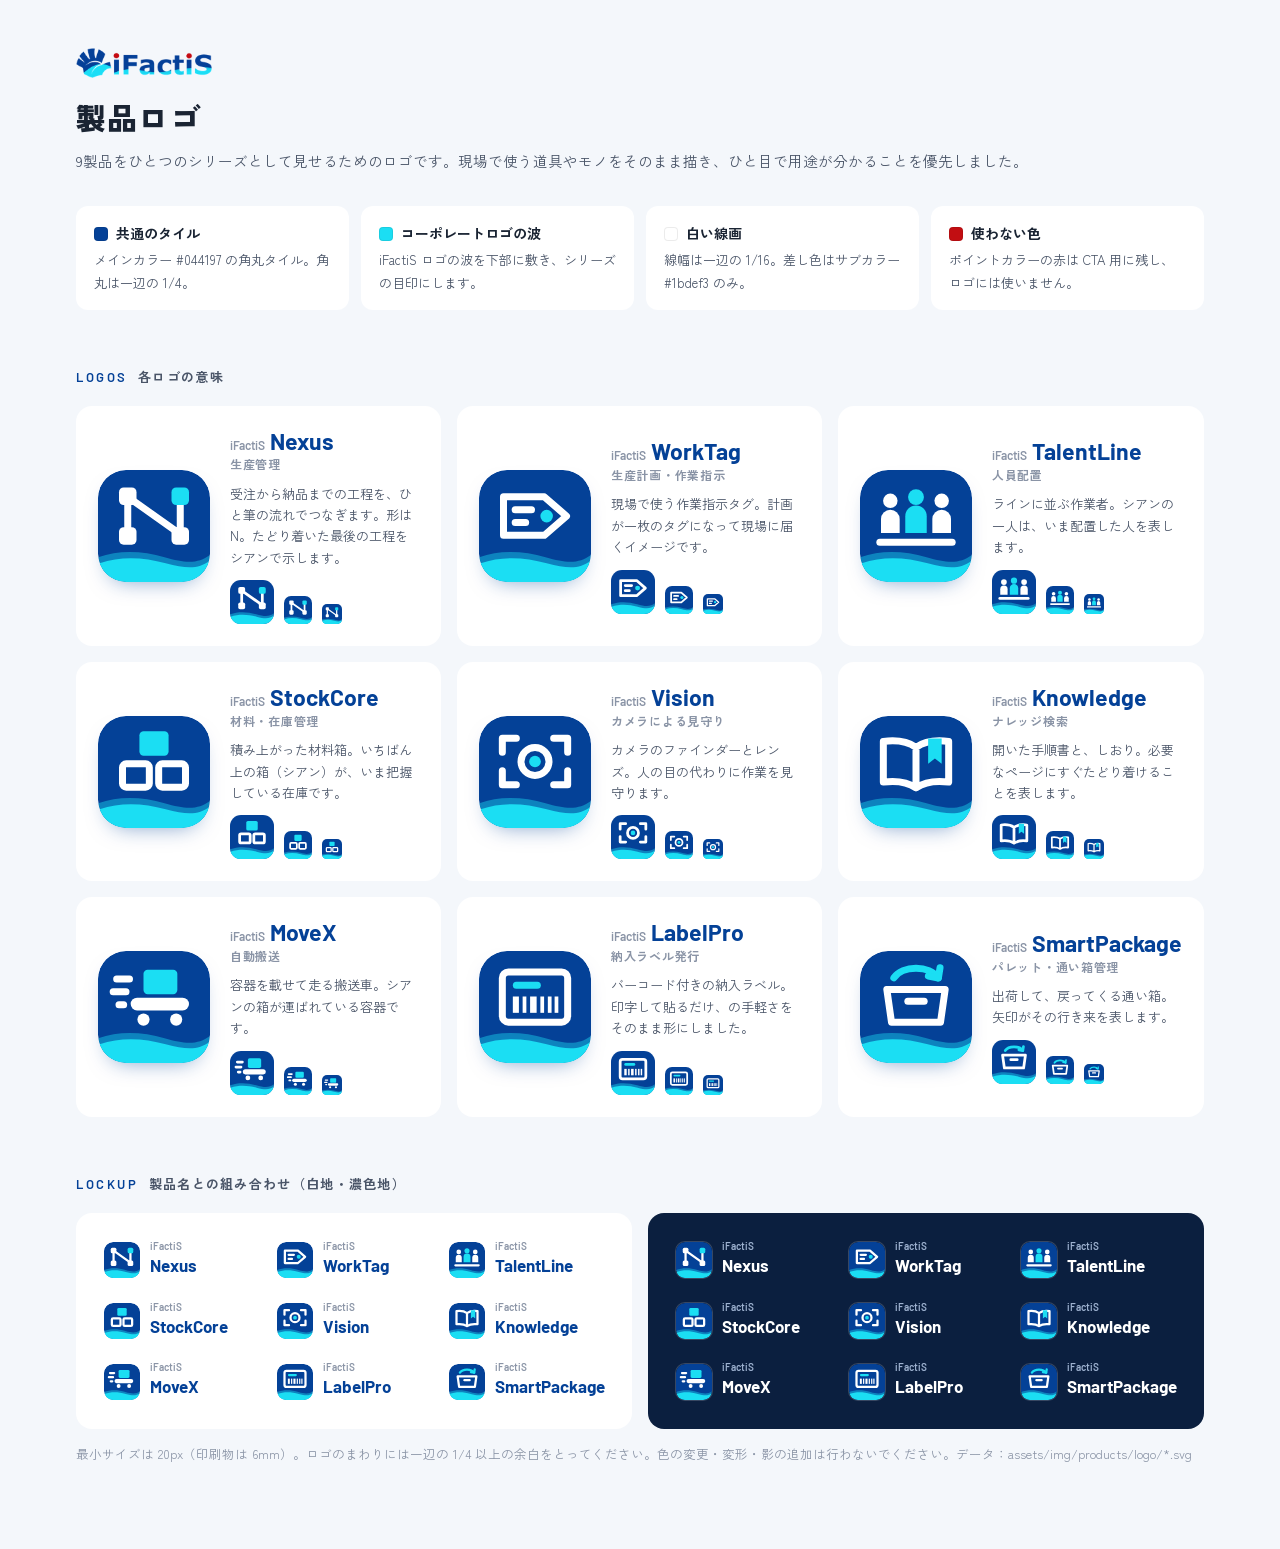
<file: product-logos.html>
<!doctype html>
<html lang="ja">
<head>
<meta charset="utf-8">
<meta name="viewport" content="width=device-width, initial-scale=1">
<meta name="robots" content="noindex">
<title>iFactiS 製品ロゴ</title>
<link rel="preconnect" href="https://fonts.googleapis.com">
<link rel="preconnect" href="https://fonts.gstatic.com" crossorigin>
<link href="https://fonts.googleapis.com/css2?family=Barlow:wght@500;600;700&family=Zen+Kaku+Gothic+New:wght@500;700;900&display=swap" rel="stylesheet">
<style>
  :root { --blue: #044197; --cyan: #1bdef3; --red: #c20e12; --ink: #1a2433; --ink-2: #4a5568; --ink-3: #8a94a6; --line: #e3e8f0; --bg: #f4f7fb; }
  * { box-sizing: border-box; }
  body { margin: 0; background: var(--bg); color: var(--ink); font-family: "Zen Kaku Gothic New", "Hiragino Sans", "Noto Sans JP", sans-serif; line-height: 1.7; }
  .wrap { max-width: 1160px; margin: 0 auto; padding: 48px 16px 72px; }
  header { display: flex; flex-wrap: wrap; align-items: end; justify-content: space-between; gap: 16px 32px; }
  header img { display: block; width: auto; height: 30px; }
  h1 { margin: 14px 0 0; font-size: 30px; font-weight: 900; letter-spacing: .04em; }
  .lead { margin: 6px 0 0; color: var(--ink-2); font-size: 14.5px; }
  .rules { display: grid; grid-template-columns: repeat(4, 1fr); gap: 12px; margin: 32px 0 0; padding: 0; list-style: none; }
  .rules li { padding: 16px 18px; background: #fff; border-radius: 12px; font-size: 13px; color: var(--ink-2); }
  .rules b { display: flex; align-items: center; gap: 8px; margin-bottom: 4px; font-size: 14px; color: var(--ink); }
  .sw { width: 14px; height: 14px; border-radius: 4px; flex: none; box-shadow: inset 0 0 0 1px rgba(0,0,0,.08); }
  h2 { margin: 56px 0 18px; font-size: 13px; font-family: Barlow, sans-serif; font-weight: 600; letter-spacing: .2em; color: var(--blue); text-transform: uppercase; }
  h2 span { margin-left: 10px; font-family: "Zen Kaku Gothic New", sans-serif; letter-spacing: .1em; color: var(--ink-2); text-transform: none; }
  .grid { display: grid; grid-template-columns: repeat(3, 1fr); gap: 16px; }
  .card { display: grid; grid-template-columns: 112px 1fr; gap: 20px; align-items: center; padding: 22px; background: #fff; border-radius: 16px; }
  .card > img { width: 112px; height: 112px; border-radius: 28px; box-shadow: 0 10px 22px -12px rgba(4, 65, 151, .55); }
  .name { display: flex; align-items: baseline; gap: 5px; font-family: Barlow, sans-serif; font-size: 23px; font-weight: 700; line-height: 1.15; color: var(--blue); }
  .name small { font-size: 12px; font-weight: 600; color: var(--ink-3); }
  .cat { font-size: 12px; font-weight: 700; color: var(--ink-3); letter-spacing: .06em; }
  .card p { margin: 8px 0 0; font-size: 13px; color: var(--ink-2); line-height: 1.65; }
  .sizes { display: flex; align-items: end; gap: 10px; margin-top: 12px; }
  .sizes img { display: block; }
  .lockups { display: grid; grid-template-columns: 1fr 1fr; gap: 16px; }
  .panel { display: grid; grid-template-columns: repeat(3, 1fr); gap: 22px 18px; padding: 28px; border-radius: 16px; background: #fff; }
  .panel--dark { background: #0b1f3f; }
  .lk { display: flex; align-items: center; gap: 10px; min-width: 0; }
  .lk img { width: 36px; height: 36px; border-radius: 9px; flex: none; }
  .lk span { font-family: Barlow, sans-serif; font-weight: 700; font-size: 17px; color: var(--blue); white-space: nowrap; }
  .lk small { display: block; font-size: 10px; font-weight: 600; color: var(--ink-3); line-height: 1; }
  .panel--dark .lk span { color: #fff; }
  .panel--dark .lk small { color: #9fb3d1; }
  .panel--dark .lk img { box-shadow: 0 0 0 1px rgba(255,255,255,.18); }
  .note { margin-top: 14px; font-size: 12.5px; color: var(--ink-3); }
  @media (max-width: 1000px) { .grid { grid-template-columns: 1fr 1fr; } .rules { grid-template-columns: 1fr 1fr; } .lockups { grid-template-columns: 1fr; } }
  @media (max-width: 640px) { .grid, .rules { grid-template-columns: 1fr; } .card { grid-template-columns: 84px 1fr; gap: 16px; padding: 18px; } .card > img { width: 84px; height: 84px; border-radius: 21px; } .panel { grid-template-columns: 1fr 1fr; padding: 20px; } h1 { font-size: 24px; } }
</style>
</head>
<body>
<div class="wrap">
  <header>
    <div>
      <img src="assets/img/logo-ifactis.png" alt="iFactiS" width="400" height="88">
      <h1>製品ロゴ</h1>
      <p class="lead">9製品をひとつのシリーズとして見せるためのロゴです。現場で使う道具やモノをそのまま描き、ひと目で用途が分かることを優先しました。</p>
    </div>
  </header>

  <ul class="rules">
    <li><b><span class="sw" style="background:#044197"></span>共通のタイル</b>メインカラー #044197 の角丸タイル。角丸は一辺の 1/4。</li>
    <li><b><span class="sw" style="background:#1bdef3"></span>コーポレートロゴの波</b>iFactiS ロゴの波を下部に敷き、シリーズの目印にします。</li>
    <li><b><span class="sw" style="background:#fff"></span>白い線画</b>線幅は一辺の 1/16。差し色はサブカラー #1bdef3 のみ。</li>
    <li><b><span class="sw" style="background:#c20e12"></span>使わない色</b>ポイントカラーの赤は CTA 用に残し、ロゴには使いません。</li>
  </ul>

  <h2>Logos<span>各ロゴの意味</span></h2>
  <div class="grid">
    <div class="card"><img src="assets/img/products/logo/nexus.svg" alt=""><div><div class="name"><small>iFactiS</small>Nexus</div><div class="cat">生産管理</div><p>受注から納品までの工程を、ひと筆の流れでつなぎます。形は N。たどり着いた最後の工程をシアンで示します。</p><div class="sizes"><img src="assets/img/products/logo/nexus.svg" width="44" alt=""><img src="assets/img/products/logo/nexus.svg" width="28" alt=""><img src="assets/img/products/logo/nexus.svg" width="20" alt=""></div></div></div>
    <div class="card"><img src="assets/img/products/logo/worktag.svg" alt=""><div><div class="name"><small>iFactiS</small>WorkTag</div><div class="cat">生産計画・作業指示</div><p>現場で使う作業指示タグ。計画が一枚のタグになって現場に届くイメージです。</p><div class="sizes"><img src="assets/img/products/logo/worktag.svg" width="44" alt=""><img src="assets/img/products/logo/worktag.svg" width="28" alt=""><img src="assets/img/products/logo/worktag.svg" width="20" alt=""></div></div></div>
    <div class="card"><img src="assets/img/products/logo/talentline.svg" alt=""><div><div class="name"><small>iFactiS</small>TalentLine</div><div class="cat">人員配置</div><p>ラインに並ぶ作業者。シアンの一人は、いま配置した人を表します。</p><div class="sizes"><img src="assets/img/products/logo/talentline.svg" width="44" alt=""><img src="assets/img/products/logo/talentline.svg" width="28" alt=""><img src="assets/img/products/logo/talentline.svg" width="20" alt=""></div></div></div>
    <div class="card"><img src="assets/img/products/logo/stockcore.svg" alt=""><div><div class="name"><small>iFactiS</small>StockCore</div><div class="cat">材料・在庫管理</div><p>積み上がった材料箱。いちばん上の箱（シアン）が、いま把握している在庫です。</p><div class="sizes"><img src="assets/img/products/logo/stockcore.svg" width="44" alt=""><img src="assets/img/products/logo/stockcore.svg" width="28" alt=""><img src="assets/img/products/logo/stockcore.svg" width="20" alt=""></div></div></div>
    <div class="card"><img src="assets/img/products/logo/vision.svg" alt=""><div><div class="name"><small>iFactiS</small>Vision</div><div class="cat">カメラによる見守り</div><p>カメラのファインダーとレンズ。人の目の代わりに作業を見守ります。</p><div class="sizes"><img src="assets/img/products/logo/vision.svg" width="44" alt=""><img src="assets/img/products/logo/vision.svg" width="28" alt=""><img src="assets/img/products/logo/vision.svg" width="20" alt=""></div></div></div>
    <div class="card"><img src="assets/img/products/logo/knowledge.svg" alt=""><div><div class="name"><small>iFactiS</small>Knowledge</div><div class="cat">ナレッジ検索</div><p>開いた手順書と、しおり。必要なページにすぐたどり着けることを表します。</p><div class="sizes"><img src="assets/img/products/logo/knowledge.svg" width="44" alt=""><img src="assets/img/products/logo/knowledge.svg" width="28" alt=""><img src="assets/img/products/logo/knowledge.svg" width="20" alt=""></div></div></div>
    <div class="card"><img src="assets/img/products/logo/movex.svg" alt=""><div><div class="name"><small>iFactiS</small>MoveX</div><div class="cat">自動搬送</div><p>容器を載せて走る搬送車。シアンの箱が運ばれている容器です。</p><div class="sizes"><img src="assets/img/products/logo/movex.svg" width="44" alt=""><img src="assets/img/products/logo/movex.svg" width="28" alt=""><img src="assets/img/products/logo/movex.svg" width="20" alt=""></div></div></div>
    <div class="card"><img src="assets/img/products/logo/labelpro.svg" alt=""><div><div class="name"><small>iFactiS</small>LabelPro</div><div class="cat">納入ラベル発行</div><p>バーコード付きの納入ラベル。印字して貼るだけ、の手軽さをそのまま形にしました。</p><div class="sizes"><img src="assets/img/products/logo/labelpro.svg" width="44" alt=""><img src="assets/img/products/logo/labelpro.svg" width="28" alt=""><img src="assets/img/products/logo/labelpro.svg" width="20" alt=""></div></div></div>
    <div class="card"><img src="assets/img/products/logo/smartpackage.svg" alt=""><div><div class="name"><small>iFactiS</small>SmartPackage</div><div class="cat">パレット・通い箱管理</div><p>出荷して、戻ってくる通い箱。矢印がその行き来を表します。</p><div class="sizes"><img src="assets/img/products/logo/smartpackage.svg" width="44" alt=""><img src="assets/img/products/logo/smartpackage.svg" width="28" alt=""><img src="assets/img/products/logo/smartpackage.svg" width="20" alt=""></div></div></div>
  </div>

  <h2>Lockup<span>製品名との組み合わせ（白地・濃色地）</span></h2>
  <div class="lockups">
    <div class="panel" id="lk-light"></div>
    <div class="panel panel--dark" id="lk-dark"></div>
  </div>
  <p class="note">最小サイズは 20px（印刷物は 6mm）。ロゴのまわりには一辺の 1/4 以上の余白をとってください。色の変更・変形・影の追加は行わないでください。データ：assets/img/products/logo/*.svg</p>
</div>
<script>
  const P = [['nexus','Nexus'],['worktag','WorkTag'],['talentline','TalentLine'],['stockcore','StockCore'],['vision','Vision'],['knowledge','Knowledge'],['movex','MoveX'],['labelpro','LabelPro'],['smartpackage','SmartPackage']];
  const html = P.map(([k, n]) => `<div class="lk"><img src="assets/img/products/logo/${k}.svg" alt=""><span><small>iFactiS</small>${n}</span></div>`).join('');
  document.getElementById('lk-light').innerHTML = html;
  document.getElementById('lk-dark').innerHTML = html;
</script>
</body>
</html>
</file>
<file: assets/css/style.css>
/* ==========================================================================
   iFactiS — Top page (design v2)
   Brand keywords : 現場 / 職人 / 簡単
   Brand colors   : #044197 (main) / #1bdef3 (sub) / #c20e12 (point)
   NG image       : 頭の切れるITコンサル / 最先端AI（黒背景・ネオン・発光・ノード表現は使わない）
   ========================================================================== */

:root {
  /* Brand — 厳守 */
  --blue: #044197;
  --cyan: #1bdef3;
  --red: #c20e12;

  /* Brand — 派生（hover / 面用の濃淡のみ） */
  --blue-d: #03347a;
  --red-d: #9e0b0e;
  --blue-50: #eef3fb;
  --blue-100: #dde8f7;
  --cyan-soft: rgba(27, 222, 243, .5);

  /* Neutrals */
  --ink: #0f1d33;
  --ink-2: #46556d;
  --ink-3: #7c8aa1;
  --line: #dde4ee;
  --bg: #ffffff;
  --bg-soft: #f4f7fb;
  --grid: rgba(4, 65, 151, .055);

  --radius-s: 8px;
  --radius: 14px;
  --radius-l: 22px;
  --shadow-1: 0 1px 2px rgba(4, 65, 151, .06), 0 6px 18px rgba(4, 65, 151, .06);
  --shadow-2: 0 2px 6px rgba(4, 65, 151, .06), 0 24px 48px rgba(4, 65, 151, .14);

  --font-jp: "Zen Kaku Gothic New", "Hiragino Kaku Gothic ProN", "Hiragino Sans", "Noto Sans JP", "Yu Gothic", Meiryo, sans-serif;
  --font-en: "Barlow", var(--font-jp);
  --font-num: "Barlow Condensed", "Barlow", sans-serif;

  --container: 1200px;
  --gutter: 24px;
  --header-h: 76px;
}

/* ---------- Base ---------- */
*, *::before, *::after { box-sizing: border-box; }
html { scroll-behavior: smooth; scroll-padding-top: calc(var(--header-h) + 16px); -webkit-text-size-adjust: 100%; }
body {
  margin: 0;
  font-family: var(--font-jp);
  font-size: 16px;
  line-height: 1.9;
  letter-spacing: .04em;
  color: var(--ink);
  background: var(--bg);
  -webkit-font-smoothing: antialiased;
  overflow-x: hidden;
}
img, svg { display: block; max-width: 100%; }
a { color: inherit; text-decoration: none; }
ul, ol { list-style: none; margin: 0; padding: 0; }
h1, h2, h3, h4, p, figure { margin: 0; }
button { font: inherit; color: inherit; background: none; border: 0; padding: 0; cursor: pointer; }
:focus-visible { outline: 3px solid var(--cyan); outline-offset: 3px; border-radius: 4px; }
.sr-only { position: absolute; width: 1px; height: 1px; overflow: hidden; clip: rect(0 0 0 0); white-space: nowrap; }

.container { width: 100%; max-width: calc(var(--container) + var(--gutter) * 2); margin: 0 auto; padding: 0 var(--gutter); }
.icon { width: 20px; height: 20px; flex: none; fill: none; stroke: currentColor; stroke-width: 1.9; stroke-linecap: round; stroke-linejoin: round; }
.icon-s { width: 16px; height: 16px; }
.palt { font-feature-settings: "palt"; }
.en { font-family: var(--font-en); }
.br-sp { display: none; }
/* 日本語の見出し・引用は文節単位で改行（「工｜程」のような泣き別れを防ぐ。非対応ブラウザは通常の改行） */
html[lang="ja"] :is(h1, h2, h3, h4, .voice-text, .va-main, .kw-quote, .tacit p) { word-break: auto-phrase; }

/* 方眼（グリッドペーパー）— 現場の帳票・製図のモチーフ */
.grid-paper {
  background-image:
    linear-gradient(var(--grid) 1px, transparent 1px),
    linear-gradient(90deg, var(--grid) 1px, transparent 1px);
  background-size: 28px 28px;
}

/* 蛍光ペン（水色）— 「簡単」「やさしさ」を表す強調 */
.mark {
  background-repeat: no-repeat;
  background-size: 100% 100%;
  background: linear-gradient(transparent 62%, var(--cyan-soft) 62%, var(--cyan-soft) 94%, transparent 94%);
  padding: 0 .06em;
}
.dot-red { display: inline-block; width: 8px; height: 8px; border-radius: 50%; background: var(--red); flex: none; }

/* ---------- Buttons ---------- */
.btn {
  display: inline-flex; align-items: center; justify-content: center; gap: 12px;
  height: 58px; padding: 0 30px;
  border-radius: 10px;
  font-weight: 700; font-size: 16px; letter-spacing: .08em;
  transition: background-color .2s, color .2s, border-color .2s, transform .2s, box-shadow .2s;
  white-space: nowrap;
}
.btn .icon { transition: transform .2s; }
.btn:hover .icon-arrow { transform: translateX(4px); }
.btn-red { background: var(--red); color: #fff; box-shadow: 0 8px 20px rgba(194, 14, 18, .22); }
.btn-red:hover { background: var(--red-d); }
.btn-blue { background: var(--blue); color: #fff; box-shadow: 0 8px 20px rgba(4, 65, 151, .2); }
.btn-blue:hover { background: var(--blue-d); }
.btn-outline { border: 2px solid var(--blue); color: var(--blue); background: #fff; }
.btn-outline:hover { background: var(--blue); color: #fff; }
.btn-white { background: #fff; color: var(--blue); }
.btn-white:hover { background: var(--blue-50); }
.btn-sm { height: 44px; padding: 0 20px; font-size: 14px; border-radius: 8px; }

.link-arrow {
  display: inline-flex; align-items: center; gap: 8px;
  font-weight: 700; color: var(--blue); font-size: 15px;
  border-bottom: 2px solid transparent; padding-bottom: 2px;
  transition: border-color .2s;
}
.link-arrow:hover { border-color: var(--cyan); }
.link-arrow .icon { width: 18px; height: 18px; }

/* ---------- Section heading ---------- */
.sec { padding: 120px 0; position: relative; }
.sec-soft { background: var(--bg-soft); }
.eyebrow {
  display: inline-flex; align-items: center; gap: 12px;
  font-family: var(--font-en); font-weight: 600; font-size: 13px; letter-spacing: .2em;
  color: var(--blue); text-transform: uppercase; line-height: 1;
  flex-wrap: wrap; row-gap: 10px; white-space: nowrap;
}
.eyebrow::before { content: ""; width: 30px; height: 6px; border-radius: 3px; background: var(--cyan); }
.eyebrow .jp { font-family: var(--font-jp); font-weight: 500; letter-spacing: .1em; color: var(--ink-2); text-transform: none; }
.eyebrow .jp::before { content: "/"; margin-right: 12px; color: var(--line); }
.sec-title {
  margin-top: 20px;
  font-size: clamp(28px, 3.5vw, 44px);
  line-height: 1.5; font-weight: 900; letter-spacing: .03em;
  font-feature-settings: "palt";
}
.sec-lead { margin-top: 24px; font-size: 17px; line-height: 2.05; color: var(--ink-2); max-width: 640px; }
.sec-head-row { display: grid; grid-template-columns: 1.1fr 1fr; gap: 48px; align-items: end; }
.sec-head-row .sec-lead { margin-top: 0; }
.sec-head-center { text-align: center; }
.sec-head-center .sec-lead { margin-left: auto; margin-right: auto; }
.note { font-size: 12px; color: var(--ink-3); letter-spacing: .04em; }

/* ---------- Photo frame（写真未設定時はプレースホルダー表示） ---------- */
.ph {
  position: relative; overflow: hidden;
  background-color: var(--blue-100);
  background-image:
    linear-gradient(rgba(255, 255, 255, .45) 1px, transparent 1px),
    linear-gradient(90deg, rgba(255, 255, 255, .45) 1px, transparent 1px);
  background-size: 28px 28px;
}
.ph-empty { position: absolute; inset: 0; display: grid; place-content: center; justify-items: center; gap: 10px; color: var(--blue); text-align: center; padding: 24px; font-size: 13px; font-weight: 700; }
.ph-empty .icon { width: 40px; height: 40px; stroke-width: 1.5; opacity: .7; }
.ph img { position: absolute; inset: 0; width: 100%; height: 100%; object-fit: cover; }
.ph-cap {
  position: absolute; left: 14px; bottom: 12px; z-index: 2;
  font-size: 11px; line-height: 1; letter-spacing: .06em; font-weight: 500;
  color: #fff; background: rgba(4, 65, 151, .78); padding: 6px 10px; border-radius: 6px;
}

/* ==========================================================================
   Header
   ========================================================================== */
.site-header {
  position: sticky; top: 0; z-index: 100;
  background: rgba(255, 255, 255, .96);
  backdrop-filter: saturate(1.4) blur(10px);
  -webkit-backdrop-filter: saturate(1.4) blur(10px);
  border-bottom: 1px solid transparent;
  transition: border-color .25s, box-shadow .25s;
}
.site-header.is-scrolled { border-color: var(--line); box-shadow: 0 6px 24px rgba(4, 65, 151, .06); }
.header-inner { display: flex; align-items: center; gap: 28px; height: var(--header-h); }

.logo { display: inline-flex; align-items: center; gap: 10px; flex: none; }
.logo-word { font-family: var(--font-en); font-weight: 700; font-size: 27px; line-height: 1; letter-spacing: -.005em; color: var(--blue); }
.logo-i { position: relative; display: inline-block; }
/* 「i」の点＝職人知の核（ポイントカラーを1か所だけ使用）※ロゴは仮 */
.logo-i::after { content: ""; position: absolute; left: 54%; top: .0em; width: .22em; height: .22em; margin-left: -.11em; border-radius: 50%; background: var(--red); }
.site-footer .logo-i::after { background: var(--cyan); }
/* 正式ロゴ（画像） */
.logo-img { display: block; height: 34px; width: auto; }
.site-footer .logo { padding: 10px 16px; border-radius: 12px; background: #fff; }
.site-footer .logo-img { height: 30px; }

.gnav { margin-left: auto; }
.gnav > ul { display: flex; align-items: center; gap: 30px; }
.gnav a { position: relative; display: inline-flex; align-items: center; gap: 4px; padding: 6px 0; font-size: 14.5px; font-weight: 700; letter-spacing: .06em; white-space: nowrap; }
.gnav a::after { content: ""; position: absolute; left: 0; right: 0; bottom: -1px; height: 3px; border-radius: 2px; background: var(--cyan); transform: scaleX(0); transform-origin: left; transition: transform .25s; }
.gnav a:hover::after { transform: scaleX(1); }
.gnav .ext { width: 13px; height: 13px; color: var(--ink-3); }
.gnav-cta { display: none; }
.nav-open { overflow: hidden; }

.header-actions { display: flex; align-items: center; gap: 14px; }

.lang { position: relative; }
.lang-btn { display: inline-flex; align-items: center; gap: 6px; height: 40px; padding: 0 10px; border-radius: 8px; font-family: var(--font-en); font-weight: 600; font-size: 14px; color: var(--ink-2); }
.lang-btn:hover { background: var(--bg-soft); }
.lang-btn .icon-s { width: 14px; height: 14px; transition: transform .2s; }
.lang.is-open .lang-btn .chev { transform: rotate(180deg); }
.lang-menu {
  position: absolute; right: 0; top: calc(100% + 8px); min-width: 200px;
  background: #fff; border: 1px solid var(--line); border-radius: 12px; box-shadow: var(--shadow-2);
  padding: 8px; opacity: 0; visibility: hidden; transform: translateY(-6px); transition: .2s;
}
.lang.is-open .lang-menu { opacity: 1; visibility: visible; transform: none; }
.lang-menu a { display: flex; justify-content: space-between; align-items: center; padding: 10px 12px; border-radius: 8px; font-size: 14px; font-weight: 500; }
.lang-menu a:hover { background: var(--bg-soft); }
.lang-menu a span { font-family: var(--font-en); font-size: 12px; color: var(--ink-3); font-weight: 600; letter-spacing: .1em; }
.lang-menu a[aria-current="true"] { color: var(--blue); font-weight: 700; }
.lang-menu a[aria-current="true"]::before { content: ""; width: 6px; height: 6px; border-radius: 50%; background: var(--red); margin-right: 8px; order: -1; }
.lang-menu a[aria-current="true"] { justify-content: flex-start; }
.lang-menu a[aria-current="true"] span { margin-left: auto; }

.menu-toggle { display: none; width: 44px; height: 44px; border-radius: 10px; place-content: center; color: var(--blue); }
.menu-toggle .icon { width: 26px; height: 26px; }

/* ==========================================================================
   Hero
   ========================================================================== */
.hero { position: relative; padding: 72px 0 132px; overflow: hidden; }
.hero-bg {
  position: absolute; top: 0; right: 0; bottom: 0; width: 44%;
  background-color: var(--blue-50);
  border-bottom-left-radius: 64px;
}
.hero-bg.grid-paper { background-size: 28px 28px; }
.hero-grid { position: relative; display: grid; grid-template-columns: 1.08fr 1fr; gap: 64px; align-items: center; }

.hero-badge {
  display: inline-flex; align-items: center; gap: 10px;
  padding: 8px 16px 8px 12px; border: 1px solid var(--line); border-radius: 999px; background: #fff;
  font-size: 13.5px; font-weight: 700; letter-spacing: .08em; color: var(--blue);
}
.hero-title {
  margin-top: 28px;
  font-size: clamp(38px, 5.1vw, 66px);
  line-height: 1.32; font-weight: 900; letter-spacing: .02em;
  font-feature-settings: "palt";
}
.hero-title .line { display: block; }
.hero-title .accent { color: var(--blue); }
.hero-lead { margin-top: 28px; font-size: 17px; line-height: 2.05; color: var(--ink-2); max-width: 560px; }
.hero-lead strong { color: var(--ink); font-weight: 700; }
.hero-cta { display: flex; flex-wrap: wrap; gap: 14px; margin-top: 40px; }
.hero-proof { display: flex; flex-wrap: wrap; gap: 14px 28px; margin-top: 44px; padding-top: 28px; border-top: 1px solid var(--line); }
.hero-proof li { display: flex; align-items: center; gap: 10px; font-size: 14px; font-weight: 700; letter-spacing: .05em; line-height: 1.5; }
.hero-proof .icon { color: var(--blue); width: 22px; height: 22px; }

.hero-visual { position: relative; padding: 0 0 0 8px; }
.hero-photo { aspect-ratio: 4 / 4.7; border-radius: 26px; box-shadow: var(--shadow-2); }

/* ベテランの暗黙知（吹き出し） */
.tacit {
  position: absolute; top: 36px; left: -44px; z-index: 3;
  width: 268px; padding: 16px 18px 18px;
  background: #fff; border-radius: 16px; box-shadow: var(--shadow-2);
}
.tacit::after { content: ""; position: absolute; right: 40px; bottom: -10px; width: 20px; height: 20px; background: #fff; transform: rotate(45deg); border-radius: 3px; }
.tacit-who { display: flex; align-items: center; gap: 10px; font-size: 12px; color: var(--ink-3); line-height: 1.4; }
.tacit-who b { display: block; font-size: 14px; color: var(--ink); }
.avatar { width: 36px; height: 36px; border-radius: 50%; background: var(--blue-50); color: var(--blue); display: grid; place-content: center; flex: none; }
.avatar .icon { width: 20px; height: 20px; }
.tacit p { margin-top: 10px; font-size: 15px; font-weight: 700; line-height: 1.7; letter-spacing: .03em; }
.tacit .tag { display: inline-block; margin-top: 10px; font-size: 11px; font-weight: 700; letter-spacing: .1em; color: var(--ink-3); border: 1px dashed var(--ink-3); border-radius: 4px; padding: 2px 8px; }

/* 作業手順カード（＝仕組み化された判断基準） */
.step-card {
  position: absolute; right: -20px; bottom: -64px; z-index: 3;
  width: 352px; padding: 18px 20px 16px;
  background: #fff; border-radius: 18px; box-shadow: var(--shadow-2);
  border-top: 6px solid var(--blue);
}
.sc-head { display: flex; align-items: center; gap: 8px; font-size: 12px; font-weight: 700; }
.sc-tag { background: var(--blue-50); color: var(--blue); padding: 3px 10px; border-radius: 6px; letter-spacing: .08em; }
.sc-step { font-family: var(--font-en); color: var(--ink-3); letter-spacing: .1em; }
.sc-step b { color: var(--blue); font-size: 15px; }
.sc-lang { margin-left: 4px; display: inline-flex; gap: 2px; padding: 2px; border-radius: 6px; background: var(--bg-soft); font-family: var(--font-en); font-size: 11px; }
.sc-lang span { padding: 2px 7px; border-radius: 4px; color: var(--ink-3); }
.sc-lang span.on { background: #fff; color: var(--blue); box-shadow: 0 1px 2px rgba(0,0,0,.08); }
.sc-title { margin-top: 12px; font-size: 18px; font-weight: 900; line-height: 1.45; letter-spacing: .03em; }
.sc-sub { font-family: var(--font-en); font-size: 12.5px; color: var(--ink-3); letter-spacing: .02em; line-height: 1.4; margin-top: 2px; }
.sc-body { display: grid; grid-template-columns: 96px 1fr; gap: 14px; margin-top: 14px; align-items: center; }
.sc-thumb { position: relative; border-radius: 10px; overflow: hidden; aspect-ratio: 1; background: #cfd7e1; }
.sc-thumb svg { width: 100%; height: 100%; }
.sc-thumb small { position: absolute; left: 6px; top: 6px; font-size: 10px; font-weight: 700; color: #fff; background: var(--blue); border-radius: 4px; padding: 1px 6px; line-height: 1.5; }
.sc-checks li { display: flex; align-items: center; gap: 8px; font-size: 13.5px; font-weight: 700; line-height: 1.5; padding: 4px 0; }
.sc-checks li + li { border-top: 1px dashed var(--line); }
.sc-checks .icon { width: 18px; height: 18px; color: #fff; background: var(--blue); border-radius: 50%; padding: 3px; stroke-width: 3; }
.sc-actions { display: grid; grid-template-columns: 1fr 1.35fr; gap: 10px; margin-top: 14px; }
.sc-actions span { display: grid; place-content: center; height: 50px; border-radius: 10px; font-weight: 900; font-size: 15px; letter-spacing: .08em; }
.sc-ok { background: var(--blue); color: #fff; font-family: var(--font-en); font-size: 18px !important; }
.sc-ng { border: 2px solid var(--red); color: var(--red); }
.sc-src { margin-top: 12px; font-size: 11.5px; color: var(--ink-3); line-height: 1.6; display: flex; gap: 6px; align-items: flex-start; }
.sc-src .icon { width: 14px; height: 14px; margin-top: 2px; color: var(--blue); }

/* 検印スタンプ */
.stamp {
  position: absolute; top: -26px; right: 18px;
  width: 76px; height: 76px; border-radius: 50%;
  border: 2.5px solid var(--red); color: var(--red);
  display: grid; place-content: center; text-align: center;
  font-weight: 900; font-size: 15px; line-height: 1.2; letter-spacing: .08em;
  transform: rotate(-12deg); background: rgba(255, 255, 255, .92);
  box-shadow: inset 0 0 0 4px #fff, inset 0 0 0 5px var(--red);
}
.stamp small { display: block; font-family: var(--font-en); font-size: 9px; letter-spacing: .12em; font-weight: 700; }

/* ---------- Next event ticket ---------- */
.next-event { position: relative; z-index: 5; margin-top: -48px; }
.ticket {
  display: grid; grid-template-columns: auto auto 1fr auto; align-items: center; gap: 28px;
  padding: 22px 28px; border-radius: var(--radius); background: #fff; box-shadow: var(--shadow-2);
  border: 1px solid var(--line); transition: transform .2s, box-shadow .2s;
}
.ticket:hover { transform: translateY(-2px); }
.ticket-label { font-family: var(--font-en); font-weight: 700; font-size: 12px; letter-spacing: .2em; color: #fff; background: var(--blue); padding: 8px 12px; border-radius: 6px; line-height: 1; }
.ticket-date { font-family: var(--font-num); font-weight: 600; font-size: 15px; color: var(--ink-2); letter-spacing: .06em; line-height: 1.2; border-right: 1px dashed var(--line); padding-right: 28px; }
.ticket-date b { display: block; font-size: 30px; font-weight: 700; color: var(--blue); letter-spacing: .02em; }
.ticket-title { display: block; font-weight: 900; font-size: 18px; line-height: 1.5; }
.ticket-title small { display: block; font-size: 13px; color: var(--ink-3); font-weight: 500; }
.ticket-cta { display: inline-flex; align-items: center; gap: 8px; font-weight: 700; font-size: 14px; color: var(--blue); }
.badge { display: inline-flex; align-items: center; height: 22px; padding: 0 8px; border-radius: 4px; font-size: 11px; font-weight: 700; letter-spacing: .08em; line-height: 1; vertical-align: 3px; margin-right: 8px; }
.badge-red { background: var(--red); color: #fff; }
.badge-blue { background: var(--blue); color: #fff; }
.badge-line { border: 1px solid var(--line); color: var(--ink-2); background: #fff; }
.badge-soft { background: var(--blue-50); color: var(--blue); }

/* ==========================================================================
   First view（現場の写真を全面に。旧ヒーロー .hero は index-v1.html 用に残置）
   ========================================================================== */
.fv {
  position: relative; isolation: isolate; overflow: hidden;
  display: flex; flex-direction: column;
  min-height: clamp(660px, calc(100svh - var(--header-h)), 960px);
  background: var(--blue-d); color: #fff;
}
.fv-media { position: absolute; inset: 0; z-index: -2; overflow: hidden; }
.fv-media picture { display: block; width: 100%; height: 100%; }
.fv-media img, .fv-media video { display: block; width: 100%; height: 100%; object-fit: cover; object-position: 30% 28%; }
/* 写真に青を重ねる：右（コピー側）と下（実績帯）を濃く */
.fv-media::after {
  content: ""; position: absolute; inset: 0;
  background:
    linear-gradient(270deg, rgba(3, 38, 96, .95) 0%, rgba(4, 50, 120, .88) 36%, rgba(4, 65, 151, .5) 58%, rgba(4, 65, 151, .08) 80%),
    linear-gradient(0deg, rgba(3, 30, 76, .92) 0%, rgba(3, 30, 76, 0) 34%),
    rgba(4, 40, 100, .14);
}
/* 方眼（サイト共通のモチーフ）をコピー側にだけ */
.fv::before {
  content: ""; position: absolute; inset: 0; z-index: -1; pointer-events: none;
  background-image: linear-gradient(rgba(255, 255, 255, .06) 1px, transparent 1px), linear-gradient(90deg, rgba(255, 255, 255, .06) 1px, transparent 1px);
  background-size: 28px 28px;
  -webkit-mask-image: linear-gradient(270deg, #000 25%, transparent 65%); mask-image: linear-gradient(270deg, #000 25%, transparent 65%);
}
.fv-cap { position: absolute; left: 16px; top: 16px; z-index: 2; font-size: 11px; line-height: 1; letter-spacing: .06em; font-weight: 500; color: #fff; background: rgba(4, 65, 151, .78); padding: 6px 10px; border-radius: 6px; }

.fv-inner { flex: 1; display: flex; align-items: center; justify-content: flex-end; padding-top: 44px; padding-bottom: 40px; }
.fv-copy { width: min(640px, 56%); }
.fv-badge {
  display: inline-flex; align-items: center; gap: 10px;
  padding: 8px 16px 8px 12px; border-radius: 999px;
  border: 1px solid rgba(255, 255, 255, .32); background: rgba(255, 255, 255, .1);
  -webkit-backdrop-filter: blur(6px); backdrop-filter: blur(6px);
  font-size: 13.5px; font-weight: 700; letter-spacing: .08em;
}
.fv-title {
  margin-top: 24px;
  font-size: clamp(40px, 5vw, 76px); line-height: 1.26; font-weight: 900; letter-spacing: .02em;
  font-feature-settings: "palt"; text-shadow: 0 2px 24px rgba(3, 30, 76, .35);
}
.fv-title .line { display: block; }
.fv-title .accent { color: var(--cyan); }
.fv-title .mark { background-image: linear-gradient(transparent 64%, rgba(27, 222, 243, .55) 64%, rgba(27, 222, 243, .55) 94%, transparent 94%); background-size: 100% 100%; background-repeat: no-repeat; }

/* 「これまで」→「iFactiS で」（1組ずつ表示。重ねて置くので高さは一番長い組に合わせる） */
.fv-swap { display: grid; margin-top: 26px; }
.fv-swap li { grid-area: 1 / 1; display: flex; flex-wrap: wrap; align-items: center; gap: 8px 16px; visibility: hidden; opacity: 0; transition: opacity .35s, visibility .35s; }
.fv-swap li:first-child, .fv-swap.is-anim li.is-active { visibility: visible; opacity: 1; }
.fv-swap.is-anim li:first-child:not(.is-active) { visibility: hidden; opacity: 0; }
.fv-swap s { position: relative; padding: 3px 14px; border: 2px dashed rgba(255, 255, 255, .38); border-radius: 8px; text-decoration: none; font-size: 22px; font-weight: 700; letter-spacing: .04em; line-height: 1.5; color: rgba(255, 255, 255, .72); }
.fv-swap s::after { content: ""; position: absolute; left: 8px; right: 8px; top: 50%; height: 3px; margin-top: -1px; border-radius: 2px; background: var(--red); transform-origin: left center; }
.fv-arrow { display: grid; color: var(--cyan); }
.fv-arrow .icon { width: 28px; height: 28px; stroke-width: 2.4; }
.fv-swap b { padding: 3px 16px; border-radius: 8px; background: var(--cyan); color: var(--blue); font-size: 26px; font-weight: 900; letter-spacing: .04em; line-height: 1.5; }

.fv-lead { margin-top: 24px; max-width: 560px; font-size: 16.5px; line-height: 1.95; color: rgba(255, 255, 255, .86); }
.fv-lead strong { color: #fff; font-weight: 700; }
.fv-cta { display: flex; flex-wrap: wrap; gap: 14px; margin-top: 32px; }
.btn-ghost { border: 2px solid rgba(255, 255, 255, .75); color: #fff; background: rgba(255, 255, 255, .04); }
.btn-ghost:hover { background: #fff; border-color: #fff; color: var(--blue); }

/* 実績帯：機械の銘板のように（下 48px は NEXT EVENT のチケットが重なる余白） */
.fv-spec {
  position: relative; padding-bottom: 48px;
  background: linear-gradient(180deg, rgba(3, 32, 82, .66) 0%, rgba(2, 24, 64, .92) 100%);
  -webkit-backdrop-filter: blur(10px); backdrop-filter: blur(10px);
  box-shadow: inset 0 1px 0 rgba(255, 255, 255, .12);
}
/* 上辺に水色のライン（中央が光る） */
.fv-spec::before { content: ""; position: absolute; left: 0; right: 0; top: 0; height: 2px; background: linear-gradient(90deg, transparent 0%, rgba(27, 222, 243, .95) 50%, transparent 100%); opacity: .75; }
.fv-spec-inner { display: grid; grid-template-columns: repeat(3, 1fr); }
.fv-stat {
  position: relative; display: grid; justify-content: center; align-items: center;
  grid-template-columns: auto auto; grid-template-areas: "icon value" "icon label";
  column-gap: 18px; row-gap: 6px; padding: 28px 16px 26px;
}
.fv-stat + .fv-stat::before { content: ""; position: absolute; left: 0; top: 20px; bottom: 16px; width: 1px; background: linear-gradient(180deg, transparent, rgba(255, 255, 255, .28) 30%, rgba(255, 255, 255, .28) 70%, transparent); }
.fv-stat-icon {
  grid-area: icon; display: grid; place-content: center; width: 58px; height: 58px; border-radius: 16px;
  background: linear-gradient(145deg, rgba(27, 222, 243, .24), rgba(27, 222, 243, .05));
  border: 1px solid rgba(27, 222, 243, .5); color: var(--cyan);
  box-shadow: 0 8px 24px rgba(0, 10, 40, .28), inset 0 1px 0 rgba(255, 255, 255, .12);
}
.fv-stat-icon .icon { width: 28px; height: 28px; stroke-width: 1.7; }
.fv-stat-value { grid-area: value; display: flex; align-items: baseline; gap: 6px; line-height: 1; white-space: nowrap; }
.fv-stat-value b { font-family: var(--font-num); font-weight: 700; font-size: 56px; line-height: 50px; letter-spacing: .01em; color: #fff; }
.fv-stat-unit { font-size: 17px; font-weight: 700; letter-spacing: .04em; color: var(--cyan); }
.fv-stat-value .fv-stat-jp { font-family: var(--font-jp); font-size: 32px; font-weight: 900; letter-spacing: .08em; }
.fv-chips { display: inline-flex; gap: 4px; margin-left: 12px; align-self: baseline; position: relative; top: -2px; }
.fv-chips i { font-style: normal; font-family: var(--font-en); font-size: 11px; font-weight: 700; letter-spacing: .08em; line-height: 1; padding: 4px 6px; border-radius: 4px; border: 1px solid rgba(255, 255, 255, .3); background: rgba(255, 255, 255, .06); color: rgba(255, 255, 255, .9); }
.fv-stat-label { grid-area: label; font-size: 13px; font-weight: 500; letter-spacing: .08em; line-height: 1.5; color: rgba(255, 255, 255, .74); }

/* NEXT EVENT：マスコットが手を振る */
.ticket { position: relative; }
.ticket:has(.mascot--hello) { padding-right: 128px; }
.ticket .mascot--hello { position: absolute; right: 22px; bottom: 0; width: 86px; }

html[lang="en"] .fv-title { font-size: clamp(34px, 4.4vw, 62px); line-height: 1.1; font-weight: 800; }
html[lang="en"] .fv-swap s { font-size: 20px; }
html[lang="en"] .fv-swap b { font-size: 22px; font-weight: 800; }
html[lang="en"] .fv-stat-value .fv-stat-jp { font-family: var(--font-num); font-size: 50px; font-weight: 700; letter-spacing: .01em; }
html[lang="en"] .fv-stat-label { letter-spacing: .02em; }

@media (max-width: 1024px) {
  .fv { min-height: clamp(640px, calc(100svh - var(--header-h)), 900px); }
  .fv-copy { width: min(560px, 62%); }
  .fv-swap s { font-size: 18px; }
  .fv-swap b { font-size: 21px; }
  .fv-stat { column-gap: 14px; padding: 24px 10px 22px; }
  .fv-stat-icon { width: 48px; height: 48px; border-radius: 13px; }
  .fv-stat-icon .icon { width: 24px; height: 24px; }
  .fv-stat-value b { font-size: 46px; line-height: 42px; }
  .fv-stat-value .fv-stat-jp { font-size: 26px; }
  html[lang="en"] .fv-stat-value .fv-stat-jp { font-size: 42px; }
  .fv-chips { display: none; }
}
@media (max-width: 767px) {
  .fv { min-height: 0; }
  .fv-media img { object-position: 18% 22%; }
  .fv-media::after { background: linear-gradient(180deg, rgba(3, 38, 96, .3) 0%, rgba(3, 38, 96, .78) 30%, rgba(3, 34, 86, .93) 62%, rgba(3, 30, 76, .97) 100%); }
  .fv::before { -webkit-mask-image: linear-gradient(180deg, transparent 20%, #000 60%); mask-image: linear-gradient(180deg, transparent 20%, #000 60%); }
  .fv-inner { padding-top: 132px; padding-bottom: 32px; }
  .fv-copy { width: 100%; }
  .fv-badge { font-size: 12px; letter-spacing: .03em; padding: 7px 12px 7px 10px; }
  .fv-title { margin-top: 18px; font-size: clamp(32px, 9vw, 42px); }
  .fv-swap { margin-top: 20px; }
  .fv-swap li { gap: 6px 10px; }
  .fv-swap s { font-size: 15px; padding: 2px 10px; }
  .fv-swap b { font-size: 17px; padding: 2px 12px; }
  .fv-arrow .icon { width: 22px; height: 22px; }
  .fv-lead { margin-top: 18px; font-size: 15px; line-height: 1.85; }
  .fv-cta { margin-top: 24px; }
  .fv-cta .btn { width: 100%; }
  .fv-spec { padding-bottom: 40px; }
  .fv-spec-inner { padding: 0 8px; }
  .fv-stat { grid-template-columns: auto; grid-template-areas: "icon" "value" "label"; justify-items: center; text-align: center; row-gap: 6px; padding: 18px 4px 16px; }
  .fv-stat + .fv-stat::before { top: 18px; bottom: 14px; }
  .fv-stat-icon { width: 34px; height: 34px; border-radius: 10px; box-shadow: none; }
  .fv-stat-icon .icon { width: 18px; height: 18px; }
  .fv-stat-value { gap: 3px; }
  .fv-stat-value b { font-size: 34px; line-height: 32px; }
  .fv-stat-unit { font-size: 13px; }
  .fv-stat-value .fv-stat-jp { font-size: 19px; letter-spacing: .02em; line-height: 32px; }
  .fv-stat-label { font-size: 10.5px; letter-spacing: .02em; line-height: 1.45; }
  html[lang="en"] .fv-title { font-size: clamp(30px, 8.4vw, 40px); }
  html[lang="en"] .fv-stat-value .fv-stat-jp { font-size: 30px; }
  .ticket:has(.mascot--hello) { padding-right: 20px; }
  .ticket .mascot--hello { top: 10px; bottom: auto; right: 14px; width: 62px; }
}

/* ==========================================================================
   Track record（導入実績・導入企業）
   ========================================================================== */
.record {
  position: relative; isolation: isolate; overflow: hidden; color: #fff;
  background:
    radial-gradient(900px 420px at 88% -10%, rgba(27, 222, 243, .16), transparent 60%),
    radial-gradient(700px 360px at -5% 110%, rgba(4, 65, 151, .55), transparent 60%),
    linear-gradient(180deg, #06275e 0%, #041a40 100%);
}
.record::before {
  content: ""; position: absolute; inset: 0; z-index: -1; pointer-events: none;
  background-image: linear-gradient(rgba(255, 255, 255, .045) 1px, transparent 1px), linear-gradient(90deg, rgba(255, 255, 255, .045) 1px, transparent 1px);
  background-size: 28px 28px;
}
.record .eyebrow { color: var(--cyan); }
.record .eyebrow .jp { color: rgba(255, 255, 255, .7); }
.record .eyebrow .jp::before { color: rgba(255, 255, 255, .25); }
.record .sec-lead { color: rgba(255, 255, 255, .78); }

/* 数値 */
.record-stats { display: grid; grid-template-columns: 1fr 1fr 1.35fr; margin-top: 56px; border-top: 1px solid rgba(255, 255, 255, .16); border-bottom: 1px solid rgba(255, 255, 255, .16); }
.record-stat { position: relative; padding: 36px 40px 38px; }
.record-stat:first-child { padding-left: 0; }
.record-stat + .record-stat::before { content: ""; position: absolute; left: 0; top: 28px; bottom: 28px; width: 1px; background: rgba(255, 255, 255, .16); }
.record-stat dt { display: flex; align-items: center; gap: 10px; font-size: 14px; font-weight: 700; letter-spacing: .1em; color: rgba(255, 255, 255, .78); }
.record-stat dt::before { content: ""; width: 18px; height: 3px; border-radius: 2px; background: var(--cyan); }
.record-stat dd { margin: 18px 0 0; display: flex; align-items: baseline; gap: 10px; line-height: 1; }
.record-stat dd b {
  font-family: var(--font-num); font-weight: 700; font-size: clamp(64px, 7vw, 96px); line-height: .9; letter-spacing: .01em;
  background: linear-gradient(180deg, #fff 15%, var(--cyan) 100%); -webkit-background-clip: text; background-clip: text; color: transparent;
  font-variant-numeric: tabular-nums;
}
.record-stat dd span { font-size: 20px; font-weight: 700; letter-spacing: .04em; }
.record-inds { display: flex; flex-wrap: wrap; gap: 8px; }
.record-stat--inds dd { margin-top: 20px; }
.record-inds li { display: inline-flex; align-items: center; gap: 7px; padding: 7px 14px 7px 12px; border-radius: 999px; border: 1px solid rgba(255, 255, 255, .24); background: rgba(255, 255, 255, .06); font-size: 13.5px; font-weight: 700; letter-spacing: .06em; line-height: 1.3; }
.record-inds li::before { content: ""; width: 6px; height: 6px; border-radius: 50%; background: var(--cyan); }

/* 導入企業ロゴ（白いパネルの中で2段・逆方向に流れる。JS が足りない分を複製してループ） */
.record-logos { margin-top: 48px; padding: 26px 0 30px; border-radius: var(--radius-l); background: #fff; color: var(--ink); box-shadow: 0 30px 60px rgba(0, 8, 30, .35); }
.record-logos-head { display: flex; align-items: baseline; justify-content: space-between; gap: 12px; flex-wrap: wrap; padding: 0 30px; }
.record-logos-head p { display: flex; align-items: center; gap: 10px; font-size: 15px; font-weight: 900; letter-spacing: .08em; }
.record-logos-head p::before { content: ""; width: 6px; height: 18px; border-radius: 3px; background: var(--blue); }
.logo-marquee {
  display: flex; overflow: hidden; margin-top: 14px;
  -webkit-mask-image: linear-gradient(90deg, transparent 0, #000 7%, #000 93%, transparent 100%);
  mask-image: linear-gradient(90deg, transparent 0, #000 7%, #000 93%, transparent 100%);
}
.record-logos-head + .logo-marquee { margin-top: 20px; }
.logo-track { flex: none; display: flex; align-items: center; gap: 14px; padding-right: 14px; will-change: transform; backface-visibility: hidden; }
.logo-marquee.is-run .logo-track { animation: a-marquee var(--mq-dur, 40s) linear infinite; }
.logo-marquee.is-run.is-reverse .logo-track { animation-direction: reverse; }
.record-logos:hover .logo-marquee.is-run .logo-track { animation-play-state: paused; }
/* 動きを止めている環境・JS なし：静止して折り返し */
.logo-marquee:not(.is-run) { -webkit-mask-image: none; mask-image: none; padding: 0 30px; }
.logo-marquee:not(.is-run) .logo-track { flex: 1; flex-wrap: wrap; gap: 14px; padding: 0; }
.client {
  display: flex; align-items: center; justify-content: center; gap: 10px;
  width: 204px; height: 76px; padding: 0 16px; border-radius: 12px;
  border: 1px solid var(--line); background: #fff; color: #9aa6b8; white-space: nowrap;
  transition: color .25s, border-color .25s, box-shadow .25s;
}
.client:hover { color: var(--blue); border-color: var(--blue-100); box-shadow: var(--shadow-1); }
.client img { max-width: 100%; max-height: 40px; width: auto; height: auto; filter: grayscale(1); opacity: .65; transition: filter .25s, opacity .25s; }
.client:hover img { filter: none; opacity: 1; }
.client-mark { width: 26px; height: 26px; fill: currentColor; flex: none; }
.client-name { font-family: var(--font-en); font-size: 16px; font-weight: 800; letter-spacing: .14em; }
.client-name--title { font-family: var(--font-num); font-size: 20px; font-weight: 700; letter-spacing: .02em; }
.client-name--light { font-weight: 500; letter-spacing: .26em; }
.record-note { margin-top: 20px; color: rgba(255, 255, 255, .55); }
@keyframes a-marquee { from { transform: translate3d(0, 0, 0); } to { transform: translate3d(-100%, 0, 0); } }

html[lang="en"] .record-stat dd span { font-size: 18px; }

@media (max-width: 1024px) {
  .record-stats { grid-template-columns: 1fr 1fr; }
  .record-stat--inds { grid-column: 1 / -1; padding-left: 0; border-top: 1px solid rgba(255, 255, 255, .16); }
  .record-stat--inds::before { display: none; }
}
@media (max-width: 767px) {
  .record-stats { margin-top: 40px; }
  .record-stat { padding: 26px 0 28px 18px; }
  .record-stat:first-child { padding-left: 0; }
  .record-stat + .record-stat::before { top: 22px; bottom: 22px; }
  .record-stat--inds { padding: 24px 0 26px; }
  .record-stat dt { font-size: 12.5px; letter-spacing: .04em; }
  .record-stat dt::before { width: 12px; }
  .record-stat dd { margin-top: 14px; gap: 6px; }
  .record-stat dd b { font-size: 54px; }
  .record-stat dd span { font-size: 14px; }
  .record-inds li { font-size: 12.5px; padding: 6px 12px 6px 10px; }
  .record-logos { margin-top: 32px; padding: 20px 0 22px; border-radius: var(--radius); }
  .record-logos-head { padding: 0 18px; }
  .logo-marquee:not(.is-run) { padding: 0 18px; }
  .client { width: 150px; height: 60px; padding: 0 10px; gap: 7px; }
  .client-mark { width: 20px; height: 20px; }
  .client-name { font-size: 13px; letter-spacing: .1em; }
  .client-name--title { font-size: 16px; }
}

/* ==========================================================================
   Voices（現場の声）
   ========================================================================== */
.voices { padding-top: 140px; }
.voice-grid { display: grid; grid-template-columns: repeat(3, 1fr); gap: 44px 28px; margin-top: 64px; padding-bottom: 44px; }
.voice { display: flex; flex-direction: column; gap: 20px; }
/* 中央の列を少し下げてリズムをつける */
.voice:nth-child(3n+2) { margin-top: 44px; margin-bottom: -44px; }
.voice-bubble {
  position: relative; flex: 1;
  padding: 22px 26px 26px; border-radius: 20px; background: #fff;
  box-shadow: var(--shadow-1);
  transition: transform .25s, box-shadow .25s;
}
/* 吹き出しのしっぽ */
.voice-bubble::after { content: ""; position: absolute; left: 36px; bottom: -10px; width: 22px; height: 22px; background: #fff; transform: rotate(45deg); border-radius: 0 0 5px 0; box-shadow: 5px 5px 8px rgba(4, 65, 151, .05); }
.voice:hover .voice-bubble { transform: translateY(-4px); box-shadow: var(--shadow-2); }
.voice-head { position: relative; z-index: 1; display: flex; align-items: center; justify-content: space-between; gap: 12px; }
.voice-tag { display: inline-flex; align-items: center; gap: 7px; padding: 4px 11px 4px 9px; border-radius: 6px; background: var(--blue-50); color: var(--blue); font-size: 12px; font-weight: 700; letter-spacing: .06em; line-height: 1.5; }
.voice-tag::before { content: ""; width: 6px; height: 6px; border-radius: 50%; background: var(--red); flex: none; }
.voice-no { font-family: var(--font-num); font-weight: 600; font-size: 13px; letter-spacing: .16em; color: var(--ink-3); white-space: nowrap; }
.voice-text { position: relative; z-index: 1; margin-top: 18px; font-size: 20px; font-weight: 900; line-height: 1.75; letter-spacing: .02em; font-feature-settings: "palt"; }
.voice-who { display: flex; align-items: center; gap: 12px; padding-left: 20px; font-size: 14px; font-weight: 700; color: var(--ink); letter-spacing: .06em; }
.voice-who .avatar { width: 44px; height: 44px; background: #fff; box-shadow: var(--shadow-1); }
.voice-who .avatar .icon { width: 22px; height: 22px; }

/* 6つの声 → 共通の原因 */
.voices-answer {
  position: relative; display: grid; grid-template-columns: 1fr 84px 1.08fr; align-items: center;
  margin-top: 80px; padding: 40px 48px; border-radius: var(--radius-l);
  background: #fff; box-shadow: var(--shadow-2); overflow: hidden;
}
.voices-answer::before { content: ""; position: absolute; left: 0; top: 0; bottom: 0; width: 6px; background: var(--blue); }
.va-label { font-size: 14px; font-weight: 700; color: var(--ink-2); letter-spacing: .06em; }
.va-chips { display: flex; flex-wrap: wrap; gap: 8px; margin-top: 16px; }
.va-chips li { display: inline-flex; align-items: center; gap: 7px; padding: 5px 13px 5px 11px; border-radius: 999px; border: 1px solid var(--line); background: var(--bg-soft); font-size: 13px; font-weight: 700; color: var(--ink-2); line-height: 1.5; }
.va-chips li::before { content: ""; width: 6px; height: 6px; border-radius: 50%; background: var(--red); flex: none; }
.va-arrow { position: relative; align-self: stretch; display: grid; place-content: center; color: var(--blue); }
.va-arrow span { position: relative; z-index: 1; width: 46px; height: 46px; border-radius: 50%; background: #fff; border: 2px solid var(--blue); display: grid; place-content: center; }
.va-arrow .icon { width: 20px; height: 20px; stroke-width: 2.4; }
.voices-answer .va-main { font-size: clamp(22px, 2.4vw, 30px); font-weight: 900; line-height: 1.6; letter-spacing: .03em; font-feature-settings: "palt"; }
.voices-answer .va-sub { margin-top: 10px; color: var(--ink-2); font-size: 15px; line-height: 1.9; }

/* ==========================================================================
   Approach（職人知 → 仕組み）
   ========================================================================== */
.flow { display: grid; grid-template-columns: 1fr 84px 1.12fr 84px 1fr; align-items: stretch; margin-top: 64px; }
.flow-arrow { position: relative; display: grid; place-content: center; color: var(--blue); }
.flow-arrow span { position: relative; z-index: 1; }
.flow-track { position: absolute; left: -2px; right: -2px; top: 50%; height: 4px; margin-top: -2px; border-radius: 2px; background: repeating-linear-gradient(90deg, var(--cyan) 0 8px, transparent 8px 16px); background-size: 16px 4px; }
.flow-arrow span { width: 44px; height: 44px; border-radius: 50%; background: #fff; border: 2px solid var(--blue); display: grid; place-content: center; }
.flow-arrow .icon { width: 20px; height: 20px; stroke-width: 2.4; }
.flow-card { border-radius: var(--radius-l); padding: 30px 28px; display: flex; flex-direction: column; }
.flow-card h3 { font-size: 20px; font-weight: 900; line-height: 1.5; letter-spacing: .04em; }
.flow-label { font-family: var(--font-en); font-weight: 700; font-size: 12px; letter-spacing: .2em; margin-bottom: 8px; display: block; }
.flow-before { background: var(--bg-soft); border: 1px solid var(--line); }
.flow-before .flow-label { color: var(--ink-3); }
.tacit-cloud { position: relative; margin: 22px 0 20px; padding: 22px 18px; border: 2px dashed #b9c4d4; border-radius: 40px; display: flex; flex-wrap: wrap; gap: 8px; justify-content: center; background: #fff; }
.tacit-cloud span { font-size: 14px; font-weight: 700; padding: 4px 12px; border-radius: 999px; background: var(--bg-soft); color: var(--ink-2); transform: rotate(var(--r, 0deg)); }
.tacit-cloud span:nth-child(odd) { --r: -3deg; }
.tacit-cloud span:nth-child(3n) { --r: 4deg; }
.x-list li { display: flex; gap: 8px; align-items: center; font-size: 14px; color: var(--ink-2); padding: 4px 0; line-height: 1.6; }
.x-list .icon { width: 16px; height: 16px; color: var(--red); stroke-width: 2.6; }

.flow-core { background: var(--blue); color: #fff; box-shadow: var(--shadow-2); position: relative; overflow: hidden; }
.flow-core::before { content: ""; position: absolute; inset: 0; background-image: linear-gradient(rgba(255,255,255,.07) 1px, transparent 1px), linear-gradient(90deg, rgba(255,255,255,.07) 1px, transparent 1px); background-size: 28px 28px; pointer-events: none; }
.flow-core > * { position: relative; }
.flow-core .flow-label { color: var(--cyan); }
.core-list { margin-top: 20px; display: grid; gap: 10px; }
.core-list li { display: grid; grid-template-columns: 44px 1fr; gap: 14px; align-items: center; background: rgba(255,255,255,.08); border: 1px solid rgba(255,255,255,.16); border-radius: 12px; padding: 12px 14px; }
.core-list .ci { width: 44px; height: 44px; border-radius: 10px; background: #fff; color: var(--blue); display: grid; place-content: center; }
.core-list .ci .icon { width: 22px; height: 22px; }
.core-list b { display: block; font-size: 16px; letter-spacing: .06em; }
.core-list small { display: block; font-size: 12.5px; opacity: .8; line-height: 1.5; letter-spacing: .03em; }

.flow-after { background: #fff; border: 2px solid var(--blue); }
.flow-after .flow-label { color: var(--blue); }
.people { display: flex; gap: 10px; margin: 22px 0 20px; }
.people li { flex: 1; text-align: center; background: var(--blue-50); border-radius: 12px; padding: 14px 6px 12px; font-size: 13px; font-weight: 700; line-height: 1.4; }
.people .icon { width: 28px; height: 28px; margin: 0 auto 6px; color: var(--blue); }
.ok-list li { display: flex; gap: 10px; align-items: center; font-size: 16px; font-weight: 900; padding: 6px 0; letter-spacing: .04em; }
.ok-list li + li { border-top: 1px dashed var(--line); }
.ok-list .icon { width: 22px; height: 22px; color: #fff; background: var(--blue); border-radius: 50%; padding: 4px; stroke-width: 3; }

/* 3つのキーワード */
.keywords { margin-top: 112px; display: grid; grid-template-columns: repeat(3, 1fr); border-top: 2px solid var(--ink); }
.kw { padding: 40px 36px 8px; position: relative; }
.kw + .kw { border-left: 1px solid var(--line); }
.kw-no { font-family: var(--font-num); font-weight: 700; font-size: 15px; letter-spacing: .12em; color: var(--red); }
.kw-word { display: flex; align-items: baseline; gap: 6px; margin-top: 6px; font-size: clamp(56px, 6.6vw, 88px); font-weight: 900; line-height: 1.1; color: var(--blue); letter-spacing: .02em; font-feature-settings: "palt"; }
.kw-word small { font-size: 22px; color: var(--ink); letter-spacing: .06em; }
.kw h3 { margin-top: 18px; font-size: 19px; font-weight: 900; letter-spacing: .05em; }
.kw .kw-text { margin-top: 12px; font-size: 15px; color: var(--ink-2); line-height: 2; }
.kw-quote { margin-top: 20px; padding: 14px 16px; border-left: 4px solid var(--cyan); background: var(--bg-soft); border-radius: 0 10px 10px 0; font-size: 14px; font-weight: 700; line-height: 1.8; }
.kw-quote small { display: block; font-size: 11px; color: var(--ink-3); letter-spacing: .1em; margin-bottom: 4px; }

/* ==========================================================================
   Origin（製造業から生まれた）
   ========================================================================== */
.origin { background: var(--blue); color: #fff; overflow: hidden; }
.origin::before { content: ""; position: absolute; inset: 0; background-image: linear-gradient(rgba(255,255,255,.06) 1px, transparent 1px), linear-gradient(90deg, rgba(255,255,255,.06) 1px, transparent 1px); background-size: 28px 28px; pointer-events: none; }
.origin .container { position: relative; }
.origin .eyebrow { color: #fff; }
.origin .eyebrow .jp { color: rgba(255,255,255,.75); }
.origin .eyebrow .jp::before { color: rgba(255,255,255,.35); }
.origin-grid { display: grid; grid-template-columns: 1.1fr 1fr; gap: 72px; align-items: center; }
.origin .sec-title { color: #fff; font-size: clamp(28px, 3vw, 38px); }
.origin .sec-title .u { box-shadow: inset 0 -.32em 0 rgba(27, 222, 243, .45); }
.origin-text > p:not(.eyebrow) { margin-top: 24px; font-size: 16.5px; line-height: 2.1; color: rgba(255,255,255,.9); }
.origin-text strong { color: #fff; }
.skills { display: flex; flex-wrap: wrap; gap: 8px; margin-top: 28px; }
.skills li { font-size: 13px; font-weight: 700; padding: 6px 14px; border-radius: 999px; border: 1px solid rgba(255,255,255,.35); letter-spacing: .06em; }
.origin-photo { aspect-ratio: 5 / 4; border-radius: var(--radius-l); background-color: rgba(255,255,255,.1); }
.origin-photo.ph { background-image: linear-gradient(rgba(255,255,255,.12) 1px, transparent 1px), linear-gradient(90deg, rgba(255,255,255,.12) 1px, transparent 1px); }
.origin-photo .ph-empty { color: #fff; }
.origin-photo .ph-cap { background: rgba(0,0,0,.45); }

.cycle-wrap { position: relative; margin-top: 88px; }
.cycle { display: grid; grid-template-columns: repeat(3, 1fr); gap: 0; position: relative; }
.cycle-step { position: relative; padding: 32px 32px 44px; background: #fff; color: var(--ink); }
.cycle-step:first-child { border-radius: var(--radius-l) 0 0 var(--radius-l); }
.cycle-step:last-child { border-radius: 0 var(--radius-l) var(--radius-l) 0; }
.cycle-step + .cycle-step { border-left: 1px dashed var(--line); }
.cycle-step + .cycle-step::before { content: ""; position: absolute; left: -15px; top: 50%; width: 28px; height: 28px; margin-top: -14px; background: var(--blue) url("data:image/svg+xml,%3Csvg xmlns='http://www.w3.org/2000/svg' viewBox='0 0 24 24' fill='none' stroke='%23fff' stroke-width='3' stroke-linecap='round' stroke-linejoin='round'%3E%3Cpath d='M9 6l6 6-6 6'/%3E%3C/svg%3E") center / 14px no-repeat; border-radius: 50%; border: 3px solid #fff; z-index: 2; box-sizing: content-box; }
.cycle-step .num { font-family: var(--font-num); font-weight: 700; font-size: 14px; letter-spacing: .14em; color: var(--red); }
.cycle-step h3 { display: flex; align-items: baseline; gap: 10px; margin-top: 4px; font-size: 30px; font-weight: 900; letter-spacing: .06em; color: var(--blue); }
.cycle-step h3 small { font-size: 14px; color: var(--ink-3); font-family: var(--font-en); letter-spacing: .14em; font-weight: 600; }
.cycle-step p { margin-top: 10px; font-size: 14.5px; line-height: 1.95; color: var(--ink-2); }
.cycle-caption { text-align: center; margin-top: 28px; font-size: 15px; font-weight: 700; letter-spacing: .1em; color: rgba(255,255,255,.88); }

.facts { margin-top: 72px; display: grid; grid-template-columns: 1fr 1fr 1.6fr; gap: 0; border-top: 1px solid rgba(255,255,255,.25); border-bottom: 1px solid rgba(255,255,255,.25); }
.fact { padding: 32px 28px; }
.fact + .fact { border-left: 1px solid rgba(255,255,255,.25); }
.fact dt { font-size: 13px; font-weight: 700; letter-spacing: .1em; color: rgba(255,255,255,.75); }
.fact dd { margin: 8px 0 0; display: flex; align-items: baseline; gap: 6px; font-weight: 900; font-size: 18px; }
.fact dd b { font-family: var(--font-num); font-weight: 700; font-size: 64px; line-height: 1; letter-spacing: .01em; color: #fff; }
.fact dd small { font-size: 13px; font-weight: 500; opacity: .75; margin-left: 4px; }
.countries { display: flex; gap: 10px; margin-top: 12px; flex-wrap: wrap; }
.countries li { display: flex; align-items: center; gap: 10px; padding: 10px 16px 10px 10px; border-radius: 12px; background: rgba(255,255,255,.1); border: 1px solid rgba(255,255,255,.2); font-weight: 700; font-size: 15px; line-height: 1.3; }
.countries li > span:first-child { font-family: var(--font-en); font-size: 12px; font-weight: 700; letter-spacing: .1em; background: #fff; color: var(--blue); border-radius: 6px; padding: 5px 7px; line-height: 1; }
.countries li small { display: block; font-size: 11px; font-weight: 500; opacity: .75; font-family: var(--font-en); letter-spacing: .04em; }

/* ==========================================================================
   Products
   ========================================================================== */
.process { position: relative; display: grid; grid-template-columns: repeat(6, 1fr); margin-top: 56px; padding: 0 4px; }
.process::before { content: ""; position: absolute; left: 8%; right: 8%; top: 23px; height: 4px; border-radius: 2px; background: repeating-linear-gradient(90deg, var(--blue-100) 0 18px, transparent 18px 26px); }
.process li { position: relative; text-align: center; font-weight: 700; font-size: 14px; letter-spacing: .06em; transition: color .2s; }
.process .pn { display: grid; place-content: center; width: 50px; height: 50px; margin: 0 auto 10px; border-radius: 50%; background: #fff; border: 2px solid var(--blue-100); font-family: var(--font-num); font-weight: 700; font-size: 18px; color: var(--ink-3); transition: background-color .25s, border-color .25s, color .25s, transform .25s; }
.process li small { display: block; font-family: var(--font-en); font-size: 10.5px; color: var(--ink-3); letter-spacing: .14em; font-weight: 600; }
.process li.is-on .pn { background: var(--blue); border-color: var(--blue); color: #fff; transform: scale(1.08); box-shadow: 0 0 0 6px rgba(27, 222, 243, .35); }
.process li.is-on { color: var(--blue); }

.products { display: grid; grid-template-columns: repeat(2, 1fr); gap: 24px; margin-top: 48px; }
.product {
  position: relative; display: flex; flex-direction: column;
  padding: 36px 36px 30px; border-radius: var(--radius-l); background: #fff;
  border: 1px solid var(--line); transition: border-color .25s, box-shadow .25s, transform .25s;
}
.product:hover { border-color: var(--blue); box-shadow: var(--shadow-2); transform: translateY(-3px); }
.product-top { display: flex; align-items: flex-start; gap: 18px; }
.product-icon { width: 60px; height: 60px; border-radius: 14px; background: var(--blue-50); color: var(--blue); display: grid; place-content: center; flex: none; }
.product-icon .icon { width: 30px; height: 30px; stroke-width: 1.7; }
.product-cat { font-size: 12.5px; font-weight: 700; color: var(--ink-3); letter-spacing: .1em; }
.product-name { font-family: var(--font-en); font-weight: 700; font-size: 34px; line-height: 1.1; color: var(--blue); letter-spacing: .005em; }
.product-name small { font-size: 15px; color: var(--ink-3); font-weight: 600; margin-right: 6px; }
.product h3 { margin-top: 22px; font-size: 20px; font-weight: 900; line-height: 1.6; letter-spacing: .04em; }
.product > p { margin-top: 10px; font-size: 15px; color: var(--ink-2); line-height: 1.95; }
.stage-pills { display: flex; flex-wrap: wrap; gap: 6px; margin-top: 22px; }
.stage-pills li { font-size: 12px; font-weight: 700; padding: 3px 10px; border-radius: 6px; background: var(--bg-soft); color: var(--ink-3); letter-spacing: .04em; }
.stage-pills li.on { background: var(--blue); color: #fff; }
.product-foot { margin-top: auto; padding-top: 24px; display: flex; justify-content: space-between; align-items: center; border-top: 1px dashed var(--line); margin-top: 26px; }
.product-foot .note { font-size: 12px; }
.product-soon { border-style: dashed; background: var(--bg-soft); }
.product-soon:hover { border-color: var(--ink-3); box-shadow: none; transform: none; }
.product-soon .product-name { color: var(--ink-3); }
.product-consult { background: var(--blue-50); border-color: transparent; }
.product-consult .product-icon { background: #fff; }
.product-consult .product-name { font-family: var(--font-jp); font-size: 26px; font-weight: 900; color: var(--ink); letter-spacing: .04em; }

/* ==========================================================================
   工程別ソリューション（工程 × 製品のマトリクス）
   ========================================================================== */
.pm-head { display: flex; align-items: flex-end; justify-content: space-between; gap: 32px; }
.pm-head-text { max-width: 720px; }
.pm-head .sec-lead { max-width: 640px; }
.pm-head .mascot--guide { flex: none; width: 150px; margin: 0 8px -6px 260px; }
.pm-head .mascot--guide picture { transform: scaleX(-1); } /* 左（表）を指さすように反転 */
.pm-head .mascot--guide .mascot-bubble { right: calc(100% - 4px); left: auto; top: 6px; }

/* しぼり込みバー */
.pfilter { display: flex; justify-content: flex-end; min-height: 36px; margin-top: 30px; }
.pf-hint, .pf-status { display: inline-flex; align-items: center; gap: 8px; font-size: 13px; font-weight: 700; letter-spacing: .04em; }
.pf-hint { color: var(--ink-3); }
.pf-hint .icon { width: 16px; height: 16px; color: var(--cyan); stroke-width: 2.6; }
.pf-status { display: none; gap: 14px; color: var(--blue); }
.pfilter.is-active .pf-hint { display: none; }
.pfilter.is-active .pf-status { display: inline-flex; }
.pf-reset { display: inline-flex; align-items: center; gap: 6px; height: 32px; padding: 0 14px; border-radius: 999px; border: 1px solid var(--blue-100); background: #fff; color: var(--blue); font: inherit; font-size: 12.5px; cursor: pointer; transition: background-color .2s, border-color .2s; }
.pf-reset:hover { background: var(--blue-50); border-color: var(--blue); }
.pf-reset .icon { width: 14px; height: 14px; stroke-width: 2.4; }

/* 表 */
.pm-wrap { margin-top: 12px; border: 1px solid var(--line); border-radius: var(--radius-l); background: #fff; box-shadow: var(--shadow-1); overflow: hidden; }
.pm { width: 100%; border-collapse: collapse; table-layout: fixed; }
.pm th, .pm td { padding: 0; font-weight: inherit; text-align: center; vertical-align: middle; }
.pm col, .pm thead th:first-child { width: 264px; }

/* 見出し行：工程（押すとしぼり込み）＋ 流れる製品の箱 */
.pm thead tr { background: var(--bg-soft); }
.pm thead th { position: relative; border-bottom: 2px solid var(--blue-100); }
.pm-corner { padding: 0 20px 0 26px !important; text-align: left !important; font-family: var(--font-en); font-size: 11px; font-weight: 700; letter-spacing: .16em; color: var(--ink-3); white-space: nowrap; }
.pm-corner span { color: var(--line); }
.pm-corner .pm-corner-arrow { color: var(--blue); }
.pm-col { position: relative; z-index: 1; display: flex; flex-direction: column; align-items: center; gap: 2px; width: 100%; padding: 16px 6px 14px; border: 0; background: none; font: inherit; color: var(--ink); cursor: pointer; }
.pm-col .pn { display: grid; place-content: center; width: 30px; height: 30px; margin-bottom: 6px; border-radius: 50%; background: #fff; border: 2px solid var(--blue-100); font-family: var(--font-num); font-size: 14px; font-weight: 700; color: var(--ink-3); transition: background-color .25s, border-color .25s, color .25s, transform .25s, box-shadow .25s; }
.pm-jp { font-size: 14px; font-weight: 900; letter-spacing: .06em; line-height: 1.4; }
.pm-col small { font-family: var(--font-en); font-size: 10px; font-weight: 600; letter-spacing: .14em; color: var(--ink-3); }
.pm-col:hover .pn { border-color: var(--blue); color: var(--blue); }
.pm-col:focus-visible { outline: 3px solid var(--cyan); outline-offset: -3px; }
.pm thead th.is-on .pn { background: var(--blue); border-color: var(--blue); color: #fff; transform: scale(1.08); box-shadow: 0 0 0 5px rgba(27, 222, 243, .35); }
.pm thead th.is-on .pm-jp { color: var(--blue); }
/* 工程の間の矢印 */
.pm thead th[data-col]:not(:last-child)::after { content: ""; position: absolute; z-index: 2; right: -5px; top: 26px; width: 8px; height: 8px; border: solid var(--blue); border-width: 2px 2px 0 0; transform: rotate(45deg); opacity: .55; }
/* 番号をつなぐ点線（1列目の中心 → 6列目の中心） */
.pm-track { position: absolute; z-index: 0; left: 50%; top: 30px; width: 500%; height: 3px; margin-top: -1px; border-radius: 2px; background: repeating-linear-gradient(90deg, #bccbe2 0 10px, transparent 10px 16px); }
.pm-track::after {
  content: ""; position: absolute; left: 0; top: -22px; width: 28px; height: 26px; margin-left: -14px; opacity: 0;
  background: url("data:image/svg+xml,%3Csvg xmlns='http://www.w3.org/2000/svg' viewBox='0 0 32 30'%3E%3Cg stroke='%23044197' stroke-width='1.6' stroke-linejoin='round'%3E%3Cpath d='M16 2 30 8 16 14 2 8z' fill='%23c9f7fd'/%3E%3Cpath d='M2 8 16 14v14L2 22z' fill='%231bdef3'/%3E%3Cpath d='M30 8 16 14v14l14-6z' fill='%2311b5c9'/%3E%3C/g%3E%3Cpath d='M7.6 5.6 10.4 4.4l14 6v14l-2.8 1.2v-14z' fill='%23044197'/%3E%3Cpath d='M5 13.2l6 2.6v3.6l-6-2.6z' fill='%23fff'/%3E%3C/svg%3E") center / contain no-repeat;
  filter: drop-shadow(0 3px 2px rgba(4, 65, 151, .22));
}

/* 製品の行 */
.pm tbody tr { transition: background-color .2s, opacity .3s, filter .3s; }
.pm tbody tr + tr { border-top: 1px solid var(--line); }
.pm tbody tr:hover { background: #f7faff; }
.pm tbody td { padding: 10px 6px; border-left: 1px dashed #e6ebf2; transition: background-color .25s; }
.pm-prod { position: relative; padding: 12px 16px 12px 26px !important; text-align: left !important; }
.pm-prod::before { content: ""; position: absolute; left: 0; top: 0; bottom: 0; width: 4px; background: var(--blue); opacity: .85; }
.pm-plink, .pm-consult .pm-prod { display: flex; align-items: center; gap: 14px; }
/* 製品ロゴ（sprite #pl-*）。個別相談のアイコンも同じ寸法・角丸にそろえる */
.pm-logo { flex: none; display: block; width: 46px; height: 46px; border-radius: 11.5px; box-shadow: 0 4px 10px -4px rgba(4, 65, 151, .45); transition: transform .25s ease, box-shadow .25s ease; }
.pm-plink:hover .pm-logo { transform: translateY(-2px); box-shadow: 0 8px 16px -6px rgba(4, 65, 151, .5); }
.pm-thumb { flex: none; width: 46px; height: 46px; border-radius: 11.5px; overflow: hidden; }
.pm-thumb--icon { display: grid; place-content: center; background: var(--blue); color: #fff; }
.pm-thumb--icon .icon { width: 22px; height: 22px; stroke-width: 1.7; }
.pm-thumb--consult { background: var(--cyan); color: var(--blue); }
.pm-ptext { display: flex; flex-direction: column; min-width: 0; }
.pm-pname { display: inline-flex; align-items: baseline; gap: 4px; font-family: var(--font-en); font-size: 21px; font-weight: 700; line-height: 1.2; color: var(--blue); }
.pm-pname small { font-size: 11px; font-weight: 600; color: var(--ink-3); }
.pm-pname .icon { width: 13px; height: 13px; align-self: center; color: var(--ink-3); transition: color .2s, transform .2s; }
.pm-pname--jp { font-family: var(--font-jp); font-size: 17px; font-weight: 900; color: var(--ink); letter-spacing: .04em; }
.pm-pcat { margin-top: 3px; font-size: 11.5px; font-weight: 700; color: var(--ink-3); letter-spacing: .06em; line-height: 1.4; }
.pm-plink:hover .pm-pname { text-decoration: underline; text-underline-offset: 4px; text-decoration-thickness: 2px; }
.pm-plink:hover .pm-pname .icon { color: var(--blue); transform: translate(1px, -1px); }
.pm-plink:focus-visible { outline: 3px solid var(--cyan); outline-offset: 4px; border-radius: 8px; }

/* 活用シーンのラベル */
.pm-pill { display: inline-block; max-width: 100%; padding: 6px 11px; border-radius: 7px; font-size: 12.5px; font-weight: 700; line-height: 1.45; letter-spacing: .03em; }
.pm-pill.is-main { background: var(--blue); color: #fff; box-shadow: 0 4px 10px rgba(4, 65, 151, .18); }
.pm-pill.is-rel { background: #fff; color: var(--blue); box-shadow: inset 0 0 0 1.5px var(--blue); }
.pm-pill.is-all { flex: none; background: #fff; color: var(--blue); box-shadow: inset 0 0 0 1.5px var(--blue-100); }

/* 個別相談（全工程にまたがる行） */
.pm-consult { background: #fbfdff; }
.pm-consult .pm-prod::before { background: var(--cyan); }
.pm tbody td.pm-span { padding: 12px 16px 12px 12px; }
.pm-span-inner { display: flex; align-items: center; gap: 16px; padding: 12px 14px 12px 16px; border-radius: 12px; background: var(--blue-50); text-align: left; }
.pm-span-inner p { flex: 1; font-size: 14px; line-height: 1.75; color: var(--ink-2); }
.pm-span-inner .btn { flex: none; }

/* しぼり込み中：該当の列を強調、関係ない製品は薄く */
.pm thead th.is-col { background: rgba(27, 222, 243, .12); }
.pm tbody td.is-col { background: rgba(27, 222, 243, .1); }
.pm tbody tr.is-dim { opacity: .28; filter: grayscale(.9); }

/* 凡例 */
.pm-legend { display: flex; flex-wrap: wrap; gap: 10px 28px; margin-top: 18px; font-size: 12.5px; font-weight: 700; color: var(--ink-2); }
.pm-legend li { display: inline-flex; align-items: center; gap: 8px; }
.lg { width: 26px; height: 14px; border-radius: 4px; }
.lg-main { background: var(--blue); }
.lg-rel { box-shadow: inset 0 0 0 1.5px var(--blue); background: #fff; }
.lg-all { background: var(--blue-50); box-shadow: inset 0 0 0 1px var(--blue-100); }

html[lang="en"] .pm-jp { letter-spacing: .01em; }
html[lang="en"] .pm-pill { letter-spacing: .005em; }

/* タブレット：表は横スクロール（製品名の列は固定） */
@media (max-width: 1180px) {
  .pm-head .mascot--guide { margin-left: 250px; }
}
@media (max-width: 1024px) {
  .pm-wrap { overflow-x: auto; -webkit-overflow-scrolling: touch; }
  .pm { min-width: 980px; }
  .pm-head .mascot--guide { width: 120px; margin-left: 250px; }
  .pm-prod, .pm-corner { position: sticky !important; left: 0; z-index: 3; background: #fff; }
  .pm thead .pm-corner { background: var(--bg-soft); }
}
/* スマホ：表を製品ごとのカードに組み替え */
@media (max-width: 767px) {
  .pm-head { flex-direction: column; align-items: stretch; gap: 20px; }
  .pm-head .mascot--guide { display: flex; align-items: center; gap: 6px; width: auto; margin: 0; }
  .pm-head .mascot--guide picture { flex: none; width: 84px; transform: none; }
  .pm-head .mascot--guide .mascot-bubble { position: relative; right: auto; top: auto; white-space: normal; }
  .pm-head .mascot--guide .mascot-bubble::after { right: auto; left: -8px; transform: rotate(135deg); }
  .pfilter { justify-content: flex-start; margin-top: 24px; }
  .pf-hint, .pf-status { font-size: 12px; }
  .pf-status { flex-wrap: wrap; gap: 8px 12px; }
  .pm-wrap { overflow: visible; border: 0; border-radius: 0; background: none; box-shadow: none; }
  .pm, .pm thead, .pm tbody, .pm tr, .pm th, .pm td { display: block; width: auto; min-width: 0; }
  .pm { min-width: 0; }
  /* 見出しは横スクロールのチップに（押すとしぼり込み） */
  .pm thead tr { display: flex; gap: 8px; overflow-x: auto; padding: 2px 2px 10px; scrollbar-width: none; }
  .pm thead tr::-webkit-scrollbar { display: none; }
  .pm thead th { flex: none; background: none; border: 0; }
  .pm thead .pm-corner, .pm-track, .pm thead th[data-col]::after { display: none; }
  .pm-col { flex-direction: row; gap: 6px; width: auto; padding: 6px 12px 6px 6px; border-radius: 999px; background: #fff; box-shadow: inset 0 0 0 1px var(--line); }
  .pm-col .pn { width: 24px; height: 24px; margin: 0; font-size: 12px; }
  .pm-jp { font-size: 12.5px; white-space: nowrap; }
  .pm-col small { display: none; }
  .pm thead th.is-col .pm-col { box-shadow: inset 0 0 0 2px var(--blue); background: #e6f9fd; }
  .pm thead th.is-col { background: none; }
  .pm tbody { display: grid; gap: 12px; margin-top: 6px; }
  .pm tbody tr { display: flex; flex-wrap: wrap; gap: 8px; padding: 14px 14px 16px; border: 1px solid var(--line) !important; border-radius: var(--radius); background: #fff; overflow: hidden; position: relative; }
  .pm tbody tr:hover { background: #fff; }
  .pm-prod { position: static !important; flex-basis: 100%; padding: 0 0 6px 6px !important; background: none !important; }
  .pm-prod::before { top: 0; bottom: 0; }
  .pm tbody td { display: inline-flex; align-items: center; gap: 6px; padding: 0 0 0 6px; border: 0; background: none !important; }
  .pm tbody td:empty { display: none; }
  .pm tbody td[data-label]::before { content: attr(data-label); font-size: 11px; font-weight: 700; color: var(--ink-3); white-space: nowrap; }
  .pm-pill { padding: 5px 10px; font-size: 12px; }
  .pm tbody td.pm-span { flex-basis: 100%; padding: 4px 0 0 6px; }
  .pm-span-inner { flex-direction: column; align-items: stretch; gap: 10px; padding: 14px; }
  .pm-span-inner .pm-pill { align-self: flex-start; }
  .pm-span-inner .btn { width: 100%; }
  .pm-legend { gap: 8px 18px; font-size: 11.5px; }
}

/* ==========================================================================
   Cases
   ========================================================================== */
.case-feature { display: grid; grid-template-columns: 1.05fr 1fr; margin-top: 56px; background: #fff; border-radius: var(--radius-l); overflow: hidden; box-shadow: var(--shadow-1); }
.case-photo { min-height: 460px; height: 100%; }
.case-body { padding: 48px 48px 44px; display: flex; flex-direction: column; }
.case-meta { display: flex; flex-wrap: wrap; gap: 8px; align-items: center; }
.case-meta .badge { margin: 0; }
.case-company { margin-top: 18px; font-size: 14px; font-weight: 700; color: var(--ink-2); letter-spacing: .06em; }
.case-body h3 { margin-top: 8px; font-size: 25px; font-weight: 900; line-height: 1.6; letter-spacing: .03em; font-feature-settings: "palt"; }
.ba { display: grid; grid-template-columns: 1fr 1fr; gap: 12px; margin-top: 26px; }
.ba div { padding: 16px 18px; border-radius: 12px; font-size: 14px; line-height: 1.75; }
.ba b { display: block; font-family: var(--font-en); font-size: 11px; letter-spacing: .2em; margin-bottom: 4px; }
.ba-before { background: var(--bg-soft); color: var(--ink-2); }
.ba-before b { color: var(--ink-3); }
.ba-after { background: var(--blue-50); color: var(--ink); font-weight: 700; }
.ba-after b { color: var(--blue); }
.case-quote { margin: 24px 0 0; font-size: 15.5px; font-weight: 700; line-height: 1.9; padding-left: 18px; border-left: 4px solid var(--cyan); }
.case-quote cite { display: block; margin-top: 6px; font-size: 12.5px; font-style: normal; color: var(--ink-3); font-weight: 500; }
.case-body .link-arrow { margin-top: auto; padding-top: 28px; align-self: flex-start; }

.case-list { display: grid; grid-template-columns: repeat(3, 1fr); gap: 24px; margin-top: 24px; }
.case-card { background: #fff; border-radius: var(--radius); overflow: hidden; box-shadow: var(--shadow-1); transition: transform .25s, box-shadow .25s; display: flex; flex-direction: column; }
.case-card:hover { transform: translateY(-3px); box-shadow: var(--shadow-2); }
.case-card .ph { aspect-ratio: 16 / 10; }
.case-card-body { padding: 22px 24px 24px; display: flex; flex-direction: column; flex: 1; }
.case-card-body .case-company { margin-top: 12px; font-size: 13px; }
.case-card h4 { margin-top: 6px; font-size: 16.5px; font-weight: 900; line-height: 1.7; letter-spacing: .03em; }
.cases-foot { display: flex; justify-content: space-between; align-items: center; margin-top: 36px; flex-wrap: wrap; gap: 16px; }

/* ==========================================================================
   Events & News
   ========================================================================== */
.info-grid { display: grid; grid-template-columns: 1fr 1.15fr; gap: 72px; }
.info-head { display: flex; align-items: flex-end; justify-content: space-between; gap: 16px; padding-bottom: 20px; border-bottom: 2px solid var(--ink); }
.info-head h2 { font-size: 30px; font-weight: 900; letter-spacing: .06em; line-height: 1.3; }
.info-head h2 small { display: block; font-family: var(--font-en); font-size: 12px; letter-spacing: .2em; color: var(--blue); font-weight: 600; margin-bottom: 8px; }

.event { display: grid; grid-template-columns: 84px 1fr; gap: 20px; padding: 24px 0; border-bottom: 1px solid var(--line); align-items: start; transition: background-color .2s; }
.event:hover h3 { color: var(--blue); }
.cal { border-radius: 10px; overflow: hidden; text-align: center; border: 1px solid var(--line); background: #fff; }
.cal-m { display: block; background: var(--blue); color: #fff; font-family: var(--font-en); font-weight: 700; font-size: 11px; letter-spacing: .2em; padding: 4px 0; line-height: 1.4; }
.cal-d { display: block; font-family: var(--font-num); font-weight: 700; font-size: 34px; line-height: 1.15; color: var(--ink); padding-top: 4px; }
.cal-w { display: block; font-family: var(--font-en); font-size: 11px; font-weight: 600; color: var(--ink-3); letter-spacing: .14em; padding-bottom: 6px; }
.event-tags { display: flex; gap: 6px; }
.event-tags .badge { margin: 0; }
.event h3 { margin-top: 8px; font-size: 16.5px; font-weight: 900; line-height: 1.65; letter-spacing: .03em; transition: color .2s; }
.event-info { margin-top: 6px; display: flex; flex-wrap: wrap; gap: 4px 16px; font-size: 13px; color: var(--ink-3); }
.event-info span { display: inline-flex; align-items: center; gap: 5px; }
.event-info .icon { width: 14px; height: 14px; }

.news-item { display: grid; grid-template-columns: 104px 96px 1fr 20px; gap: 16px; align-items: center; padding: 22px 4px; border-bottom: 1px solid var(--line); }
.news-item time { font-family: var(--font-en); font-weight: 600; font-size: 14px; color: var(--ink-3); letter-spacing: .06em; }
.news-item .badge { margin: 0; justify-content: center; }
.news-item p { font-size: 15px; font-weight: 700; line-height: 1.7; overflow: hidden; display: -webkit-box; -webkit-line-clamp: 2; -webkit-box-orient: vertical; transition: color .2s; }
.news-item .icon { color: var(--ink-3); transition: transform .2s, color .2s; }
.news-item:hover p { color: var(--blue); }
.news-item:hover .icon { transform: translateX(3px); color: var(--blue); }

/* ==========================================================================
   Contact CTA
   ========================================================================== */
.contact { background: var(--blue-50); }
.contact-grid { display: grid; grid-template-columns: 1fr 1fr; gap: 28px; margin-top: 56px; }
.contact-card { position: relative; padding: 44px 44px 40px; background: #fff; border-radius: var(--radius-l); box-shadow: var(--shadow-1); display: flex; flex-direction: column; overflow: hidden; }
.contact-card::before { content: ""; position: absolute; left: 0; top: 0; right: 0; height: 6px; background: var(--red); }
.contact-card.is-partner::before { background: var(--blue); }
.contact-kicker { font-family: var(--font-en); font-weight: 700; font-size: 12px; letter-spacing: .2em; color: var(--red); }
.is-partner .contact-kicker { color: var(--blue); }
.contact-card h3 { margin-top: 10px; font-size: 26px; font-weight: 900; letter-spacing: .05em; line-height: 1.5; }
.contact-card > p { margin-top: 14px; font-size: 15px; color: var(--ink-2); line-height: 2; }
.contact-points { margin-top: 20px; display: grid; gap: 8px; }
.contact-points li { display: flex; gap: 10px; align-items: flex-start; font-size: 14.5px; font-weight: 700; line-height: 1.7; }
.contact-points .icon { width: 20px; height: 20px; margin-top: 2px; color: var(--red); stroke-width: 2.4; }
.is-partner .contact-points .icon { color: var(--blue); }
.contact-card .btn { margin-top: auto; align-self: flex-start; }
.contact-card .contact-points { margin-bottom: 32px; }
.contact-sub { margin-top: 32px; display: flex; justify-content: center; flex-wrap: wrap; gap: 8px 24px; font-size: 13.5px; color: var(--ink-2); }
.contact-sub span { display: inline-flex; align-items: center; gap: 6px; }
.contact-sub .icon { width: 16px; height: 16px; color: var(--blue); }

/* ==========================================================================
   Footer
   ========================================================================== */
.site-footer { background: var(--blue); color: #fff; position: relative; }
.site-footer::before { content: ""; position: absolute; left: 0; right: 0; top: 0; height: 6px; background: var(--cyan); }
.footer-top { display: grid; grid-template-columns: 1.3fr .8fr .9fr 1.25fr .95fr; gap: 40px; padding: 80px 0 56px; }
.fcol-products ul { grid-template-columns: 1fr 1fr; column-gap: 20px; }
.footer-brand .logo-word { color: #fff; }
.footer-brand p { margin-top: 18px; font-size: 13.5px; line-height: 2; color: rgba(255,255,255,.8); }
.footer-brand .tagline { font-size: 15px; font-weight: 700; color: #fff; margin-top: 20px; line-height: 1.8; }
.sns { display: flex; gap: 10px; margin-top: 24px; }
.sns a { width: 40px; height: 40px; border-radius: 10px; display: grid; place-content: center; background: rgba(255,255,255,.12); transition: background-color .2s, color .2s; }
.sns a:hover { background: #fff; color: var(--blue); }
.sns svg { width: 18px; height: 18px; fill: currentColor; }
.fcol h4 { font-size: 13px; font-weight: 700; letter-spacing: .14em; color: var(--cyan); font-family: var(--font-en); text-transform: uppercase; }
.fcol ul { margin-top: 18px; display: grid; gap: 12px; }
.fcol a { display: inline-flex; align-items: center; gap: 6px; font-size: 14px; color: rgba(255,255,255,.88); transition: color .2s; }
.fcol a:hover { color: #fff; text-decoration: underline; text-underline-offset: 4px; }
.fcol .icon { width: 13px; height: 13px; opacity: .7; }
.footer-bottom { display: flex; align-items: center; justify-content: space-between; gap: 24px; padding: 24px 0 32px; border-top: 1px solid rgba(255,255,255,.2); flex-wrap: wrap; }
.footer-legal { display: flex; flex-wrap: wrap; gap: 8px 24px; font-size: 12.5px; color: rgba(255,255,255,.75); }
.footer-legal a:hover { color: #fff; }
.lang-pills { display: inline-flex; padding: 4px; border-radius: 999px; background: rgba(255,255,255,.1); }
.lang-pills a { padding: 6px 14px; border-radius: 999px; font-family: var(--font-en); font-weight: 600; font-size: 13px; letter-spacing: .08em; color: rgba(255,255,255,.8); }
.lang-pills a[aria-current="true"] { background: #fff; color: var(--blue); }
.copyright { font-family: var(--font-en); font-size: 12px; color: rgba(255,255,255,.6); letter-spacing: .06em; }

/* Mobile fixed CTA */
.sp-cta { display: none; }

/* ---------- Reveal on scroll ---------- */
.js .reveal { opacity: 0; transform: translateY(24px); transition: opacity .7s ease, transform .7s ease; }
.js .reveal.is-in { opacity: 1; transform: none; }
@media (prefers-reduced-motion: reduce) {
  html { scroll-behavior: auto; }
  .js .reveal { opacity: 1; transform: none; transition: none; }
  * { transition-duration: .01ms !important; }
}

/* ==========================================================================
   Responsive
   ========================================================================== */
@media (max-width: 1180px) {
  .gnav > ul { gap: 20px; }
  .gnav a { font-size: 13.5px; }
  .tacit { left: -16px; }
  .step-card { right: 0; }
}

@media (max-width: 1024px) {
  :root { --header-h: 68px; }
  .menu-toggle { display: grid; }
  .header-actions { margin-left: auto; }
  .gnav {
    position: fixed; inset: var(--header-h) 0 0 0; margin: 0;
    background: #fff; padding: 24px var(--gutter) 40px; overflow-y: auto;
    opacity: 0; visibility: hidden; transform: translateY(-8px); transition: .25s;
  }
  .nav-open .gnav { opacity: 1; visibility: visible; transform: none; }
  .gnav > ul { flex-direction: column; align-items: stretch; gap: 0; }
  .gnav > ul > li { border-bottom: 1px solid var(--line); }
  .gnav a { display: flex; padding: 18px 4px; font-size: 16px; }
  .gnav a::after { display: none; }
  .header-actions .btn { display: none; }
  .gnav .gnav-cta { display: block !important; border: 0; margin-top: 24px; }
  .gnav .gnav-cta .btn { display: flex; width: 100%; color: #fff; padding: 0; justify-content: center; }

  .hero { padding: 48px 0 120px; }
  .hero-bg { display: none; }
  .hero-visual { isolation: isolate; }
  .hero-visual::before { content: ""; position: absolute; z-index: -1; inset: -64px calc(var(--gutter) * -1) -150px; background-color: var(--blue-50); background-image: linear-gradient(var(--grid) 1px, transparent 1px), linear-gradient(90deg, var(--grid) 1px, transparent 1px); background-size: 28px 28px; border-radius: 40px 40px 0 0; }
  .hero-grid { grid-template-columns: 1fr; gap: 72px; }
  .hero-visual { max-width: 600px; margin: 0 auto; width: 100%; padding: 0; }
  .tacit { left: 16px; top: -28px; }
  .step-card { right: 16px; }

  .sec { padding: 96px 0; }
  .sec-head-row { grid-template-columns: 1fr; gap: 20px; }
  .voice-grid { grid-template-columns: repeat(2, 1fr); padding-bottom: 0; }
  .voice:nth-child(3n+2) { margin: 0; }
  .voices-answer { grid-template-columns: 1fr; padding: 36px 32px; text-align: center; }
  .va-chips { justify-content: center; }
  .va-arrow { height: 76px; }
  .va-arrow .icon { transform: rotate(90deg); }
  .flow { grid-template-columns: 1fr; gap: 0; }
  .flow-arrow { padding: 12px 0; }
  .flow-arrow .icon { transform: rotate(90deg); }
  .flow-track { left: 50%; right: auto; top: -2px; bottom: -2px; width: 4px; height: auto; margin: 0 0 0 -2px; background: repeating-linear-gradient(180deg, var(--cyan) 0 8px, transparent 8px 16px); background-size: 4px 16px; }
  .keywords { grid-template-columns: 1fr; }
  .kw { padding: 36px 0 28px; }
  .kw + .kw { border-left: 0; border-top: 1px solid var(--line); }
  .origin-grid { grid-template-columns: 1fr; gap: 48px; }
  .facts { grid-template-columns: 1fr 1fr; }
  .fact:last-child { grid-column: 1 / -1; border-left: 0; border-top: 1px solid rgba(255,255,255,.25); }
  .case-feature { grid-template-columns: 1fr; }
  .case-photo { min-height: 0; aspect-ratio: 16 / 9; }
  .info-grid { grid-template-columns: 1fr; gap: 72px; }
  .footer-top { grid-template-columns: 1fr 1fr 1fr; }
  .footer-brand { grid-column: 1 / -1; }
}

@media (max-width: 767px) {
  :root { --gutter: 16px; }
  body { font-size: 15px; }
  .br-pc { display: none; }
  .br-sp { display: inline; }
  .logo-word { font-size: 23px; }
  .logo-img { height: 28px; }
  .site-footer .logo-img { height: 26px; }
  .lang-btn .lang-label { display: none; }

  .hero-badge { font-size: 12px; letter-spacing: .03em; padding: 7px 12px 7px 10px; }
  .hero-title { font-size: clamp(32px, 9vw, 42px); }
  .hero-lead { font-size: 15.5px; }
  .hero-cta .btn { width: 100%; }
  .hero-proof { flex-direction: column; gap: 10px; }
  .hero-photo { aspect-ratio: 4 / 4.4; border-radius: 20px; }
  .tacit { position: relative; left: auto; top: auto; width: auto; margin: 0 12px -24px; }
  .tacit::after { right: auto; left: 48px; }
  .step-card { position: relative; right: auto; bottom: auto; width: auto; margin: -72px 12px 0; }

  .next-event { margin-top: -40px; }
  .ticket { grid-template-columns: 1fr; gap: 12px; padding: 20px; }
  .ticket-label { justify-self: start; }
  .ticket-date { border-right: 0; padding-right: 0; display: flex; align-items: baseline; gap: 10px; }
  .ticket-date b { display: inline; font-size: 24px; }
  .ticket-title { font-size: 16px; }

  .sec { padding: 80px 0; }
  .voices { padding-top: 104px; }
  .sec-lead { font-size: 15.5px; }
  .voice-grid { grid-template-columns: 1fr; gap: 28px; margin-top: 44px; }
  .voice-text { font-size: 18px; }
  .voices-answer { margin-top: 56px; padding: 32px 20px 28px; }
  .flow { margin-top: 44px; }
  .keywords { margin-top: 72px; }
  .cycle-wrap { margin-top: 56px; }
  .cycle { grid-template-columns: 1fr; }
  .cycle-return { display: none; }
  .cycle-step:first-child { border-radius: var(--radius-l) var(--radius-l) 0 0; }
  .cycle-step:last-child { border-radius: 0 0 var(--radius-l) var(--radius-l); }
  .cycle-step + .cycle-step { border-left: 0; border-top: 1px dashed var(--line); }
  .cycle-step + .cycle-step::before { left: 50%; top: -15px; margin: 0 0 0 -17px; transform: rotate(90deg); }
  .facts { grid-template-columns: 1fr; }
  .fact + .fact { border-left: 0; border-top: 1px solid rgba(255,255,255,.25); }
  .fact { padding: 24px 4px; }

  .process { grid-template-columns: repeat(3, 1fr); row-gap: 20px; }
  .process::before { display: none; }
  .products { grid-template-columns: 1fr; }
  .product { padding: 28px 22px 24px; }
  .product-name { font-size: 28px; }

  .case-body { padding: 28px 22px; }
  .case-body h3 { font-size: 20px; }
  .ba { grid-template-columns: 1fr; }
  .case-list { grid-template-columns: 1fr; }

  .news-item { grid-template-columns: auto auto 1fr; row-gap: 6px; }
  .news-item p { grid-column: 1 / -1; }
  .news-item .icon { display: none; }

  .contact-grid { grid-template-columns: 1fr; }
  .contact-card { padding: 32px 22px 28px; }
  .contact-card .btn { width: 100%; }

  .footer-top { grid-template-columns: 1fr 1fr; gap: 36px 24px; padding: 64px 0 40px; }
  .footer-bottom { flex-direction: column; align-items: flex-start; }
  .site-footer { padding-bottom: 72px; }

  .sp-cta {
    display: flex; gap: 8px; position: fixed; left: 0; right: 0; bottom: 0; z-index: 90;
    padding: 10px 12px calc(10px + env(safe-area-inset-bottom)); background: rgba(255,255,255,.96);
    border-top: 1px solid var(--line); box-shadow: 0 -6px 20px rgba(4,65,151,.08);
    transform: translateY(110%); transition: transform .3s;
  }
  .sp-cta.is-show { transform: none; }
  .sp-cta .btn { flex: 1; height: 50px; padding: 0 12px; font-size: 14px; }
}


/* ==========================================================================
   Process parts（静的状態でも成立するパーツ）
   ========================================================================== */
/* 困る→試す→磨く */
.cycle-icon { position: absolute; top: 28px; right: 28px; width: 46px; height: 46px; border-radius: 50%; display: grid; place-content: center; background: var(--blue-50); color: var(--blue); }
.cycle-icon .icon { width: 22px; height: 22px; }
.cycle-bar { position: absolute; left: 32px; right: 32px; bottom: 22px; height: 4px; border-radius: 2px; background: var(--blue-50); overflow: hidden; display: none; }
.cycle-bar::after { content: ""; position: absolute; inset: 0; background: var(--cyan); transform: scaleX(0); transform-origin: left; }
.cycle-return { position: relative; margin: 0 16.6667%; height: 56px; border: 2px dashed rgba(255, 255, 255, .5); border-top: 0; border-radius: 0 0 26px 26px; }
.cycle-return::before { content: ""; position: absolute; left: -9px; top: -2px; border: 8px solid transparent; border-top: 0; border-bottom: 11px solid var(--cyan); }
.cycle-return > span { position: absolute; left: 50%; bottom: -15px; transform: translateX(-50%); display: inline-flex; align-items: center; gap: 8px; padding: 2px 18px; background: var(--blue); color: #fff; font-size: 14px; font-weight: 700; letter-spacing: .12em; white-space: nowrap; line-height: 1.9; }
.cycle-return > span .icon { width: 18px; height: 18px; color: var(--cyan); }
.cycle-dot { position: absolute; left: 100%; top: 0; width: 16px; height: 16px; margin: -8px 0 0 -8px; border-radius: 50%; background: var(--cyan); box-shadow: 0 0 0 5px rgba(27, 222, 243, .25); opacity: 0; }
.cycle-caption { margin-top: 44px; }

/* 工程ライン：流れる部品 */
.process li { z-index: 1; }
.process::after {
  content: ""; position: absolute; z-index: 0; top: -7px; left: 8.333%; width: 34px; height: 32px; margin-left: -17px; opacity: 0;
  background: url("data:image/svg+xml,%3Csvg xmlns='http://www.w3.org/2000/svg' viewBox='0 0 32 30'%3E%3Cg stroke='%23044197' stroke-width='1.6' stroke-linejoin='round'%3E%3Cpath d='M16 2 30 8 16 14 2 8z' fill='%23c9f7fd'/%3E%3Cpath d='M2 8 16 14v14L2 22z' fill='%231bdef3'/%3E%3Cpath d='M30 8 16 14v14l14-6z' fill='%2311b5c9'/%3E%3C/g%3E%3Cpath d='M7.6 5.6 10.4 4.4l14 6v14l-2.8 1.2v-14z' fill='%23044197'/%3E%3Cpath d='M5 13.2l6 2.6v3.6l-6-2.6z' fill='%23fff'/%3E%3C/svg%3E") center / contain no-repeat;
  filter: drop-shadow(0 3px 2px rgba(4, 65, 151, .22));
}

/* ==========================================================================
   Mascot（iFactiS キャラクター：装飾なので aria-hidden）
   ========================================================================== */
.mascot { position: relative; pointer-events: none; user-select: none; }
.mascot picture, .mascot img { display: block; width: 100%; height: auto; }
.mascot-bubble {
  position: absolute; z-index: 1;
  padding: 8px 14px; border-radius: 14px;
  background: #fff; border: 2px solid var(--blue); box-shadow: 0 6px 16px rgba(4, 65, 151, .12);
  color: var(--blue); font-size: 14px; font-weight: 700; line-height: 1.55; letter-spacing: .04em;
  white-space: nowrap; text-align: left;
}
/* しっぽ（右下に枠線のある正方形を回転させて向きを変える） */
.mascot-bubble::after { content: ""; position: absolute; width: 12px; height: 12px; background: #fff; border: solid var(--blue); border-width: 0 2px 2px 0; border-bottom-right-radius: 3px; }
.tail-l::after { left: -8px; top: 50%; margin-top: -6px; transform: rotate(135deg); }
.tail-r::after { right: -8px; top: 50%; margin-top: -6px; transform: rotate(-45deg); }
.tail-b::after { right: 26px; bottom: -8px; transform: rotate(45deg); }

/* Hero：写真の左下からあいさつ */
.mascot--wave { position: absolute; z-index: 4; left: -64px; bottom: -40px; width: 150px; }
.hero-photo .ph-cap { left: auto; right: 14px; top: 14px; bottom: auto; }

/* Voices：見出しの右で考える */
.voices .sec-head-center { position: relative; }
.mascot--think { position: absolute; right: 0; bottom: -28px; width: 112px; }
.mascot--think .mascot-bubble { right: 62%; bottom: 100%; margin-bottom: -2px; }

/* Products：工程ラインを指さして案内 */
.process-wrap { display: grid; grid-template-columns: 150px 1fr; gap: 8px; align-items: start; margin-top: 104px; }
.process-wrap .process { margin-top: 0; }
.mascot--guide { margin-top: -48px; }
.mascot--guide .mascot-bubble { left: 118px; top: -10px; }

/* Cases：事例の結果に「いいね」 */
.case-foot { margin-top: auto; padding-top: 16px; display: flex; align-items: flex-end; justify-content: space-between; gap: 12px; }
.case-foot .link-arrow { margin: 0 0 8px; padding-top: 0; align-self: flex-end; }
.mascot--thumbs { flex: none; width: 108px; margin: 0 -8px -44px 0; }
.mascot--thumbs .mascot-bubble { right: 86%; top: 6px; }

/* Contact：2つの窓口を両手でご紹介（足元がカードの上端に乗る） */
.mascot--present { z-index: 2; width: 168px; margin: 36px auto -12px; }
.mascot--present + .contact-grid { margin-top: 0; }
.mascot--present .mascot-bubble { left: 90%; top: -4px; }

html[lang="en"] .mascot-bubble { letter-spacing: .01em; }

@media (max-width: 1180px) {
  .mascot--wave { left: -48px; width: 136px; }
}
@media (max-width: 1024px) {
  .mascot--wave { left: -36px; bottom: -48px; width: 128px; }
  .mascot--think { position: static; display: flex; align-items: center; justify-content: center; gap: 6px; width: auto; margin-top: 24px; }
  .mascot--think picture { width: 78px; flex: none; }
  .mascot--think .mascot-bubble { position: relative; right: auto; bottom: auto; margin: 0; }
  .mascot--think .mascot-bubble::after { right: auto; bottom: auto; left: -8px; top: 50%; margin-top: -6px; transform: rotate(135deg); }
  .process-wrap { grid-template-columns: 120px 1fr; margin-top: 92px; }
  .mascot--guide { margin-top: -34px; }
  .mascot--guide .mascot-bubble { left: 94px; top: -16px; font-size: 13px; }
}
@media (max-width: 767px) {
  .mascot--wave { display: none; }
  .mascot-bubble { font-size: 13px; padding: 7px 12px; }
  .process-wrap { display: block; margin-top: 40px; }
  .mascot--guide { display: flex; align-items: center; gap: 6px; margin: 0 0 24px; }
  .mascot--guide picture { width: 84px; flex: none; }
  .mascot--guide .mascot-bubble { position: relative; left: auto; top: auto; white-space: normal; }
  .mascot--thumbs { width: 88px; margin: 0 -4px -28px 0; }
  .mascot--present { width: 128px; margin: 28px 0 -10px calc(50% - 132px); }
}

/* 作業手順カード（VI 表示時は Barlow でベトナム語の字形を確保） */
.step-card [lang="vi"] { font-family: var(--font-en); letter-spacing: .01em; }
.step-card .sc-sub[lang="ja"] { font-family: var(--font-jp); letter-spacing: .04em; }
.sc-ng[lang="vi"] { font-size: 13.5px !important; }
.sc-lang span { transition: background-color .25s, color .25s, box-shadow .25s; }

/* ==========================================================================
   Process animations（工程の流れを動きで見せる）
   ※ 動きを減らす設定（prefers-reduced-motion）の環境では静止表示
   ========================================================================== */
@keyframes a-fade-up { from { opacity: 0; transform: translateY(18px); } to { opacity: 1; transform: none; } }
@keyframes a-fade-right { from { opacity: 0; transform: translateX(-16px); } to { opacity: 1; transform: none; } }
@keyframes a-pop { 0% { opacity: 0; transform: scale(.6); } 70% { opacity: 1; transform: scale(1.08); } 100% { opacity: 1; transform: scale(1); } }
@keyframes a-grow-x { from { transform: scaleX(0); } to { transform: scaleX(1); } }
@keyframes a-grow-y { from { transform: scaleY(0); } to { transform: scaleY(1); } }
@keyframes a-dash-x { to { background-position: 16px 0; } }
@keyframes a-dash-y { to { background-position: 0 16px; } }
@keyframes a-float { 0%, 100% { transform: translateY(0) rotate(var(--r, 0deg)); } 50% { transform: translateY(-5px) rotate(var(--r, 0deg)); } }
@keyframes a-nudge { 0%, 60%, 100% { transform: translateX(0); } 75% { transform: translateX(5px); } }
@keyframes a-nudge-y { 0%, 60%, 100% { transform: translateY(0); } 75% { transform: translateY(5px); } }
@keyframes a-draw { from { stroke-dashoffset: 22; } to { stroke-dashoffset: 0; } }
@keyframes a-scan {
  0%, 22%, 100% { background-color: rgba(255, 255, 255, .08); border-color: rgba(255, 255, 255, .16); }
  6%, 16% { background-color: rgba(255, 255, 255, .22); border-color: var(--cyan); }
}
@keyframes a-cycle-step { 0% { background-color: #fff; } 3%, 21% { background-color: #effcfe; } 25%, 100% { background-color: #fff; } }
@keyframes a-cycle-icon {
  0%, 25%, 100% { background-color: var(--blue-50); color: var(--blue); transform: none; }
  4%, 21% { background-color: var(--blue); color: #fff; transform: scale(1.1); }
}
@keyframes a-cycle-bar { 0% { transform: scaleX(0); opacity: 1; } 22% { transform: scaleX(1); opacity: 1; } 26%, 100% { transform: scaleX(1); opacity: 0; } }
@keyframes a-cycle-return {
  0%, 66% { left: 100%; top: 0; opacity: 0; }
  68% { left: 100%; top: 0; opacity: 1; }
  72% { left: 100%; top: 100%; }
  91% { left: 0; top: 100%; }
  96% { left: 0; top: 0; opacity: 1; }
  100% { left: 0; top: 0; opacity: 0; }
}
@keyframes a-run { 0% { left: 8.333%; opacity: 0; } 2% { opacity: 1; } 80% { left: 91.667%; opacity: 1; } 85%, 100% { left: 91.667%; opacity: 0; } }
@keyframes a-run-pm { 0% { left: 0; opacity: 0; } 2% { opacity: 1; } 80% { left: 100%; opacity: 1; } 85%, 100% { left: 100%; opacity: 0; } }
@keyframes a-bob { from { transform: translateY(0); } to { transform: translateY(-2px); } }
@keyframes a-kenburns { from { transform: scale(1.12); } to { transform: scale(1); } }
@keyframes a-strike { from { transform: scaleX(0); } to { transform: scaleX(1); } }
@keyframes a-mascot-bob { 0%, 100% { transform: translateY(0); } 50% { transform: translateY(-6px); } }
@keyframes a-mascot-sway { 0%, 100% { transform: rotate(-2.5deg); } 50% { transform: rotate(2.5deg) translateY(-4px); } }
@keyframes a-mascot-in { from { opacity: 0; transform: translateY(20px) scale(.9); } to { opacity: 1; transform: none; } }
@keyframes a-station {
  0%, 11% { background-color: var(--blue); border-color: var(--blue); color: #fff; transform: scale(1.1); box-shadow: 0 0 0 7px rgba(27, 222, 243, .35); }
  18%, 100% { background-color: #fff; border-color: var(--blue-100); color: var(--ink-3); transform: none; box-shadow: 0 0 0 0 rgba(27, 222, 243, 0); }
}
@keyframes a-marker { from { background-size: 0% 100%; } to { background-size: 100% 100%; } }
@keyframes a-hero-in { from { opacity: 0; transform: translateX(-18px); } to { opacity: 1; transform: none; } }
@keyframes a-hero-up { from { opacity: 0; transform: translateY(32px); } to { opacity: 1; transform: none; } }
@keyframes a-stamp { 0% { opacity: 0; transform: rotate(-12deg) scale(1.9); } 60% { opacity: 1; transform: rotate(-12deg) scale(.9); } 100% { opacity: 1; transform: rotate(-12deg) scale(1); } }
@keyframes a-press { 0% { transform: scale(1); box-shadow: 0 0 0 0 rgba(27, 222, 243, .7); } 30% { transform: scale(.93); } 100% { transform: scale(1); box-shadow: 0 0 0 14px rgba(27, 222, 243, 0); } }

@media (prefers-reduced-motion: no-preference) {

  /* ---- Hero：暗黙知 → 作業手順カード ---- */
  .js .hero-photo { animation: a-fade-up .9s .05s both; }
  .js .tacit { animation: a-hero-in .7s .45s both; }
  .js .step-card { animation: a-hero-up .8s .9s both; }
  .step-card.is-anim .stamp { opacity: 0; }
  .step-card.is-anim .stamp.on { animation: a-stamp .55s cubic-bezier(.3, 1.4, .5, 1) both; }
  .step-card.is-anim .sc-checks li { transition: color .25s; }
  .step-card.is-anim .sc-checks .icon { stroke-dasharray: 22; transition: background-color .25s, box-shadow .25s, stroke-dashoffset .35s .12s; }
  .step-card.is-anim .sc-checks li:not(.done) { color: var(--ink-3); }
  .step-card.is-anim .sc-checks li:not(.done) .icon { background-color: #fff; box-shadow: inset 0 0 0 2px var(--blue-100); stroke-dashoffset: 22; }
  .step-card.is-anim .sc-ok.press { animation: a-press .65s ease-out; }
  .sc-i18n { transition: opacity .25s; }
  .step-card.is-swapping .sc-i18n { opacity: 0; }

  /* ---- 現場の声：蛍光ペンを引く ／ 6つの声 → 仕組み ---- */
  .js .voice:not(.is-in) .mark { background-size: 0% 100%; }
  .voice.is-in .mark { animation: a-marker .7s .55s ease-out both; }
  .js .voices-answer:not(.is-play) :is(.va-label, .va-chips li, .va-arrow span, .va-statement) { opacity: 0; }
  .js .voices-answer:not(.is-play) .va-arrow .flow-track { transform: scaleX(0); }
  .js .voices-answer:not(.is-play) .va-main .mark { background-size: 0% 100%; }
  .voices-answer.is-play .va-label { animation: a-fade-up .5s both; }
  .voices-answer.is-play .va-chips li { animation: a-pop .4s calc(.25s + var(--i) * .1s) both; }
  .voices-answer.is-play .va-arrow .flow-track { transform-origin: left center; animation: a-grow-x .5s 1s both, a-dash-x .7s 1.5s linear infinite; }
  .voices-answer.is-play .va-arrow span { animation: a-pop .45s 1.2s both, a-nudge 2.4s 2.6s ease-in-out infinite; }
  .voices-answer.is-play .va-statement { animation: a-fade-up .6s 1.4s both; }
  .voices-answer.is-play .va-main .mark { animation: a-marker .8s 2s ease-out both; }

  /* ---- BEFORE → iFactiS → AFTER ---- */
  .js .flow:not(.is-play) .flow-card,
  .js .flow:not(.is-play) .flow-arrow span { opacity: 0; }
  .js .flow:not(.is-play) .flow-track { transform: scaleX(0); }
  .flow.is-play .flow-before { animation: a-fade-up .6s both; }
  .flow.is-play .tacit-cloud span { animation: a-float 3.2s calc(var(--i) * -.55s) ease-in-out infinite; }
  .flow.is-play .flow-track { transform-origin: left center; }
  .flow.is-play .flow-arrow:nth-child(2) .flow-track { animation: a-grow-x .5s .45s both, a-dash-x .7s 1s linear infinite; }
  .flow.is-play .flow-arrow:nth-child(2) span { animation: a-pop .45s .7s both, a-nudge 2.4s 2s ease-in-out infinite; }
  .flow.is-play .flow-core { animation: a-fade-up .6s .85s both; }
  .flow.is-play .core-list li { animation: a-fade-right .45s calc(1.1s + var(--i) * .15s) both, a-scan 4.8s calc(3.4s + var(--i) * 1.2s) infinite; }
  .flow.is-play .flow-arrow:nth-child(4) .flow-track { animation: a-grow-x .5s 1.75s both, a-dash-x .7s 2.25s linear infinite; }
  .flow.is-play .flow-arrow:nth-child(4) span { animation: a-pop .45s 2s both, a-nudge 2.4s 3.3s ease-in-out infinite; }
  .flow.is-play .flow-after { animation: a-fade-up .6s 2.1s both; }
  .flow.is-play .people li { animation: a-pop .45s calc(2.45s + var(--i) * .15s) both; }
  .flow.is-play .ok-list .icon { stroke-dasharray: 22; animation: a-pop .35s calc(2.95s + var(--i) * .28s) both, a-draw .45s calc(3.1s + var(--i) * .28s) both; }

  /* ---- 困る → 試す → 磨く（9秒で1周） ---- */
  .cycle-bar { display: block; }
  .js .cycle-wrap:not(.is-play) .cycle-step,
  .js .cycle-wrap:not(.is-play) .cycle-return { opacity: 0; }
  .cycle-wrap.is-play .cycle-step { animation: a-fade-up .6s calc(var(--i) * .18s) both, a-cycle-step 9s calc(1.2s + var(--i) * 2s) infinite; }
  .cycle-wrap.is-play .cycle-icon { animation: a-cycle-icon 9s calc(1.2s + var(--i) * 2s) infinite; }
  .cycle-wrap.is-play .cycle-bar::after { animation: a-cycle-bar 9s calc(1.2s + var(--i) * 2s) linear infinite; }
  .cycle-wrap.is-play .cycle-return { animation: a-fade-up .6s .7s both; }
  .cycle-wrap.is-play .cycle-dot { animation: a-cycle-return 9s 1.2s ease-in-out infinite; }

  /* ---- First view：写真がゆっくり寄る → コピーが順に立ち上がる ---- */
  .js .fv-media img { animation: a-kenburns 16s cubic-bezier(.2, .6, .3, 1) both; }
  .js .fv-badge { animation: a-fade-up .6s .15s both; }
  .js .fv-title .line { animation: a-hero-up .8s cubic-bezier(.2, .8, .2, 1) both; }
  .js .fv-title .line:nth-child(1) { animation-delay: .25s; }
  .js .fv-title .line:nth-child(2) { animation-delay: .4s; }
  .js .fv-title .line:nth-child(3) { animation-delay: .55s; }
  .js .fv-title .mark { background-size: 0% 100%; animation: a-marker .7s 1.1s ease-out both; }
  .js .fv-lead { animation: a-fade-up .6s .9s both; }
  .js .fv-cta { animation: a-fade-up .6s 1.05s both; }
  .js .fv-spec { animation: a-fade-up .7s 1.2s both; }
  .js .fv-stat { animation: a-fade-up .6s calc(1.4s + var(--i, 0) * .14s) both; }
  .js .fv-stat-icon { animation: a-pop .5s calc(1.55s + var(--i, 0) * .14s) both; }
  .fv-swap.is-anim li.is-active s::after { animation: a-strike .45s .25s cubic-bezier(.6, 0, .2, 1) both; }
  .fv-swap.is-anim li.is-active .fv-arrow { animation: a-fade-right .4s .6s both; }
  .fv-swap.is-anim li.is-active b { animation: a-pop .5s .8s both; }
  .mascot--hello img { transform-origin: 50% 100%; animation: a-mascot-sway 3s ease-in-out infinite; }

  /* ---- マスコット：登場 → 吹き出し → ふわふわ ---- */
  .mascot img { animation: a-mascot-bob 3.6s ease-in-out infinite; }
  .mascot--think img { animation-delay: -.9s; }
  .mascot--guide img { animation-delay: -1.8s; }
  .mascot--thumbs img { animation-delay: -2.7s; }
  .mascot--wave img { transform-origin: 50% 100%; animation: a-mascot-sway 3s ease-in-out infinite; }
  .js .mascot--wave { animation: a-hero-up .8s 1.3s both; }
  .js .mascot[data-anim]:not(.is-play),
  .js .mascot[data-anim]:not(.is-play) .mascot-bubble { opacity: 0; }
  .mascot[data-anim].is-play { animation: a-mascot-in .6s cubic-bezier(.3, 1.4, .5, 1) both; }
  .mascot.is-play .mascot-bubble { animation: a-pop .45s .55s both; }

  /* ---- 工程別ソリューション：見出しの点線を製品の箱が流れる（7.2秒で1周） ---- */
  .js .pm:not(.is-play) .pm-track { transform: scaleX(0); }
  .pm.is-play .pm-track { transform-origin: left center; animation: a-grow-x 1s .2s cubic-bezier(.6, 0, .2, 1) both; }
  .pm.is-play .pm-track::after { animation: a-run-pm 7.2s 1.4s linear infinite, a-bob .36s ease-in-out infinite alternate; }
  .pm.is-play thead .pn { animation: a-station 7.2s calc(1.4s + var(--i) * 1.152s) infinite; }
  .pm.is-hover .pm-track::after, .pm.is-hover thead .pn { animation-play-state: paused !important; }
  .pm.is-hover .pm-track::after { visibility: hidden; }
  .pm.is-hover thead .pn { background-color: #fff !important; border-color: var(--blue-100) !important; color: var(--ink-3) !important; box-shadow: none !important; transform: none !important; }
  .pm.is-hover thead th.is-on .pn { background-color: var(--blue) !important; border-color: var(--blue) !important; color: #fff !important; transform: scale(1.08) !important; box-shadow: 0 0 0 5px rgba(27, 222, 243, .35) !important; }
  .js .pm:not(.is-play) tbody tr { opacity: 0; }
  .pm.is-play tbody tr:not(.is-dim) { animation: a-fade-up .5s calc(.3s + var(--i, 0) * .06s) both; }

  /* ---- 工程ライン 01 → 06（7.2秒で1周） ---- */
  .js .process:not(.is-play)::before { transform: scaleX(0); }
  .js .process:not(.is-play) li { opacity: 0; }
  .process.is-play::before { transform-origin: left center; animation: a-grow-x 1s .1s cubic-bezier(.6, 0, .2, 1) both; }
  .process.is-play li { animation: a-pop .5s calc(.25s + var(--i) * .12s) both; }
  .process.is-play::after { animation: a-run 7.2s 1.5s linear infinite, a-bob .36s ease-in-out infinite alternate; }
  .process.is-play li .pn { animation: a-station 7.2s calc(1.5s + var(--i) * 1.152s) infinite; }
  /* 製品カードにホバー中は一時停止し、対応工程をハイライト */
  .process.is-hover::after,
  .process.is-hover li .pn { animation-play-state: paused !important; }
  .process.is-hover::after { visibility: hidden; }
  .process.is-hover li .pn { background-color: #fff !important; border-color: var(--blue-100) !important; color: var(--ink-3) !important; box-shadow: none !important; transform: none !important; }
  .process.is-hover li.is-on .pn { background-color: var(--blue) !important; border-color: var(--blue) !important; color: #fff !important; transform: scale(1.08) !important; box-shadow: 0 0 0 6px rgba(27, 222, 243, .35) !important; }

  @media (max-width: 1024px) {
    .js .flow:not(.is-play) .flow-track { transform: scaleY(0); }
    .flow.is-play .flow-track { transform-origin: center top; }
    .flow.is-play .flow-arrow:nth-child(2) .flow-track { animation: a-grow-y .5s .45s both, a-dash-y .7s 1s linear infinite; }
    .flow.is-play .flow-arrow:nth-child(4) .flow-track { animation: a-grow-y .5s 1.75s both, a-dash-y .7s 2.25s linear infinite; }
    .flow.is-play .flow-arrow:nth-child(2) span { animation: a-pop .45s .7s both, a-nudge-y 2.4s 2s ease-in-out infinite; }
    .flow.is-play .flow-arrow:nth-child(4) span { animation: a-pop .45s 2s both, a-nudge-y 2.4s 3.3s ease-in-out infinite; }
    .js .voices-answer:not(.is-play) .va-arrow .flow-track { transform: scaleY(0); }
    .voices-answer.is-play .va-arrow .flow-track { transform-origin: center top; animation: a-grow-y .5s 1s both, a-dash-y .7s 1.5s linear infinite; }
    .voices-answer.is-play .va-arrow span { animation: a-pop .45s 1.2s both, a-nudge-y 2.4s 2.6s ease-in-out infinite; }
  }
  @media (max-width: 767px) {
    .process::after { display: none; }
    .process.is-play li .pn { animation: none; }
  }
}

/* ==========================================================================
   多言語（JA / EN）
   ========================================================================== */
/* 英語で開いたときのチラつき防止（i18n.js が切替完了後に解除） */
.i18n-loading body { opacity: 0; }

/* 言語メニュー：準備中の言語 */
.lang-menu .is-disabled { display: flex; justify-content: space-between; align-items: center; gap: 12px; padding: 10px 12px; border-radius: 8px; font-size: 14px; font-weight: 500; color: var(--ink-3); cursor: not-allowed; }
.lang-menu .soon { font-size: 11px; font-weight: 700; color: var(--ink-3); background: var(--bg-soft); border-radius: 4px; padding: 2px 8px; letter-spacing: .04em; white-space: nowrap; }
.lang-pills .is-disabled { padding: 6px 14px; border-radius: 999px; font-family: var(--font-en); font-weight: 600; font-size: 13px; letter-spacing: .08em; color: rgba(255, 255, 255, .35); cursor: not-allowed; }
.step-card [lang="en"] { font-family: var(--font-en); letter-spacing: .01em; }

/* ---- English typography ---- */
html[lang="en"] body { font-family: var(--font-en); line-height: 1.7; letter-spacing: .005em; }
html[lang="en"] :is(h1, h2, h3, h4, p, q, li, a, b, strong, small, dt, dd, cite, blockquote, .btn, .badge, .tag, .hero-badge, .ticket-title, .sc-title) { letter-spacing: .005em; }
/* 英字ラベルはトラッキングを残す */
html[lang="en"] :is(.eyebrow, .flow-label, .contact-kicker, .ticket-label, .cal-m, .cal-w, .kw-no, .num, .fcol h4, .info-head h2 small, .ba b, .stamp small, .sc-step, .kw-word small) { letter-spacing: .16em; }
html[lang="en"] .eyebrow .jp { display: none; }
html[lang="en"] .hero-title { font-size: clamp(34px, 4.3vw, 54px); line-height: 1.12; font-weight: 800; }
html[lang="en"] .sec-title { line-height: 1.22; font-weight: 800; }
html[lang="en"] .hero-lead, html[lang="en"] .sec-lead { line-height: 1.8; }
html[lang="en"] .voice-text { font-size: 20px; line-height: 1.5; font-weight: 700; }
html[lang="en"] .voice-who { letter-spacing: .01em; }
html[lang="en"] .voices-answer .va-main { font-weight: 800; }
html[lang="en"] .kw-word small { font-family: var(--font-en); font-size: 15px; font-weight: 700; color: var(--ink-3); }
html[lang="en"] .kw h3, html[lang="en"] .product h3, html[lang="en"] .case-body h3 { line-height: 1.4; font-weight: 800; }
html[lang="en"] .kw-quote { line-height: 1.6; }
html[lang="en"] .process li small { display: none; }
html[lang="en"] .cycle-step h3 small { font-family: var(--font-jp); letter-spacing: .1em; }
html[lang="en"] .product-consult .product-name { font-family: var(--font-en); font-weight: 800; }
html[lang="en"] .info-head h2 { letter-spacing: 0; }
html[lang="en"] .contact-card h3 { font-weight: 800; }
@media (max-width: 767px) {
  html[lang="en"] .hero-title { font-size: clamp(30px, 8.4vw, 40px); }
}
</file>
